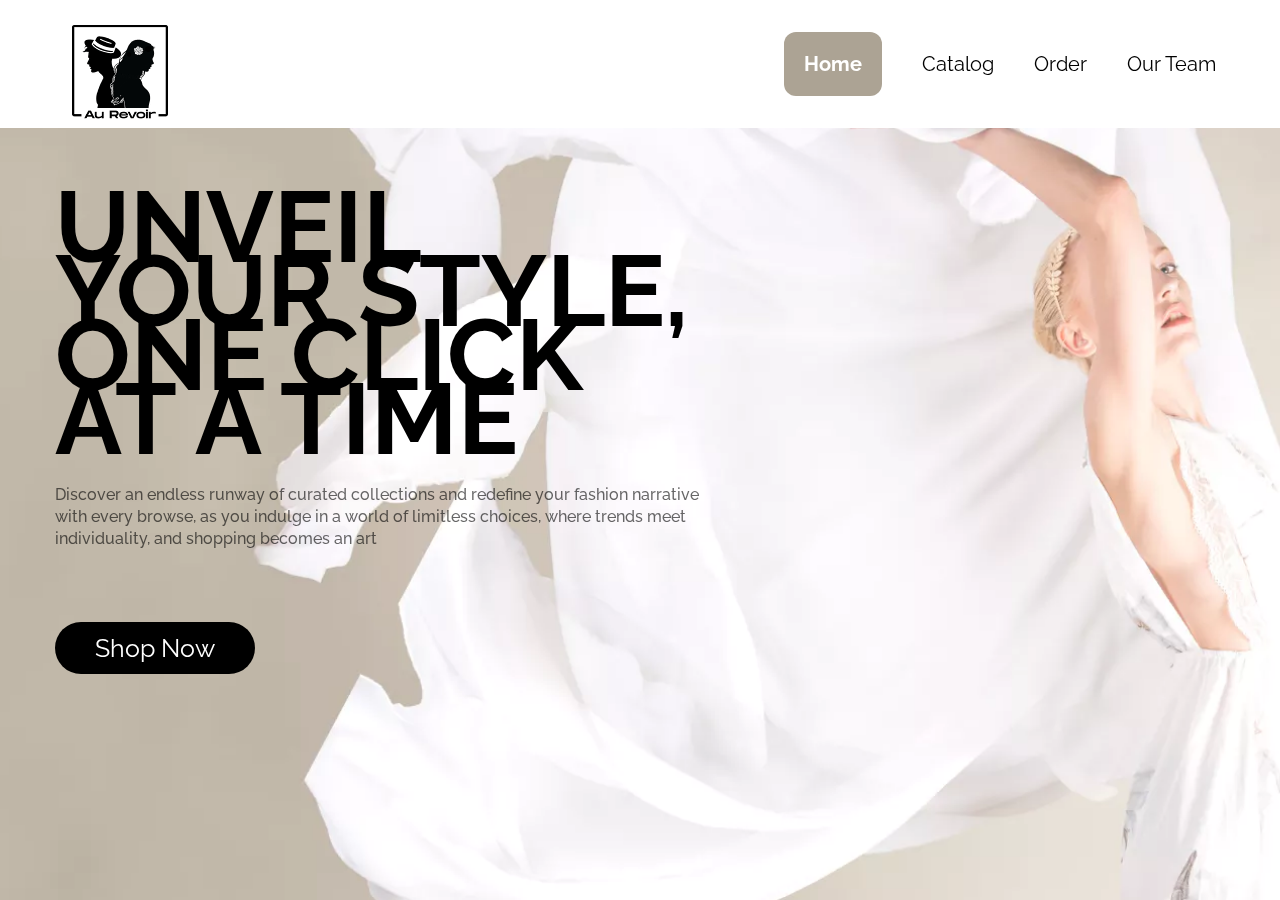
<file: FrontEnd/index.html>
<!DOCTYPE html>
<html lang="english">
  <head>
    <title>home</title>
    <meta name="viewport" content="width=device-width, initial-scale=1.0" />
    <meta charset="utf-8" />
    <link rel="stylesheet" href="https://fonts.googleapis.com/css2?family=Raleway:ital,wght@0,100;0,200;0,300;0,400;0,500;0,600;0,700;0,800;0,900;1,100;1,200;1,300;1,400;1,500;1,600;1,700;1,800;1,900&amp;display=swap" data-tag="font"/>
    <link href="css/index.css" rel="stylesheet"/>
  </head>
  <body>
    <div>
      <div class="home-container">
        <nav class="navbar-container">
          <div class="logo">
              <img src="img/logo-website-1.png" alt="">
          </div>
          <div class="menu">
              <a href="index.html" class="active">Home</a>
              <a href="html/catalog.html">Catalog</a>
              <a href="html/order.html">Order</a>
              <a href="html/ourteam.html">Our Team</a>
          </div>
        </nav>  
      <section class="home-content">
        <div class="introduction">
          <h1 class="intro">UNVEIL YOUR STYLE, ONE CLICK AT A TIME</h1>
        </section>
        <section class="keterangan">
          <div class="deskripsi">
              <h3 class="h3">Discover an endless runway of curated collections and redefine
                  your fashion narrative with every browse, as you indulge in a
                  world of limitless choices, where trends meet individuality, and
                  shopping becomes an art</h3>
          </div>
        </section>
        <section class="button-page">
          <div class="button">
            <a href="html/catalog.html">
              <p><button>Shop Now</button></p>
            </a>
            </div>
        </section>
      </section>
    </div>
  </body>
</html>
</file>
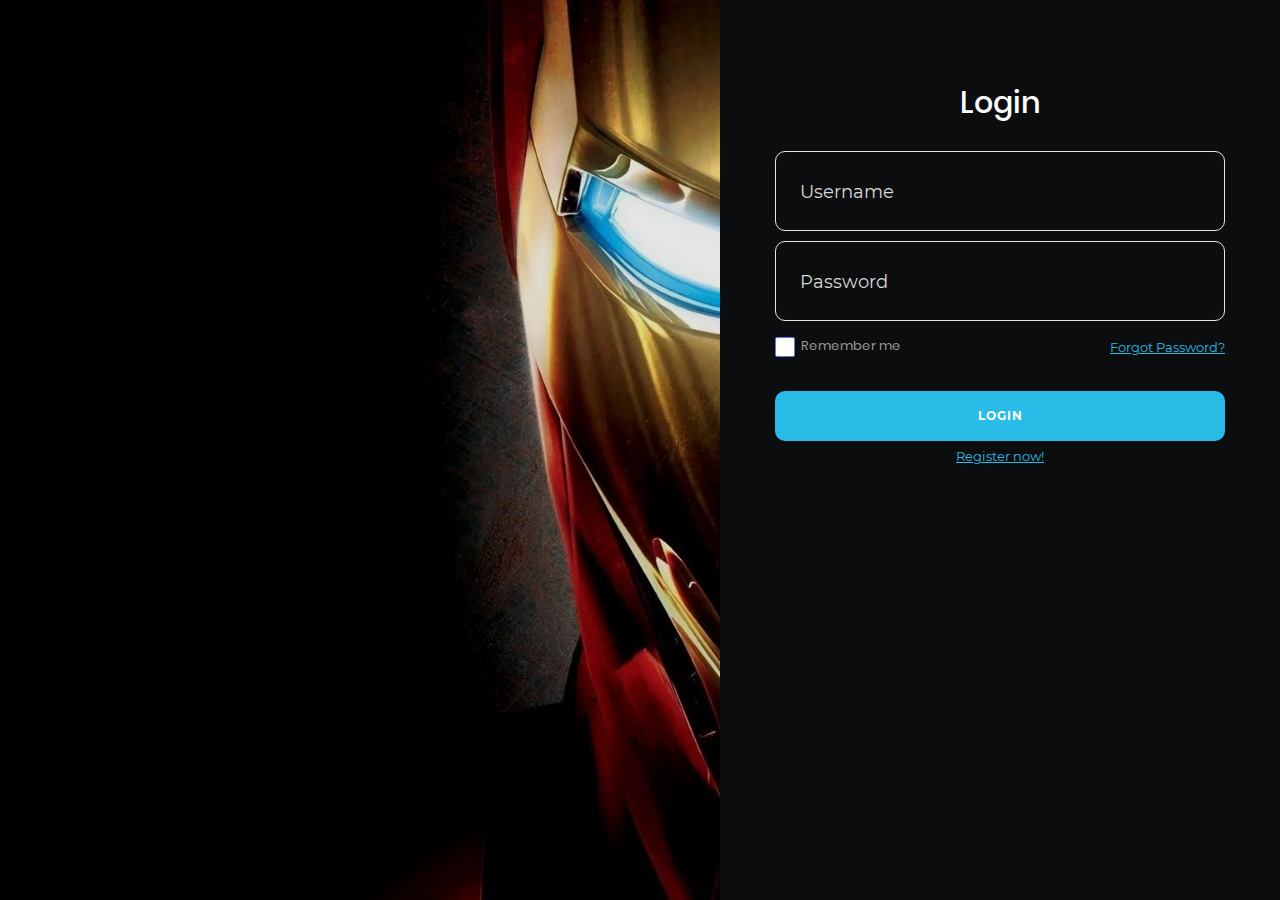
<file: FrontEnd/login.html>
<!DOCTYPE html>
<html lang="en">
<head>
	<title>Login</title>
	<meta charset="UTF-8">
	<meta name="viewport" content="width=device-width, initial-scale=1">
<!--===============================================================================================-->	
	<link rel="icon" type="image/png" href="images/icons/favicon.ico"/>
<!--===============================================================================================-->
	<link rel="stylesheet" type="text/css" href="fonts/font-awesome-4.7.0/css/font-awesome.min.css">
<!--===============================================================================================-->
	<link rel="stylesheet" type="text/css" href="css/util.css">
	<link rel="stylesheet" type="text/css" href="css/main.css">
<!--===============================================================================================-->
</head>
<body style="background-color: #666666;">
	
	<div class="limiter">
		<div class="container-login100">
			<div class="wrap-login100">
				<form class="login100-form validate-form">
					<span class="login100-form-title p-b-30">
						Login
					</span>
					
					
					<div class="wrap-input100">
						<input class="input100" type="text" id="username" name="username">
						<span class="focus-input100"></span>
						<span class="label-input100">Username</span>
					</div>
					
					
					<div class="wrap-input100">
						<input class="input100" type="password" id="password" name="password">
						<span class="focus-input100"></span>
						<span class="label-input100">Password</span>
					</div>

					<div class="flex-sb-m w-full p-t-3 p-b-32">
						<div class="contact100-form-checkbox">
							<input class="input-checkbox100" id="ckb1" type="checkbox" name="remember-me">
							<label class="label-checkbox100" for="ckb1">
								Remember me
							</label>
						</div>

						<div>
							<a href="#" class="txt1">
								Forgot Password?
							</a>
						</div>
					</div>
			

					<div class="container-login100-form-btn">
						<button class="login100-form-btn" onclick="validateLogin()">
							Login
						</button>
					</div>
					
					<div class="text-center p-t-2 p-b-10">
						<a href="register.html" class="txt1">
							Register now!
						</a>
					</div>					
				</form>

				<div class="login100-more" style="background-image: url('img/bg.webp');">
				</div>
			</div>
		</div>
	</div>
	
    <script src="js/login.js"></script>
</body>
</html>
</file>
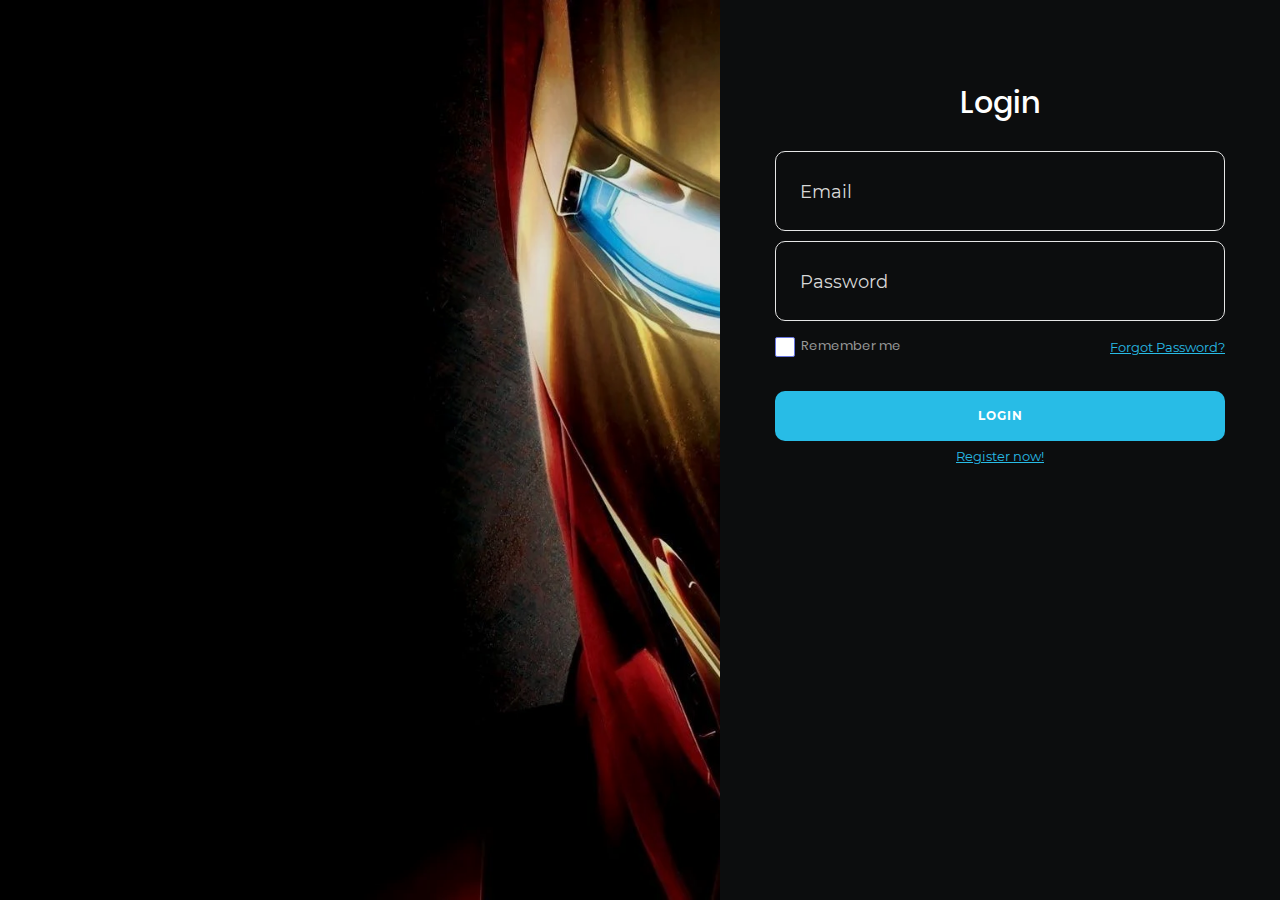
<file: testingWeb/login.html>
<!DOCTYPE html>
<html lang="en">
<head>
	<title>Login</title>
	<meta charset="UTF-8">
	<meta name="viewport" content="width=device-width, initial-scale=1">
<!--===============================================================================================-->	
	<link rel="icon" type="image/png" href="images/icons/favicon.ico"/>
<!--===============================================================================================-->
	<link rel="stylesheet" type="text/css" href="fonts/font-awesome-4.7.0/css/font-awesome.min.css">
<!--===============================================================================================-->
	<link rel="stylesheet" type="text/css" href="css/util.css">
	<link rel="stylesheet" type="text/css" href="css/main.css">
<!--===============================================================================================-->
</head>
<body style="background-color: #666666;">
	
	<div class="limiter">
		<div class="container-login100">
			<div class="wrap-login100">
				<form class="login100-form validate-form">
					<span class="login100-form-title p-b-30">
						Login
					</span>
					
					
					<div class="wrap-input100">
						<input class="input100" type="text" name="email">
						<span class="focus-input100"></span>
						<span class="label-input100">Email</span>
					</div>
					
					
					<div class="wrap-input100">
						<input class="input100" type="password" name="pass">
						<span class="focus-input100"></span>
						<span class="label-input100">Password</span>
					</div>

					<div class="flex-sb-m w-full p-t-3 p-b-32">
						<div class="contact100-form-checkbox">
							<input class="input-checkbox100" id="ckb1" type="checkbox" name="remember-me">
							<label class="label-checkbox100" for="ckb1">
								Remember me
							</label>
						</div>

						<div>
							<a href="#" class="txt1">
								Forgot Password?
							</a>
						</div>
					</div>
			

					<div class="container-login100-form-btn">
						<button class="login100-form-btn">
							Login
						</button>
					</div>
					
					<div class="text-center p-t-2 p-b-10">
						<a href="register.html" class="txt1">
							Register now!
						</a>
					</div>					
				</form>

				<div class="login100-more" style="background-image: url('images/bg.webp');">
				</div>
			</div>
		</div>
	</div>
</body>
</html>
</file>
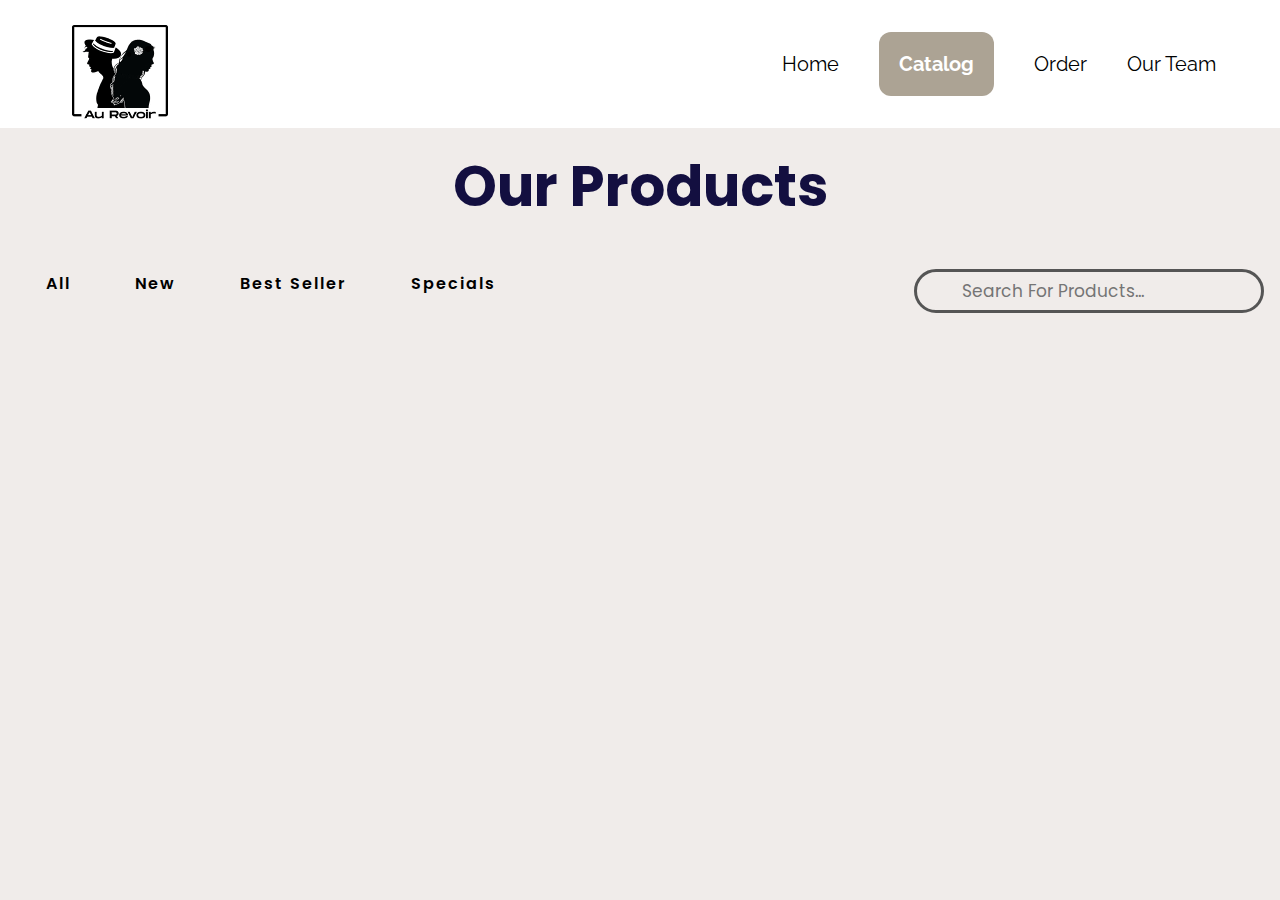
<file: FrontEnd/html/catalog.html>
<!DOCTYPE html>
<html lang="en">
<head>
    <meta charset="UTF-8">
    <meta name="viewport" content="width=device-width, initial-scale=1.0">
    <title>Catalog</title>
    <link rel="stylesheet" href="..\css\catalog.css">
    <link rel="stylesheet" href="https://cdnjs.cloudflare.com/ajax/libs/font-awesome/6.4.2/css/all.min.css" integrity="sha512-z3gLpd7yknf1YoNbCzqRKc4qyor8gaKU1qmn+CShxbuBusANI9QpRohGBreCFkKxLhei6S9CQXFEbbKuqLg0DA==" crossorigin="anonymous" referrerpolicy="no-referrer"/>
    <link rel="stylesheet" href="https://fonts.googleapis.com/css2?family=Raleway:ital,wght@0,100;0,200;0,300;0,400;0,500;0,600;0,700;0,800;0,900;1,100;1,200;1,300;1,400;1,500;1,600;1,700;1,800;1,900&amp;display=swap" data-tag="font"/>
    <link rel="stylesheet" href="https://fonts.googleapis.com/css2?family=Poppins:wght@100;300;400;500;600&display=swap">
    <link rel="stylesheet" href="https://cdnjs.cloudflare.com/ajax/libs/font-awesome/5.15.4/css/all.min.css">
</head>
<body>

    <!-- header section starts -->

    <nav class="navbar-container">
        <div class="logo">
            <img src="../img/logo-website-1.png" alt="">
        </div>
        <div class="menu">
            <a href="../index.html">Home</a>
            <a href="catalog.html" class="active">Catalog</a>
            <a href="order.html">Order</a>
            <a href="ourteam.html">Our Team</a>
        </div>
    </nav>

    <!-- header section ends -->

    <!-- products section starts -->

    <section class="products" id="products">

        <div class="heading">
            <h1>our products</h1>
        </div>

        <div class="filter-search">
            <div class = "filter-btns">
                <button type = "button" class = "filter-btn" id = "all">all</button>
                <button type = "button" class = "filter-btn" id = "new">new</button>
                <button type = "button" class = "filter-btn" id = "best-sellers">best seller</button>
                <button type = "button" class = "filter-btn" id = "specials">specials</button>
            </div>
            <form action="" class="search-form">
                <span class="icon-search"><i class="fa-solid fa-magnifying-glass"></i></span>
                <input type="search" name="" id="find" placeholder="Search for products..."/>
            </form>
        </div>

        <div class="filter-products">
            <!-- dynamic products -->
        </div>

    </section>

    <!-- products section ends -->

<script src="..\js\catalog.js"></script>

</body>
</html>
</file>
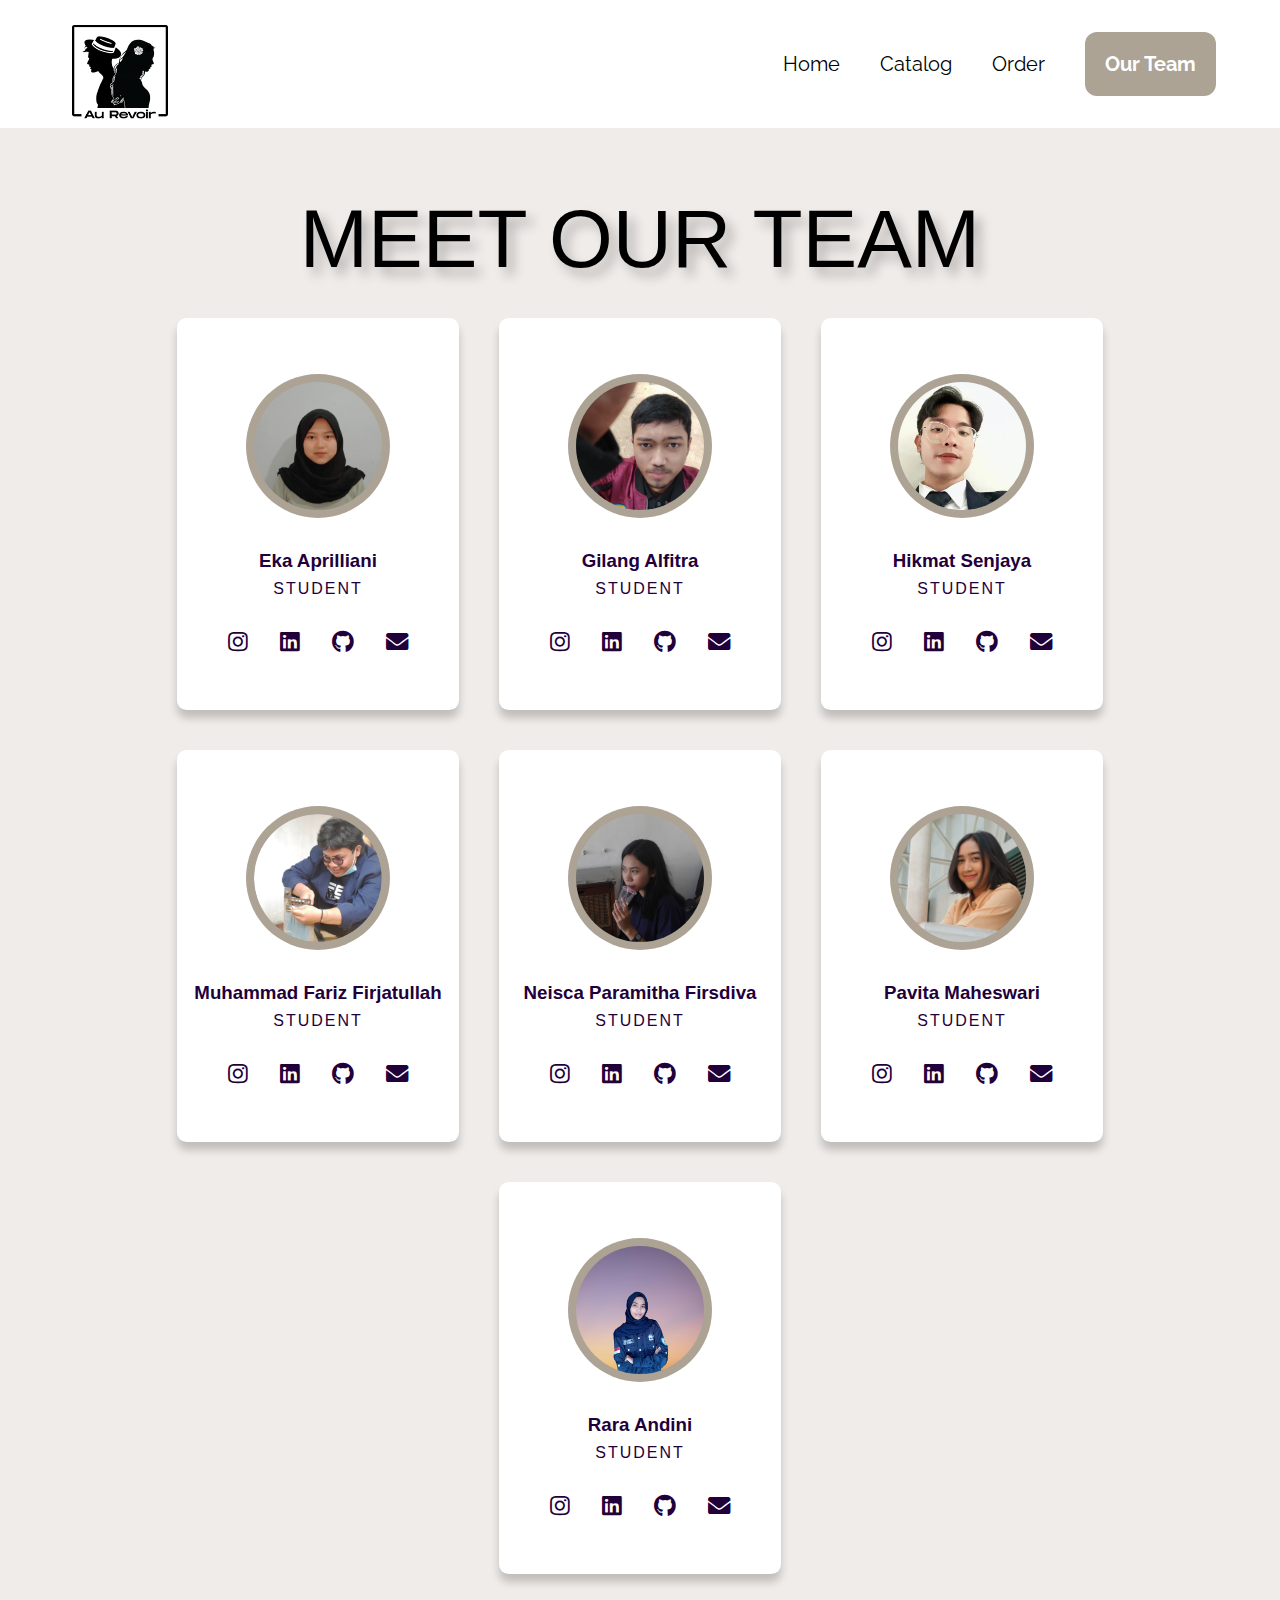
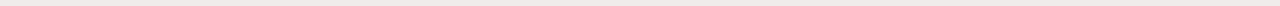
<file: FrontEnd/html/ourteam.html>
<!DOCTYPE html>
<html lang="en">
<head>
    <meta charset="UTF-8">
    <meta name="viewport" content="width=device-width, initial-scale=1.0">
    <title>OUR TEAM</title>
    <link rel="stylesheet" href="../css/ourteam.css">
    <link rel="stylesheet" href="https://cdnjs.cloudflare.com/ajax/libs/font-awesome/5.15.4/css/all.min.css"/>
    <link rel="stylesheet" href="https://fonts.googleapis.com/css2?family=Raleway:ital,wght@0,100;0,200;0,300;0,400;0,500;0,600;0,700;0,800;0,900;1,100;1,200;1,300;1,400;1,500;1,600;1,700;1,800;1,900&amp;display=swap" data-tag="font"/>
</head>
<body>
    <div class="home-container">
        <nav class="navbar-container">
            <div class="logo">
                <img src="../img/logo-website-1.png" alt="">
            </div>
            <div class="menu">
                <a href="../index.html">Home</a>
                <a href="catalog.html">Catalog</a>
                <a href="order.html">Order</a>
                <a href="ourteam.html" class="active">Our Team</a>
            </div>
        </nav>
        <section class="ourteam-content">
            <div class="title">
                <h1>MEET OUR TEAM</h1>
            </div>
            <div class="ourteam">
                <div class="card">
                    <div class="img-container">
                        <img src="..\img\eka.jpg" alt="">
                    </div>
                    <h3>Eka Aprilliani</h3>
                    <p>Student</p>
                    <div class="icons">
                        <a href="https://instagram.com/yewnzka?igshid=NzZlODBkYWE4Ng==">
                            <i class="fab fa-instagram"></i>
                        </a>
                        <a href="https://www.linkedin.com/in/eka-aprilliani-b51b96280/">
                            <i class="fab fa-linkedin"></i>
                        </a>
                        <a href="https://github.com/EkaAprll">
                            <i class="fab fa-github"></i>
                        </a>
                        <a href="mailto:aprillianieka24@gmail.com">
                            <i class="fas fa-envelope"></i>
                        </a>
                    </div>
                </div>
                <div class="card">
                    <div class="img-container">
                        <img src="../img/gilang.jpeg" alt="">
                    </div>
                    <h3>Gilang Alfitra</h3>
                    <p>Student</p>
                    <div class="icons">
                        <a href="https://www.instagram.com/gilangalfitra_/">
                            <i class="fab fa-instagram"></i>
                        </a>
                        <a href="https://www.linkedin.com/in/gilangalfitra/">
                            <i class="fab fa-linkedin"></i>
                        </a>
                        <a href="https://github.com/gilangalfitra">
                            <i class="fab fa-github"></i>
                        </a>
                        <a href="mailto:gilangalfitra5@gmail.com">
                            <i class="fas fa-envelope"></i>
                        </a>
                    </div>
                </div>
                <div class="card">
                    <div class="img-container">
                        <img src="../img/hikmat.png" alt="">
                    </div>
                    <h3>Hikmat Senjaya</h3>
                    <p>Student</p>
                    <div class="icons">
                        <a href="https://www.instagram.com/abcdefghi_kmatsenjaya/">
                            <i class="fab fa-instagram"></i>
                        </a>
                        <a href="https://www.linkedin.com/in/hikmat-senjaya-53a401195?trk=contact-info">
                            <i class="fab fa-linkedin"></i>
                        </a>
                        <a href="https://github.com/hikmat-max">
                            <i class="fab fa-github"></i>
                        </a>
                        <a href="mailto:hikmatsenjaya117@gmail.com">
                            <i class="fas fa-envelope"></i>
                        </a>
                    </div>
                </div>
                <div class="card">
                    <div class="img-container">
                        <img src="../img/ais.png" alt="">
                    </div>
                    <h3>Muhammad Fariz Firjatullah</h3>
                    <p>Student</p>
                    <div class="icons">
                        <a href="https://www.instagram.com/farizfirjatulla_h/">
                            <i class="fab fa-instagram"></i>
                        </a>
                        <a href="https://www.linkedin.com/in/muhammad-fariz-firjatullah-866887209/">
                            <i class="fab fa-linkedin"></i>
                        </a>
                        <a href="https://github.com/mfarizfirjatullah">
                            <i class="fab fa-github"></i>
                        </a>
                        <a href="mailto:farizfirjatullah@gmail.com">
                            <i class="fas fa-envelope"></i>
                        </a>
                    </div>
                </div>
                <div class="card">
                    <div class="img-container">
                        <img src="../img/Diva.jpg" alt="">
                    </div>
                    <h3>Neisca Paramitha Firsdiva</h3>
                    <p>Student</p>
                    <div class="icons">
                        <a href="https://www.instagram.com/npfdiva_/">
                            <i class="fab fa-instagram"></i>
                        </a>
                        <a href="https://www.linkedin.com/in/neisca-paramitha-firsdiva/">
                            <i class="fab fa-linkedin"></i>
                        </a>
                        <a href="https://github.com/neiscapf">
                            <i class="fab fa-github"></i>
                        </a>
                        <a href="npfirsdiva@gmail.com">
                            <i class="fas fa-envelope"></i>
                        </a>
                    </div>
                </div>
                <div class="card">
                    <div class="img-container">
                        <img src="../img/pavita.jpg" alt="">
                    </div>
                    <h3>Pavita Maheswari</h3>
                    <p>Student</p>
                    <div class="icons">
                        <a href="https://www.instagram.com/pavitamip">
                            <i class="fab fa-instagram"></i>
                        </a>
                        <a href="https://www.linkedin.com/in/pavita-maheswari-iswandaru-putri/">
                            <i class="fab fa-linkedin"></i>
                        </a>
                        <a href="https://github.com/pevmip">
                            <i class="fab fa-github"></i>
                        </a>
                        <a href="mailto:pavita.iswandaru@gmail.com">
                            <i class="fas fa-envelope"></i>
                        </a>
                    </div>
                </div>
                <div class="card">
                    <div class="img-container">
                        <img src="../img/rara.jpg" alt="">
                    </div>
                    <h3>Rara Andini</h3>
                    <p>Student</p>
                    <div class="icons">
                        <a href="https://www.instagram.com/raraaaaand/">
                            <i class="fab fa-instagram"></i>
                        </a>
                        <a href="https://www.linkedin.com/in/raraaaaand/">
                            <i class="fab fa-linkedin"></i>
                        </a>
                        <a href="https://github.com/randddin">
                            <i class="fab fa-github"></i>
                        </a>
                        <a href="mailto:arariandin@gmail.com">
                            <i class="fas fa-envelope"></i>
                        </a>
                    </div>
                </div>
            </div>
        </section>
    </div>
</body>
</html>
</file>
<file: FrontEnd/css/index.css>
.home-container {
  min-height: 100vh;
  background-image: url('../img/unsplash-vctdb93yiqy.png');
  background-repeat: no-repeat; 
  background-position: center center;
  background-size: cover;
  position: fixed;
  top: 0;
  left: 0;
  right:0;
  width: 100%;
  height: 100%;
  z-index: 1;
  overflow-y: scroll;
  overflow-x: hidden;
}


.navbar-container {
  display: flex;
  flex-wrap: wrap;
  background-color: #ffffff;
}

.logo img {
  margin-top: 20px;
  padding-left: 50px;
  top: 20px;
  left: 82px;
}

.navbar-container>.menu {
  margin-left: auto;
  padding-left: 65px;
  padding-right: 5%;
  width: 38%;
  display: flex;
  gap: 40px;
  font-size: 20px;
  font-style: Regular;
  text-align: left;
  font-family: Raleway;
  font-weight: 400;
  justify-content: flex-end;
  align-items: center;
}

.navbar-container>.menu>a {
  text-decoration: none;
  color: rgba(0, 0, 0, 1);
  text-shadow: #555;
}

.menu a.active {
  background-color: rgba(172, 163, 148, 1);
  color: white;
  font-weight: bold;
  padding: 20px;
  border-radius: 12px;
}

.home-content {
  color: #aca394;
}

.introduction {
  display: flex;
  flex-wrap: wrap;
  color: black;
  font-weight: 0;
  width: 100%;
  margin: 0px;
  font-family: Raleway;
  font-size: 50px;
  line-height: 64px;
  font-stretch: normal;
  text-decoration: none;
  font-weight: 900;
}

.intro {
  padding-left: 55px;
  width: 648px;
}


.deskripsi {
  display: flex;
  flex-wrap: wrap;
  margin-top: -190px;
  justify-content: space-between;
  width: 100%;
  align-items: center;
}

.h3 {
  padding-left: 55px;
  padding-top: 140px;
  text-align: justify;
  width: 650px;
  font-size: 16px;
  font-style: Medium;
  text-align: left;
  font-family: Raleway;
  font-weight: 500;
  line-height: 22px;
  color: rgba(0, 0, 0, 0.6000000238418579);
}

.button {
  display: flex;
  flex-wrap: wrap;
  justify-content: space-between;
  width: 100%;
  margin-top: -150px;
}

button {
  margin-left: 55px;
  font-size: 25px;
  font-weight: semibold;
  color: #ffffff;
  background-color: black;
  margin-top: 190px;
  line-height: 2;
  border: none;
  border-radius: 100px;
  cursor: pointer;
  display: inline-block;
  width: 200px;
  font-family: Raleway;
}

/* For smartphone*/
@media screen and (max-width: 770px) {
  .navbar-container {
    flex-direction: column;
    justify-content: center;
    align-items: center;
    height: 244px;
    z-index: 2;
  }
  
  .home-content {
    z-index: 3;
  }

  .logo img {
    margin-top: 20px;
    justify-content: center;
    align-items: center;

  }
  
  .navbar-container> .menu {
    display: flex;
    gap: 40px;
    font-size: 20px;
    font-style: Regular;
    text-align: left;
    font-family: Raleway;
    font-weight: 400;
    justify-content: flex-end;
    align-items: center;
    margin: auto;
    padding-right: auto;
    width: auto;
  }

  .menu a.active {
    padding: 10px;
  }
}
</file>
<file: FrontEnd/css/util.css>
/*[ FONT SIZE ]
///////////////////////////////////////////////////////////
*/
.fs-1 {font-size: 1px;}
.fs-2 {font-size: 2px;}
.fs-3 {font-size: 3px;}
.fs-4 {font-size: 4px;}
.fs-5 {font-size: 5px;}
.fs-6 {font-size: 6px;}
.fs-7 {font-size: 7px;}
.fs-8 {font-size: 8px;}
.fs-9 {font-size: 9px;}
.fs-10 {font-size: 10px;}
.fs-11 {font-size: 11px;}
.fs-12 {font-size: 12px;}
.fs-13 {font-size: 13px;}
.fs-14 {font-size: 14px;}
.fs-15 {font-size: 15px;}
.fs-16 {font-size: 16px;}
.fs-17 {font-size: 17px;}
.fs-18 {font-size: 18px;}
.fs-19 {font-size: 19px;}
.fs-20 {font-size: 20px;}
.fs-21 {font-size: 21px;}
.fs-22 {font-size: 22px;}
.fs-23 {font-size: 23px;}
.fs-24 {font-size: 24px;}
.fs-25 {font-size: 25px;}
.fs-26 {font-size: 26px;}
.fs-27 {font-size: 27px;}
.fs-28 {font-size: 28px;}
.fs-29 {font-size: 29px;}
.fs-30 {font-size: 30px;}
.fs-31 {font-size: 31px;}
.fs-32 {font-size: 32px;}
.fs-33 {font-size: 33px;}
.fs-34 {font-size: 34px;}
.fs-35 {font-size: 35px;}
.fs-36 {font-size: 36px;}
.fs-37 {font-size: 37px;}
.fs-38 {font-size: 38px;}
.fs-39 {font-size: 39px;}
.fs-40 {font-size: 40px;}
.fs-41 {font-size: 41px;}
.fs-42 {font-size: 42px;}
.fs-43 {font-size: 43px;}
.fs-44 {font-size: 44px;}
.fs-45 {font-size: 45px;}
.fs-46 {font-size: 46px;}
.fs-47 {font-size: 47px;}
.fs-48 {font-size: 48px;}
.fs-49 {font-size: 49px;}
.fs-50 {font-size: 50px;}
.fs-51 {font-size: 51px;}
.fs-52 {font-size: 52px;}
.fs-53 {font-size: 53px;}
.fs-54 {font-size: 54px;}
.fs-55 {font-size: 55px;}
.fs-56 {font-size: 56px;}
.fs-57 {font-size: 57px;}
.fs-58 {font-size: 58px;}
.fs-59 {font-size: 59px;}
.fs-60 {font-size: 60px;}
.fs-61 {font-size: 61px;}
.fs-62 {font-size: 62px;}
.fs-63 {font-size: 63px;}
.fs-64 {font-size: 64px;}
.fs-65 {font-size: 65px;}
.fs-66 {font-size: 66px;}
.fs-67 {font-size: 67px;}
.fs-68 {font-size: 68px;}
.fs-69 {font-size: 69px;}
.fs-70 {font-size: 70px;}
.fs-71 {font-size: 71px;}
.fs-72 {font-size: 72px;}
.fs-73 {font-size: 73px;}
.fs-74 {font-size: 74px;}
.fs-75 {font-size: 75px;}
.fs-76 {font-size: 76px;}
.fs-77 {font-size: 77px;}
.fs-78 {font-size: 78px;}
.fs-79 {font-size: 79px;}
.fs-80 {font-size: 80px;}
.fs-81 {font-size: 81px;}
.fs-82 {font-size: 82px;}
.fs-83 {font-size: 83px;}
.fs-84 {font-size: 84px;}
.fs-85 {font-size: 85px;}
.fs-86 {font-size: 86px;}
.fs-87 {font-size: 87px;}
.fs-88 {font-size: 88px;}
.fs-89 {font-size: 89px;}
.fs-90 {font-size: 90px;}
.fs-91 {font-size: 91px;}
.fs-92 {font-size: 92px;}
.fs-93 {font-size: 93px;}
.fs-94 {font-size: 94px;}
.fs-95 {font-size: 95px;}
.fs-96 {font-size: 96px;}
.fs-97 {font-size: 97px;}
.fs-98 {font-size: 98px;}
.fs-99 {font-size: 99px;}
.fs-100 {font-size: 100px;}
.fs-101 {font-size: 101px;}
.fs-102 {font-size: 102px;}
.fs-103 {font-size: 103px;}
.fs-104 {font-size: 104px;}
.fs-105 {font-size: 105px;}
.fs-106 {font-size: 106px;}
.fs-107 {font-size: 107px;}
.fs-108 {font-size: 108px;}
.fs-109 {font-size: 109px;}
.fs-110 {font-size: 110px;}
.fs-111 {font-size: 111px;}
.fs-112 {font-size: 112px;}
.fs-113 {font-size: 113px;}
.fs-114 {font-size: 114px;}
.fs-115 {font-size: 115px;}
.fs-116 {font-size: 116px;}
.fs-117 {font-size: 117px;}
.fs-118 {font-size: 118px;}
.fs-119 {font-size: 119px;}
.fs-120 {font-size: 120px;}
.fs-121 {font-size: 121px;}
.fs-122 {font-size: 122px;}
.fs-123 {font-size: 123px;}
.fs-124 {font-size: 124px;}
.fs-125 {font-size: 125px;}
.fs-126 {font-size: 126px;}
.fs-127 {font-size: 127px;}
.fs-128 {font-size: 128px;}
.fs-129 {font-size: 129px;}
.fs-130 {font-size: 130px;}
.fs-131 {font-size: 131px;}
.fs-132 {font-size: 132px;}
.fs-133 {font-size: 133px;}
.fs-134 {font-size: 134px;}
.fs-135 {font-size: 135px;}
.fs-136 {font-size: 136px;}
.fs-137 {font-size: 137px;}
.fs-138 {font-size: 138px;}
.fs-139 {font-size: 139px;}
.fs-140 {font-size: 140px;}
.fs-141 {font-size: 141px;}
.fs-142 {font-size: 142px;}
.fs-143 {font-size: 143px;}
.fs-144 {font-size: 144px;}
.fs-145 {font-size: 145px;}
.fs-146 {font-size: 146px;}
.fs-147 {font-size: 147px;}
.fs-148 {font-size: 148px;}
.fs-149 {font-size: 149px;}
.fs-150 {font-size: 150px;}
.fs-151 {font-size: 151px;}
.fs-152 {font-size: 152px;}
.fs-153 {font-size: 153px;}
.fs-154 {font-size: 154px;}
.fs-155 {font-size: 155px;}
.fs-156 {font-size: 156px;}
.fs-157 {font-size: 157px;}
.fs-158 {font-size: 158px;}
.fs-159 {font-size: 159px;}
.fs-160 {font-size: 160px;}
.fs-161 {font-size: 161px;}
.fs-162 {font-size: 162px;}
.fs-163 {font-size: 163px;}
.fs-164 {font-size: 164px;}
.fs-165 {font-size: 165px;}
.fs-166 {font-size: 166px;}
.fs-167 {font-size: 167px;}
.fs-168 {font-size: 168px;}
.fs-169 {font-size: 169px;}
.fs-170 {font-size: 170px;}
.fs-171 {font-size: 171px;}
.fs-172 {font-size: 172px;}
.fs-173 {font-size: 173px;}
.fs-174 {font-size: 174px;}
.fs-175 {font-size: 175px;}
.fs-176 {font-size: 176px;}
.fs-177 {font-size: 177px;}
.fs-178 {font-size: 178px;}
.fs-179 {font-size: 179px;}
.fs-180 {font-size: 180px;}
.fs-181 {font-size: 181px;}
.fs-182 {font-size: 182px;}
.fs-183 {font-size: 183px;}
.fs-184 {font-size: 184px;}
.fs-185 {font-size: 185px;}
.fs-186 {font-size: 186px;}
.fs-187 {font-size: 187px;}
.fs-188 {font-size: 188px;}
.fs-189 {font-size: 189px;}
.fs-190 {font-size: 190px;}
.fs-191 {font-size: 191px;}
.fs-192 {font-size: 192px;}
.fs-193 {font-size: 193px;}
.fs-194 {font-size: 194px;}
.fs-195 {font-size: 195px;}
.fs-196 {font-size: 196px;}
.fs-197 {font-size: 197px;}
.fs-198 {font-size: 198px;}
.fs-199 {font-size: 199px;}
.fs-200 {font-size: 200px;}

/*[ PADDING ]
///////////////////////////////////////////////////////////
*/
.p-t-0 {padding-top: 0px;}
.p-t-1 {padding-top: 1px;}
.p-t-2 {padding-top: 2px;}
.p-t-3 {padding-top: 3px;}
.p-t-4 {padding-top: 4px;}
.p-t-5 {padding-top: 5px;}
.p-t-6 {padding-top: 6px;}
.p-t-7 {padding-top: 7px;}
.p-t-8 {padding-top: 8px;}
.p-t-9 {padding-top: 9px;}
.p-t-10 {padding-top: 10px;}
.p-t-11 {padding-top: 11px;}
.p-t-12 {padding-top: 12px;}
.p-t-13 {padding-top: 13px;}
.p-t-14 {padding-top: 14px;}
.p-t-15 {padding-top: 15px;}
.p-t-16 {padding-top: 16px;}
.p-t-17 {padding-top: 17px;}
.p-t-18 {padding-top: 18px;}
.p-t-19 {padding-top: 19px;}
.p-t-20 {padding-top: 20px;}
.p-t-21 {padding-top: 21px;}
.p-t-22 {padding-top: 22px;}
.p-t-23 {padding-top: 23px;}
.p-t-24 {padding-top: 24px;}
.p-t-25 {padding-top: 25px;}
.p-t-26 {padding-top: 26px;}
.p-t-27 {padding-top: 27px;}
.p-t-28 {padding-top: 28px;}
.p-t-29 {padding-top: 29px;}
.p-t-30 {padding-top: 30px;}
.p-t-31 {padding-top: 31px;}
.p-t-32 {padding-top: 32px;}
.p-t-33 {padding-top: 33px;}
.p-t-34 {padding-top: 34px;}
.p-t-35 {padding-top: 35px;}
.p-t-36 {padding-top: 36px;}
.p-t-37 {padding-top: 37px;}
.p-t-38 {padding-top: 38px;}
.p-t-39 {padding-top: 39px;}
.p-t-40 {padding-top: 40px;}
.p-t-41 {padding-top: 41px;}
.p-t-42 {padding-top: 42px;}
.p-t-43 {padding-top: 43px;}
.p-t-44 {padding-top: 44px;}
.p-t-45 {padding-top: 45px;}
.p-t-46 {padding-top: 46px;}
.p-t-47 {padding-top: 47px;}
.p-t-48 {padding-top: 48px;}
.p-t-49 {padding-top: 49px;}
.p-t-50 {padding-top: 50px;}
.p-t-51 {padding-top: 51px;}
.p-t-52 {padding-top: 52px;}
.p-t-53 {padding-top: 53px;}
.p-t-54 {padding-top: 54px;}
.p-t-55 {padding-top: 55px;}
.p-t-56 {padding-top: 56px;}
.p-t-57 {padding-top: 57px;}
.p-t-58 {padding-top: 58px;}
.p-t-59 {padding-top: 59px;}
.p-t-60 {padding-top: 60px;}
.p-t-61 {padding-top: 61px;}
.p-t-62 {padding-top: 62px;}
.p-t-63 {padding-top: 63px;}
.p-t-64 {padding-top: 64px;}
.p-t-65 {padding-top: 65px;}
.p-t-66 {padding-top: 66px;}
.p-t-67 {padding-top: 67px;}
.p-t-68 {padding-top: 68px;}
.p-t-69 {padding-top: 69px;}
.p-t-70 {padding-top: 70px;}
.p-t-71 {padding-top: 71px;}
.p-t-72 {padding-top: 72px;}
.p-t-73 {padding-top: 73px;}
.p-t-74 {padding-top: 74px;}
.p-t-75 {padding-top: 75px;}
.p-t-76 {padding-top: 76px;}
.p-t-77 {padding-top: 77px;}
.p-t-78 {padding-top: 78px;}
.p-t-79 {padding-top: 79px;}
.p-t-80 {padding-top: 80px;}
.p-t-81 {padding-top: 81px;}
.p-t-82 {padding-top: 82px;}
.p-t-83 {padding-top: 83px;}
.p-t-84 {padding-top: 84px;}
.p-t-85 {padding-top: 85px;}
.p-t-86 {padding-top: 86px;}
.p-t-87 {padding-top: 87px;}
.p-t-88 {padding-top: 88px;}
.p-t-89 {padding-top: 89px;}
.p-t-90 {padding-top: 90px;}
.p-t-91 {padding-top: 91px;}
.p-t-92 {padding-top: 92px;}
.p-t-93 {padding-top: 93px;}
.p-t-94 {padding-top: 94px;}
.p-t-95 {padding-top: 95px;}
.p-t-96 {padding-top: 96px;}
.p-t-97 {padding-top: 97px;}
.p-t-98 {padding-top: 98px;}
.p-t-99 {padding-top: 99px;}
.p-t-100 {padding-top: 100px;}
.p-t-101 {padding-top: 101px;}
.p-t-102 {padding-top: 102px;}
.p-t-103 {padding-top: 103px;}
.p-t-104 {padding-top: 104px;}
.p-t-105 {padding-top: 105px;}
.p-t-106 {padding-top: 106px;}
.p-t-107 {padding-top: 107px;}
.p-t-108 {padding-top: 108px;}
.p-t-109 {padding-top: 109px;}
.p-t-110 {padding-top: 110px;}
.p-t-111 {padding-top: 111px;}
.p-t-112 {padding-top: 112px;}
.p-t-113 {padding-top: 113px;}
.p-t-114 {padding-top: 114px;}
.p-t-115 {padding-top: 115px;}
.p-t-116 {padding-top: 116px;}
.p-t-117 {padding-top: 117px;}
.p-t-118 {padding-top: 118px;}
.p-t-119 {padding-top: 119px;}
.p-t-120 {padding-top: 120px;}
.p-t-121 {padding-top: 121px;}
.p-t-122 {padding-top: 122px;}
.p-t-123 {padding-top: 123px;}
.p-t-124 {padding-top: 124px;}
.p-t-125 {padding-top: 125px;}
.p-t-126 {padding-top: 126px;}
.p-t-127 {padding-top: 127px;}
.p-t-128 {padding-top: 128px;}
.p-t-129 {padding-top: 129px;}
.p-t-130 {padding-top: 130px;}
.p-t-131 {padding-top: 131px;}
.p-t-132 {padding-top: 132px;}
.p-t-133 {padding-top: 133px;}
.p-t-134 {padding-top: 134px;}
.p-t-135 {padding-top: 135px;}
.p-t-136 {padding-top: 136px;}
.p-t-137 {padding-top: 137px;}
.p-t-138 {padding-top: 138px;}
.p-t-139 {padding-top: 139px;}
.p-t-140 {padding-top: 140px;}
.p-t-141 {padding-top: 141px;}
.p-t-142 {padding-top: 142px;}
.p-t-143 {padding-top: 143px;}
.p-t-144 {padding-top: 144px;}
.p-t-145 {padding-top: 145px;}
.p-t-146 {padding-top: 146px;}
.p-t-147 {padding-top: 147px;}
.p-t-148 {padding-top: 148px;}
.p-t-149 {padding-top: 149px;}
.p-t-150 {padding-top: 150px;}
.p-t-151 {padding-top: 151px;}
.p-t-152 {padding-top: 152px;}
.p-t-153 {padding-top: 153px;}
.p-t-154 {padding-top: 154px;}
.p-t-155 {padding-top: 155px;}
.p-t-156 {padding-top: 156px;}
.p-t-157 {padding-top: 157px;}
.p-t-158 {padding-top: 158px;}
.p-t-159 {padding-top: 159px;}
.p-t-160 {padding-top: 160px;}
.p-t-161 {padding-top: 161px;}
.p-t-162 {padding-top: 162px;}
.p-t-163 {padding-top: 163px;}
.p-t-164 {padding-top: 164px;}
.p-t-165 {padding-top: 165px;}
.p-t-166 {padding-top: 166px;}
.p-t-167 {padding-top: 167px;}
.p-t-168 {padding-top: 168px;}
.p-t-169 {padding-top: 169px;}
.p-t-170 {padding-top: 170px;}
.p-t-171 {padding-top: 171px;}
.p-t-172 {padding-top: 172px;}
.p-t-173 {padding-top: 173px;}
.p-t-174 {padding-top: 174px;}
.p-t-175 {padding-top: 175px;}
.p-t-176 {padding-top: 176px;}
.p-t-177 {padding-top: 177px;}
.p-t-178 {padding-top: 178px;}
.p-t-179 {padding-top: 179px;}
.p-t-180 {padding-top: 180px;}
.p-t-181 {padding-top: 181px;}
.p-t-182 {padding-top: 182px;}
.p-t-183 {padding-top: 183px;}
.p-t-184 {padding-top: 184px;}
.p-t-185 {padding-top: 185px;}
.p-t-186 {padding-top: 186px;}
.p-t-187 {padding-top: 187px;}
.p-t-188 {padding-top: 188px;}
.p-t-189 {padding-top: 189px;}
.p-t-190 {padding-top: 190px;}
.p-t-191 {padding-top: 191px;}
.p-t-192 {padding-top: 192px;}
.p-t-193 {padding-top: 193px;}
.p-t-194 {padding-top: 194px;}
.p-t-195 {padding-top: 195px;}
.p-t-196 {padding-top: 196px;}
.p-t-197 {padding-top: 197px;}
.p-t-198 {padding-top: 198px;}
.p-t-199 {padding-top: 199px;}
.p-t-200 {padding-top: 200px;}
.p-t-201 {padding-top: 201px;}
.p-t-202 {padding-top: 202px;}
.p-t-203 {padding-top: 203px;}
.p-t-204 {padding-top: 204px;}
.p-t-205 {padding-top: 205px;}
.p-t-206 {padding-top: 206px;}
.p-t-207 {padding-top: 207px;}
.p-t-208 {padding-top: 208px;}
.p-t-209 {padding-top: 209px;}
.p-t-210 {padding-top: 210px;}
.p-t-211 {padding-top: 211px;}
.p-t-212 {padding-top: 212px;}
.p-t-213 {padding-top: 213px;}
.p-t-214 {padding-top: 214px;}
.p-t-215 {padding-top: 215px;}
.p-t-216 {padding-top: 216px;}
.p-t-217 {padding-top: 217px;}
.p-t-218 {padding-top: 218px;}
.p-t-219 {padding-top: 219px;}
.p-t-220 {padding-top: 220px;}
.p-t-221 {padding-top: 221px;}
.p-t-222 {padding-top: 222px;}
.p-t-223 {padding-top: 223px;}
.p-t-224 {padding-top: 224px;}
.p-t-225 {padding-top: 225px;}
.p-t-226 {padding-top: 226px;}
.p-t-227 {padding-top: 227px;}
.p-t-228 {padding-top: 228px;}
.p-t-229 {padding-top: 229px;}
.p-t-230 {padding-top: 230px;}
.p-t-231 {padding-top: 231px;}
.p-t-232 {padding-top: 232px;}
.p-t-233 {padding-top: 233px;}
.p-t-234 {padding-top: 234px;}
.p-t-235 {padding-top: 235px;}
.p-t-236 {padding-top: 236px;}
.p-t-237 {padding-top: 237px;}
.p-t-238 {padding-top: 238px;}
.p-t-239 {padding-top: 239px;}
.p-t-240 {padding-top: 240px;}
.p-t-241 {padding-top: 241px;}
.p-t-242 {padding-top: 242px;}
.p-t-243 {padding-top: 243px;}
.p-t-244 {padding-top: 244px;}
.p-t-245 {padding-top: 245px;}
.p-t-246 {padding-top: 246px;}
.p-t-247 {padding-top: 247px;}
.p-t-248 {padding-top: 248px;}
.p-t-249 {padding-top: 249px;}
.p-t-250 {padding-top: 250px;}
.p-b-0 {padding-bottom: 0px;}
.p-b-1 {padding-bottom: 1px;}
.p-b-2 {padding-bottom: 2px;}
.p-b-3 {padding-bottom: 3px;}
.p-b-4 {padding-bottom: 4px;}
.p-b-5 {padding-bottom: 5px;}
.p-b-6 {padding-bottom: 6px;}
.p-b-7 {padding-bottom: 7px;}
.p-b-8 {padding-bottom: 8px;}
.p-b-9 {padding-bottom: 9px;}
.p-b-10 {padding-bottom: 10px;}
.p-b-11 {padding-bottom: 11px;}
.p-b-12 {padding-bottom: 12px;}
.p-b-13 {padding-bottom: 13px;}
.p-b-14 {padding-bottom: 14px;}
.p-b-15 {padding-bottom: 15px;}
.p-b-16 {padding-bottom: 16px;}
.p-b-17 {padding-bottom: 17px;}
.p-b-18 {padding-bottom: 18px;}
.p-b-19 {padding-bottom: 19px;}
.p-b-20 {padding-bottom: 20px;}
.p-b-21 {padding-bottom: 21px;}
.p-b-22 {padding-bottom: 22px;}
.p-b-23 {padding-bottom: 23px;}
.p-b-24 {padding-bottom: 24px;}
.p-b-25 {padding-bottom: 25px;}
.p-b-26 {padding-bottom: 26px;}
.p-b-27 {padding-bottom: 27px;}
.p-b-28 {padding-bottom: 28px;}
.p-b-29 {padding-bottom: 29px;}
.p-b-30 {padding-bottom: 30px;}
.p-b-31 {padding-bottom: 31px;}
.p-b-32 {padding-bottom: 32px;}
.p-b-33 {padding-bottom: 33px;}
.p-b-34 {padding-bottom: 34px;}
.p-b-35 {padding-bottom: 35px;}
.p-b-36 {padding-bottom: 36px;}
.p-b-37 {padding-bottom: 37px;}
.p-b-38 {padding-bottom: 38px;}
.p-b-39 {padding-bottom: 39px;}
.p-b-40 {padding-bottom: 40px;}
.p-b-41 {padding-bottom: 41px;}
.p-b-42 {padding-bottom: 42px;}
.p-b-43 {padding-bottom: 43px;}
.p-b-44 {padding-bottom: 44px;}
.p-b-45 {padding-bottom: 45px;}
.p-b-46 {padding-bottom: 46px;}
.p-b-47 {padding-bottom: 47px;}
.p-b-48 {padding-bottom: 48px;}
.p-b-49 {padding-bottom: 49px;}
.p-b-50 {padding-bottom: 50px;}
.p-b-51 {padding-bottom: 51px;}
.p-b-52 {padding-bottom: 52px;}
.p-b-53 {padding-bottom: 53px;}
.p-b-54 {padding-bottom: 54px;}
.p-b-55 {padding-bottom: 55px;}
.p-b-56 {padding-bottom: 56px;}
.p-b-57 {padding-bottom: 57px;}
.p-b-58 {padding-bottom: 58px;}
.p-b-59 {padding-bottom: 59px;}
.p-b-60 {padding-bottom: 60px;}
.p-b-61 {padding-bottom: 61px;}
.p-b-62 {padding-bottom: 62px;}
.p-b-63 {padding-bottom: 63px;}
.p-b-64 {padding-bottom: 64px;}
.p-b-65 {padding-bottom: 65px;}
.p-b-66 {padding-bottom: 66px;}
.p-b-67 {padding-bottom: 67px;}
.p-b-68 {padding-bottom: 68px;}
.p-b-69 {padding-bottom: 69px;}
.p-b-70 {padding-bottom: 70px;}
.p-b-71 {padding-bottom: 71px;}
.p-b-72 {padding-bottom: 72px;}
.p-b-73 {padding-bottom: 73px;}
.p-b-74 {padding-bottom: 74px;}
.p-b-75 {padding-bottom: 75px;}
.p-b-76 {padding-bottom: 76px;}
.p-b-77 {padding-bottom: 77px;}
.p-b-78 {padding-bottom: 78px;}
.p-b-79 {padding-bottom: 79px;}
.p-b-80 {padding-bottom: 80px;}
.p-b-81 {padding-bottom: 81px;}
.p-b-82 {padding-bottom: 82px;}
.p-b-83 {padding-bottom: 83px;}
.p-b-84 {padding-bottom: 84px;}
.p-b-85 {padding-bottom: 85px;}
.p-b-86 {padding-bottom: 86px;}
.p-b-87 {padding-bottom: 87px;}
.p-b-88 {padding-bottom: 88px;}
.p-b-89 {padding-bottom: 89px;}
.p-b-90 {padding-bottom: 90px;}
.p-b-91 {padding-bottom: 91px;}
.p-b-92 {padding-bottom: 92px;}
.p-b-93 {padding-bottom: 93px;}
.p-b-94 {padding-bottom: 94px;}
.p-b-95 {padding-bottom: 95px;}
.p-b-96 {padding-bottom: 96px;}
.p-b-97 {padding-bottom: 97px;}
.p-b-98 {padding-bottom: 98px;}
.p-b-99 {padding-bottom: 99px;}
.p-b-100 {padding-bottom: 100px;}
.p-b-101 {padding-bottom: 101px;}
.p-b-102 {padding-bottom: 102px;}
.p-b-103 {padding-bottom: 103px;}
.p-b-104 {padding-bottom: 104px;}
.p-b-105 {padding-bottom: 105px;}
.p-b-106 {padding-bottom: 106px;}
.p-b-107 {padding-bottom: 107px;}
.p-b-108 {padding-bottom: 108px;}
.p-b-109 {padding-bottom: 109px;}
.p-b-110 {padding-bottom: 110px;}
.p-b-111 {padding-bottom: 111px;}
.p-b-112 {padding-bottom: 112px;}
.p-b-113 {padding-bottom: 113px;}
.p-b-114 {padding-bottom: 114px;}
.p-b-115 {padding-bottom: 115px;}
.p-b-116 {padding-bottom: 116px;}
.p-b-117 {padding-bottom: 117px;}
.p-b-118 {padding-bottom: 118px;}
.p-b-119 {padding-bottom: 119px;}
.p-b-120 {padding-bottom: 120px;}
.p-b-121 {padding-bottom: 121px;}
.p-b-122 {padding-bottom: 122px;}
.p-b-123 {padding-bottom: 123px;}
.p-b-124 {padding-bottom: 124px;}
.p-b-125 {padding-bottom: 125px;}
.p-b-126 {padding-bottom: 126px;}
.p-b-127 {padding-bottom: 127px;}
.p-b-128 {padding-bottom: 128px;}
.p-b-129 {padding-bottom: 129px;}
.p-b-130 {padding-bottom: 130px;}
.p-b-131 {padding-bottom: 131px;}
.p-b-132 {padding-bottom: 132px;}
.p-b-133 {padding-bottom: 133px;}
.p-b-134 {padding-bottom: 134px;}
.p-b-135 {padding-bottom: 135px;}
.p-b-136 {padding-bottom: 136px;}
.p-b-137 {padding-bottom: 137px;}
.p-b-138 {padding-bottom: 138px;}
.p-b-139 {padding-bottom: 139px;}
.p-b-140 {padding-bottom: 140px;}
.p-b-141 {padding-bottom: 141px;}
.p-b-142 {padding-bottom: 142px;}
.p-b-143 {padding-bottom: 143px;}
.p-b-144 {padding-bottom: 144px;}
.p-b-145 {padding-bottom: 145px;}
.p-b-146 {padding-bottom: 146px;}
.p-b-147 {padding-bottom: 147px;}
.p-b-148 {padding-bottom: 148px;}
.p-b-149 {padding-bottom: 149px;}
.p-b-150 {padding-bottom: 150px;}
.p-b-151 {padding-bottom: 151px;}
.p-b-152 {padding-bottom: 152px;}
.p-b-153 {padding-bottom: 153px;}
.p-b-154 {padding-bottom: 154px;}
.p-b-155 {padding-bottom: 155px;}
.p-b-156 {padding-bottom: 156px;}
.p-b-157 {padding-bottom: 157px;}
.p-b-158 {padding-bottom: 158px;}
.p-b-159 {padding-bottom: 159px;}
.p-b-160 {padding-bottom: 160px;}
.p-b-161 {padding-bottom: 161px;}
.p-b-162 {padding-bottom: 162px;}
.p-b-163 {padding-bottom: 163px;}
.p-b-164 {padding-bottom: 164px;}
.p-b-165 {padding-bottom: 165px;}
.p-b-166 {padding-bottom: 166px;}
.p-b-167 {padding-bottom: 167px;}
.p-b-168 {padding-bottom: 168px;}
.p-b-169 {padding-bottom: 169px;}
.p-b-170 {padding-bottom: 170px;}
.p-b-171 {padding-bottom: 171px;}
.p-b-172 {padding-bottom: 172px;}
.p-b-173 {padding-bottom: 173px;}
.p-b-174 {padding-bottom: 174px;}
.p-b-175 {padding-bottom: 175px;}
.p-b-176 {padding-bottom: 176px;}
.p-b-177 {padding-bottom: 177px;}
.p-b-178 {padding-bottom: 178px;}
.p-b-179 {padding-bottom: 179px;}
.p-b-180 {padding-bottom: 180px;}
.p-b-181 {padding-bottom: 181px;}
.p-b-182 {padding-bottom: 182px;}
.p-b-183 {padding-bottom: 183px;}
.p-b-184 {padding-bottom: 184px;}
.p-b-185 {padding-bottom: 185px;}
.p-b-186 {padding-bottom: 186px;}
.p-b-187 {padding-bottom: 187px;}
.p-b-188 {padding-bottom: 188px;}
.p-b-189 {padding-bottom: 189px;}
.p-b-190 {padding-bottom: 190px;}
.p-b-191 {padding-bottom: 191px;}
.p-b-192 {padding-bottom: 192px;}
.p-b-193 {padding-bottom: 193px;}
.p-b-194 {padding-bottom: 194px;}
.p-b-195 {padding-bottom: 195px;}
.p-b-196 {padding-bottom: 196px;}
.p-b-197 {padding-bottom: 197px;}
.p-b-198 {padding-bottom: 198px;}
.p-b-199 {padding-bottom: 199px;}
.p-b-200 {padding-bottom: 200px;}
.p-b-201 {padding-bottom: 201px;}
.p-b-202 {padding-bottom: 202px;}
.p-b-203 {padding-bottom: 203px;}
.p-b-204 {padding-bottom: 204px;}
.p-b-205 {padding-bottom: 205px;}
.p-b-206 {padding-bottom: 206px;}
.p-b-207 {padding-bottom: 207px;}
.p-b-208 {padding-bottom: 208px;}
.p-b-209 {padding-bottom: 209px;}
.p-b-210 {padding-bottom: 210px;}
.p-b-211 {padding-bottom: 211px;}
.p-b-212 {padding-bottom: 212px;}
.p-b-213 {padding-bottom: 213px;}
.p-b-214 {padding-bottom: 214px;}
.p-b-215 {padding-bottom: 215px;}
.p-b-216 {padding-bottom: 216px;}
.p-b-217 {padding-bottom: 217px;}
.p-b-218 {padding-bottom: 218px;}
.p-b-219 {padding-bottom: 219px;}
.p-b-220 {padding-bottom: 220px;}
.p-b-221 {padding-bottom: 221px;}
.p-b-222 {padding-bottom: 222px;}
.p-b-223 {padding-bottom: 223px;}
.p-b-224 {padding-bottom: 224px;}
.p-b-225 {padding-bottom: 225px;}
.p-b-226 {padding-bottom: 226px;}
.p-b-227 {padding-bottom: 227px;}
.p-b-228 {padding-bottom: 228px;}
.p-b-229 {padding-bottom: 229px;}
.p-b-230 {padding-bottom: 230px;}
.p-b-231 {padding-bottom: 231px;}
.p-b-232 {padding-bottom: 232px;}
.p-b-233 {padding-bottom: 233px;}
.p-b-234 {padding-bottom: 234px;}
.p-b-235 {padding-bottom: 235px;}
.p-b-236 {padding-bottom: 236px;}
.p-b-237 {padding-bottom: 237px;}
.p-b-238 {padding-bottom: 238px;}
.p-b-239 {padding-bottom: 239px;}
.p-b-240 {padding-bottom: 240px;}
.p-b-241 {padding-bottom: 241px;}
.p-b-242 {padding-bottom: 242px;}
.p-b-243 {padding-bottom: 243px;}
.p-b-244 {padding-bottom: 244px;}
.p-b-245 {padding-bottom: 245px;}
.p-b-246 {padding-bottom: 246px;}
.p-b-247 {padding-bottom: 247px;}
.p-b-248 {padding-bottom: 248px;}
.p-b-249 {padding-bottom: 249px;}
.p-b-250 {padding-bottom: 250px;}
.p-l-0 {padding-left: 0px;}
.p-l-1 {padding-left: 1px;}
.p-l-2 {padding-left: 2px;}
.p-l-3 {padding-left: 3px;}
.p-l-4 {padding-left: 4px;}
.p-l-5 {padding-left: 5px;}
.p-l-6 {padding-left: 6px;}
.p-l-7 {padding-left: 7px;}
.p-l-8 {padding-left: 8px;}
.p-l-9 {padding-left: 9px;}
.p-l-10 {padding-left: 10px;}
.p-l-11 {padding-left: 11px;}
.p-l-12 {padding-left: 12px;}
.p-l-13 {padding-left: 13px;}
.p-l-14 {padding-left: 14px;}
.p-l-15 {padding-left: 15px;}
.p-l-16 {padding-left: 16px;}
.p-l-17 {padding-left: 17px;}
.p-l-18 {padding-left: 18px;}
.p-l-19 {padding-left: 19px;}
.p-l-20 {padding-left: 20px;}
.p-l-21 {padding-left: 21px;}
.p-l-22 {padding-left: 22px;}
.p-l-23 {padding-left: 23px;}
.p-l-24 {padding-left: 24px;}
.p-l-25 {padding-left: 25px;}
.p-l-26 {padding-left: 26px;}
.p-l-27 {padding-left: 27px;}
.p-l-28 {padding-left: 28px;}
.p-l-29 {padding-left: 29px;}
.p-l-30 {padding-left: 30px;}
.p-l-31 {padding-left: 31px;}
.p-l-32 {padding-left: 32px;}
.p-l-33 {padding-left: 33px;}
.p-l-34 {padding-left: 34px;}
.p-l-35 {padding-left: 35px;}
.p-l-36 {padding-left: 36px;}
.p-l-37 {padding-left: 37px;}
.p-l-38 {padding-left: 38px;}
.p-l-39 {padding-left: 39px;}
.p-l-40 {padding-left: 40px;}
.p-l-41 {padding-left: 41px;}
.p-l-42 {padding-left: 42px;}
.p-l-43 {padding-left: 43px;}
.p-l-44 {padding-left: 44px;}
.p-l-45 {padding-left: 45px;}
.p-l-46 {padding-left: 46px;}
.p-l-47 {padding-left: 47px;}
.p-l-48 {padding-left: 48px;}
.p-l-49 {padding-left: 49px;}
.p-l-50 {padding-left: 50px;}
.p-l-51 {padding-left: 51px;}
.p-l-52 {padding-left: 52px;}
.p-l-53 {padding-left: 53px;}
.p-l-54 {padding-left: 54px;}
.p-l-55 {padding-left: 55px;}
.p-l-56 {padding-left: 56px;}
.p-l-57 {padding-left: 57px;}
.p-l-58 {padding-left: 58px;}
.p-l-59 {padding-left: 59px;}
.p-l-60 {padding-left: 60px;}
.p-l-61 {padding-left: 61px;}
.p-l-62 {padding-left: 62px;}
.p-l-63 {padding-left: 63px;}
.p-l-64 {padding-left: 64px;}
.p-l-65 {padding-left: 65px;}
.p-l-66 {padding-left: 66px;}
.p-l-67 {padding-left: 67px;}
.p-l-68 {padding-left: 68px;}
.p-l-69 {padding-left: 69px;}
.p-l-70 {padding-left: 70px;}
.p-l-71 {padding-left: 71px;}
.p-l-72 {padding-left: 72px;}
.p-l-73 {padding-left: 73px;}
.p-l-74 {padding-left: 74px;}
.p-l-75 {padding-left: 75px;}
.p-l-76 {padding-left: 76px;}
.p-l-77 {padding-left: 77px;}
.p-l-78 {padding-left: 78px;}
.p-l-79 {padding-left: 79px;}
.p-l-80 {padding-left: 80px;}
.p-l-81 {padding-left: 81px;}
.p-l-82 {padding-left: 82px;}
.p-l-83 {padding-left: 83px;}
.p-l-84 {padding-left: 84px;}
.p-l-85 {padding-left: 85px;}
.p-l-86 {padding-left: 86px;}
.p-l-87 {padding-left: 87px;}
.p-l-88 {padding-left: 88px;}
.p-l-89 {padding-left: 89px;}
.p-l-90 {padding-left: 90px;}
.p-l-91 {padding-left: 91px;}
.p-l-92 {padding-left: 92px;}
.p-l-93 {padding-left: 93px;}
.p-l-94 {padding-left: 94px;}
.p-l-95 {padding-left: 95px;}
.p-l-96 {padding-left: 96px;}
.p-l-97 {padding-left: 97px;}
.p-l-98 {padding-left: 98px;}
.p-l-99 {padding-left: 99px;}
.p-l-100 {padding-left: 100px;}
.p-l-101 {padding-left: 101px;}
.p-l-102 {padding-left: 102px;}
.p-l-103 {padding-left: 103px;}
.p-l-104 {padding-left: 104px;}
.p-l-105 {padding-left: 105px;}
.p-l-106 {padding-left: 106px;}
.p-l-107 {padding-left: 107px;}
.p-l-108 {padding-left: 108px;}
.p-l-109 {padding-left: 109px;}
.p-l-110 {padding-left: 110px;}
.p-l-111 {padding-left: 111px;}
.p-l-112 {padding-left: 112px;}
.p-l-113 {padding-left: 113px;}
.p-l-114 {padding-left: 114px;}
.p-l-115 {padding-left: 115px;}
.p-l-116 {padding-left: 116px;}
.p-l-117 {padding-left: 117px;}
.p-l-118 {padding-left: 118px;}
.p-l-119 {padding-left: 119px;}
.p-l-120 {padding-left: 120px;}
.p-l-121 {padding-left: 121px;}
.p-l-122 {padding-left: 122px;}
.p-l-123 {padding-left: 123px;}
.p-l-124 {padding-left: 124px;}
.p-l-125 {padding-left: 125px;}
.p-l-126 {padding-left: 126px;}
.p-l-127 {padding-left: 127px;}
.p-l-128 {padding-left: 128px;}
.p-l-129 {padding-left: 129px;}
.p-l-130 {padding-left: 130px;}
.p-l-131 {padding-left: 131px;}
.p-l-132 {padding-left: 132px;}
.p-l-133 {padding-left: 133px;}
.p-l-134 {padding-left: 134px;}
.p-l-135 {padding-left: 135px;}
.p-l-136 {padding-left: 136px;}
.p-l-137 {padding-left: 137px;}
.p-l-138 {padding-left: 138px;}
.p-l-139 {padding-left: 139px;}
.p-l-140 {padding-left: 140px;}
.p-l-141 {padding-left: 141px;}
.p-l-142 {padding-left: 142px;}
.p-l-143 {padding-left: 143px;}
.p-l-144 {padding-left: 144px;}
.p-l-145 {padding-left: 145px;}
.p-l-146 {padding-left: 146px;}
.p-l-147 {padding-left: 147px;}
.p-l-148 {padding-left: 148px;}
.p-l-149 {padding-left: 149px;}
.p-l-150 {padding-left: 150px;}
.p-l-151 {padding-left: 151px;}
.p-l-152 {padding-left: 152px;}
.p-l-153 {padding-left: 153px;}
.p-l-154 {padding-left: 154px;}
.p-l-155 {padding-left: 155px;}
.p-l-156 {padding-left: 156px;}
.p-l-157 {padding-left: 157px;}
.p-l-158 {padding-left: 158px;}
.p-l-159 {padding-left: 159px;}
.p-l-160 {padding-left: 160px;}
.p-l-161 {padding-left: 161px;}
.p-l-162 {padding-left: 162px;}
.p-l-163 {padding-left: 163px;}
.p-l-164 {padding-left: 164px;}
.p-l-165 {padding-left: 165px;}
.p-l-166 {padding-left: 166px;}
.p-l-167 {padding-left: 167px;}
.p-l-168 {padding-left: 168px;}
.p-l-169 {padding-left: 169px;}
.p-l-170 {padding-left: 170px;}
.p-l-171 {padding-left: 171px;}
.p-l-172 {padding-left: 172px;}
.p-l-173 {padding-left: 173px;}
.p-l-174 {padding-left: 174px;}
.p-l-175 {padding-left: 175px;}
.p-l-176 {padding-left: 176px;}
.p-l-177 {padding-left: 177px;}
.p-l-178 {padding-left: 178px;}
.p-l-179 {padding-left: 179px;}
.p-l-180 {padding-left: 180px;}
.p-l-181 {padding-left: 181px;}
.p-l-182 {padding-left: 182px;}
.p-l-183 {padding-left: 183px;}
.p-l-184 {padding-left: 184px;}
.p-l-185 {padding-left: 185px;}
.p-l-186 {padding-left: 186px;}
.p-l-187 {padding-left: 187px;}
.p-l-188 {padding-left: 188px;}
.p-l-189 {padding-left: 189px;}
.p-l-190 {padding-left: 190px;}
.p-l-191 {padding-left: 191px;}
.p-l-192 {padding-left: 192px;}
.p-l-193 {padding-left: 193px;}
.p-l-194 {padding-left: 194px;}
.p-l-195 {padding-left: 195px;}
.p-l-196 {padding-left: 196px;}
.p-l-197 {padding-left: 197px;}
.p-l-198 {padding-left: 198px;}
.p-l-199 {padding-left: 199px;}
.p-l-200 {padding-left: 200px;}
.p-l-201 {padding-left: 201px;}
.p-l-202 {padding-left: 202px;}
.p-l-203 {padding-left: 203px;}
.p-l-204 {padding-left: 204px;}
.p-l-205 {padding-left: 205px;}
.p-l-206 {padding-left: 206px;}
.p-l-207 {padding-left: 207px;}
.p-l-208 {padding-left: 208px;}
.p-l-209 {padding-left: 209px;}
.p-l-210 {padding-left: 210px;}
.p-l-211 {padding-left: 211px;}
.p-l-212 {padding-left: 212px;}
.p-l-213 {padding-left: 213px;}
.p-l-214 {padding-left: 214px;}
.p-l-215 {padding-left: 215px;}
.p-l-216 {padding-left: 216px;}
.p-l-217 {padding-left: 217px;}
.p-l-218 {padding-left: 218px;}
.p-l-219 {padding-left: 219px;}
.p-l-220 {padding-left: 220px;}
.p-l-221 {padding-left: 221px;}
.p-l-222 {padding-left: 222px;}
.p-l-223 {padding-left: 223px;}
.p-l-224 {padding-left: 224px;}
.p-l-225 {padding-left: 225px;}
.p-l-226 {padding-left: 226px;}
.p-l-227 {padding-left: 227px;}
.p-l-228 {padding-left: 228px;}
.p-l-229 {padding-left: 229px;}
.p-l-230 {padding-left: 230px;}
.p-l-231 {padding-left: 231px;}
.p-l-232 {padding-left: 232px;}
.p-l-233 {padding-left: 233px;}
.p-l-234 {padding-left: 234px;}
.p-l-235 {padding-left: 235px;}
.p-l-236 {padding-left: 236px;}
.p-l-237 {padding-left: 237px;}
.p-l-238 {padding-left: 238px;}
.p-l-239 {padding-left: 239px;}
.p-l-240 {padding-left: 240px;}
.p-l-241 {padding-left: 241px;}
.p-l-242 {padding-left: 242px;}
.p-l-243 {padding-left: 243px;}
.p-l-244 {padding-left: 244px;}
.p-l-245 {padding-left: 245px;}
.p-l-246 {padding-left: 246px;}
.p-l-247 {padding-left: 247px;}
.p-l-248 {padding-left: 248px;}
.p-l-249 {padding-left: 249px;}
.p-l-250 {padding-left: 250px;}
.p-r-0 {padding-right: 0px;}
.p-r-1 {padding-right: 1px;}
.p-r-2 {padding-right: 2px;}
.p-r-3 {padding-right: 3px;}
.p-r-4 {padding-right: 4px;}
.p-r-5 {padding-right: 5px;}
.p-r-6 {padding-right: 6px;}
.p-r-7 {padding-right: 7px;}
.p-r-8 {padding-right: 8px;}
.p-r-9 {padding-right: 9px;}
.p-r-10 {padding-right: 10px;}
.p-r-11 {padding-right: 11px;}
.p-r-12 {padding-right: 12px;}
.p-r-13 {padding-right: 13px;}
.p-r-14 {padding-right: 14px;}
.p-r-15 {padding-right: 15px;}
.p-r-16 {padding-right: 16px;}
.p-r-17 {padding-right: 17px;}
.p-r-18 {padding-right: 18px;}
.p-r-19 {padding-right: 19px;}
.p-r-20 {padding-right: 20px;}
.p-r-21 {padding-right: 21px;}
.p-r-22 {padding-right: 22px;}
.p-r-23 {padding-right: 23px;}
.p-r-24 {padding-right: 24px;}
.p-r-25 {padding-right: 25px;}
.p-r-26 {padding-right: 26px;}
.p-r-27 {padding-right: 27px;}
.p-r-28 {padding-right: 28px;}
.p-r-29 {padding-right: 29px;}
.p-r-30 {padding-right: 30px;}
.p-r-31 {padding-right: 31px;}
.p-r-32 {padding-right: 32px;}
.p-r-33 {padding-right: 33px;}
.p-r-34 {padding-right: 34px;}
.p-r-35 {padding-right: 35px;}
.p-r-36 {padding-right: 36px;}
.p-r-37 {padding-right: 37px;}
.p-r-38 {padding-right: 38px;}
.p-r-39 {padding-right: 39px;}
.p-r-40 {padding-right: 40px;}
.p-r-41 {padding-right: 41px;}
.p-r-42 {padding-right: 42px;}
.p-r-43 {padding-right: 43px;}
.p-r-44 {padding-right: 44px;}
.p-r-45 {padding-right: 45px;}
.p-r-46 {padding-right: 46px;}
.p-r-47 {padding-right: 47px;}
.p-r-48 {padding-right: 48px;}
.p-r-49 {padding-right: 49px;}
.p-r-50 {padding-right: 50px;}
.p-r-51 {padding-right: 51px;}
.p-r-52 {padding-right: 52px;}
.p-r-53 {padding-right: 53px;}
.p-r-54 {padding-right: 54px;}
.p-r-55 {padding-right: 55px;}
.p-r-56 {padding-right: 56px;}
.p-r-57 {padding-right: 57px;}
.p-r-58 {padding-right: 58px;}
.p-r-59 {padding-right: 59px;}
.p-r-60 {padding-right: 60px;}
.p-r-61 {padding-right: 61px;}
.p-r-62 {padding-right: 62px;}
.p-r-63 {padding-right: 63px;}
.p-r-64 {padding-right: 64px;}
.p-r-65 {padding-right: 65px;}
.p-r-66 {padding-right: 66px;}
.p-r-67 {padding-right: 67px;}
.p-r-68 {padding-right: 68px;}
.p-r-69 {padding-right: 69px;}
.p-r-70 {padding-right: 70px;}
.p-r-71 {padding-right: 71px;}
.p-r-72 {padding-right: 72px;}
.p-r-73 {padding-right: 73px;}
.p-r-74 {padding-right: 74px;}
.p-r-75 {padding-right: 75px;}
.p-r-76 {padding-right: 76px;}
.p-r-77 {padding-right: 77px;}
.p-r-78 {padding-right: 78px;}
.p-r-79 {padding-right: 79px;}
.p-r-80 {padding-right: 80px;}
.p-r-81 {padding-right: 81px;}
.p-r-82 {padding-right: 82px;}
.p-r-83 {padding-right: 83px;}
.p-r-84 {padding-right: 84px;}
.p-r-85 {padding-right: 85px;}
.p-r-86 {padding-right: 86px;}
.p-r-87 {padding-right: 87px;}
.p-r-88 {padding-right: 88px;}
.p-r-89 {padding-right: 89px;}
.p-r-90 {padding-right: 90px;}
.p-r-91 {padding-right: 91px;}
.p-r-92 {padding-right: 92px;}
.p-r-93 {padding-right: 93px;}
.p-r-94 {padding-right: 94px;}
.p-r-95 {padding-right: 95px;}
.p-r-96 {padding-right: 96px;}
.p-r-97 {padding-right: 97px;}
.p-r-98 {padding-right: 98px;}
.p-r-99 {padding-right: 99px;}
.p-r-100 {padding-right: 100px;}
.p-r-101 {padding-right: 101px;}
.p-r-102 {padding-right: 102px;}
.p-r-103 {padding-right: 103px;}
.p-r-104 {padding-right: 104px;}
.p-r-105 {padding-right: 105px;}
.p-r-106 {padding-right: 106px;}
.p-r-107 {padding-right: 107px;}
.p-r-108 {padding-right: 108px;}
.p-r-109 {padding-right: 109px;}
.p-r-110 {padding-right: 110px;}
.p-r-111 {padding-right: 111px;}
.p-r-112 {padding-right: 112px;}
.p-r-113 {padding-right: 113px;}
.p-r-114 {padding-right: 114px;}
.p-r-115 {padding-right: 115px;}
.p-r-116 {padding-right: 116px;}
.p-r-117 {padding-right: 117px;}
.p-r-118 {padding-right: 118px;}
.p-r-119 {padding-right: 119px;}
.p-r-120 {padding-right: 120px;}
.p-r-121 {padding-right: 121px;}
.p-r-122 {padding-right: 122px;}
.p-r-123 {padding-right: 123px;}
.p-r-124 {padding-right: 124px;}
.p-r-125 {padding-right: 125px;}
.p-r-126 {padding-right: 126px;}
.p-r-127 {padding-right: 127px;}
.p-r-128 {padding-right: 128px;}
.p-r-129 {padding-right: 129px;}
.p-r-130 {padding-right: 130px;}
.p-r-131 {padding-right: 131px;}
.p-r-132 {padding-right: 132px;}
.p-r-133 {padding-right: 133px;}
.p-r-134 {padding-right: 134px;}
.p-r-135 {padding-right: 135px;}
.p-r-136 {padding-right: 136px;}
.p-r-137 {padding-right: 137px;}
.p-r-138 {padding-right: 138px;}
.p-r-139 {padding-right: 139px;}
.p-r-140 {padding-right: 140px;}
.p-r-141 {padding-right: 141px;}
.p-r-142 {padding-right: 142px;}
.p-r-143 {padding-right: 143px;}
.p-r-144 {padding-right: 144px;}
.p-r-145 {padding-right: 145px;}
.p-r-146 {padding-right: 146px;}
.p-r-147 {padding-right: 147px;}
.p-r-148 {padding-right: 148px;}
.p-r-149 {padding-right: 149px;}
.p-r-150 {padding-right: 150px;}
.p-r-151 {padding-right: 151px;}
.p-r-152 {padding-right: 152px;}
.p-r-153 {padding-right: 153px;}
.p-r-154 {padding-right: 154px;}
.p-r-155 {padding-right: 155px;}
.p-r-156 {padding-right: 156px;}
.p-r-157 {padding-right: 157px;}
.p-r-158 {padding-right: 158px;}
.p-r-159 {padding-right: 159px;}
.p-r-160 {padding-right: 160px;}
.p-r-161 {padding-right: 161px;}
.p-r-162 {padding-right: 162px;}
.p-r-163 {padding-right: 163px;}
.p-r-164 {padding-right: 164px;}
.p-r-165 {padding-right: 165px;}
.p-r-166 {padding-right: 166px;}
.p-r-167 {padding-right: 167px;}
.p-r-168 {padding-right: 168px;}
.p-r-169 {padding-right: 169px;}
.p-r-170 {padding-right: 170px;}
.p-r-171 {padding-right: 171px;}
.p-r-172 {padding-right: 172px;}
.p-r-173 {padding-right: 173px;}
.p-r-174 {padding-right: 174px;}
.p-r-175 {padding-right: 175px;}
.p-r-176 {padding-right: 176px;}
.p-r-177 {padding-right: 177px;}
.p-r-178 {padding-right: 178px;}
.p-r-179 {padding-right: 179px;}
.p-r-180 {padding-right: 180px;}
.p-r-181 {padding-right: 181px;}
.p-r-182 {padding-right: 182px;}
.p-r-183 {padding-right: 183px;}
.p-r-184 {padding-right: 184px;}
.p-r-185 {padding-right: 185px;}
.p-r-186 {padding-right: 186px;}
.p-r-187 {padding-right: 187px;}
.p-r-188 {padding-right: 188px;}
.p-r-189 {padding-right: 189px;}
.p-r-190 {padding-right: 190px;}
.p-r-191 {padding-right: 191px;}
.p-r-192 {padding-right: 192px;}
.p-r-193 {padding-right: 193px;}
.p-r-194 {padding-right: 194px;}
.p-r-195 {padding-right: 195px;}
.p-r-196 {padding-right: 196px;}
.p-r-197 {padding-right: 197px;}
.p-r-198 {padding-right: 198px;}
.p-r-199 {padding-right: 199px;}
.p-r-200 {padding-right: 200px;}
.p-r-201 {padding-right: 201px;}
.p-r-202 {padding-right: 202px;}
.p-r-203 {padding-right: 203px;}
.p-r-204 {padding-right: 204px;}
.p-r-205 {padding-right: 205px;}
.p-r-206 {padding-right: 206px;}
.p-r-207 {padding-right: 207px;}
.p-r-208 {padding-right: 208px;}
.p-r-209 {padding-right: 209px;}
.p-r-210 {padding-right: 210px;}
.p-r-211 {padding-right: 211px;}
.p-r-212 {padding-right: 212px;}
.p-r-213 {padding-right: 213px;}
.p-r-214 {padding-right: 214px;}
.p-r-215 {padding-right: 215px;}
.p-r-216 {padding-right: 216px;}
.p-r-217 {padding-right: 217px;}
.p-r-218 {padding-right: 218px;}
.p-r-219 {padding-right: 219px;}
.p-r-220 {padding-right: 220px;}
.p-r-221 {padding-right: 221px;}
.p-r-222 {padding-right: 222px;}
.p-r-223 {padding-right: 223px;}
.p-r-224 {padding-right: 224px;}
.p-r-225 {padding-right: 225px;}
.p-r-226 {padding-right: 226px;}
.p-r-227 {padding-right: 227px;}
.p-r-228 {padding-right: 228px;}
.p-r-229 {padding-right: 229px;}
.p-r-230 {padding-right: 230px;}
.p-r-231 {padding-right: 231px;}
.p-r-232 {padding-right: 232px;}
.p-r-233 {padding-right: 233px;}
.p-r-234 {padding-right: 234px;}
.p-r-235 {padding-right: 235px;}
.p-r-236 {padding-right: 236px;}
.p-r-237 {padding-right: 237px;}
.p-r-238 {padding-right: 238px;}
.p-r-239 {padding-right: 239px;}
.p-r-240 {padding-right: 240px;}
.p-r-241 {padding-right: 241px;}
.p-r-242 {padding-right: 242px;}
.p-r-243 {padding-right: 243px;}
.p-r-244 {padding-right: 244px;}
.p-r-245 {padding-right: 245px;}
.p-r-246 {padding-right: 246px;}
.p-r-247 {padding-right: 247px;}
.p-r-248 {padding-right: 248px;}
.p-r-249 {padding-right: 249px;}
.p-r-250 {padding-right: 250px;}

/*[ MARGIN ]
///////////////////////////////////////////////////////////
*/
.m-t-0 {margin-top: 0px;}
.m-t-1 {margin-top: 1px;}
.m-t-2 {margin-top: 2px;}
.m-t-3 {margin-top: 3px;}
.m-t-4 {margin-top: 4px;}
.m-t-5 {margin-top: 5px;}
.m-t-6 {margin-top: 6px;}
.m-t-7 {margin-top: 7px;}
.m-t-8 {margin-top: 8px;}
.m-t-9 {margin-top: 9px;}
.m-t-10 {margin-top: 10px;}
.m-t-11 {margin-top: 11px;}
.m-t-12 {margin-top: 12px;}
.m-t-13 {margin-top: 13px;}
.m-t-14 {margin-top: 14px;}
.m-t-15 {margin-top: 15px;}
.m-t-16 {margin-top: 16px;}
.m-t-17 {margin-top: 17px;}
.m-t-18 {margin-top: 18px;}
.m-t-19 {margin-top: 19px;}
.m-t-20 {margin-top: 20px;}
.m-t-21 {margin-top: 21px;}
.m-t-22 {margin-top: 22px;}
.m-t-23 {margin-top: 23px;}
.m-t-24 {margin-top: 24px;}
.m-t-25 {margin-top: 25px;}
.m-t-26 {margin-top: 26px;}
.m-t-27 {margin-top: 27px;}
.m-t-28 {margin-top: 28px;}
.m-t-29 {margin-top: 29px;}
.m-t-30 {margin-top: 30px;}
.m-t-31 {margin-top: 31px;}
.m-t-32 {margin-top: 32px;}
.m-t-33 {margin-top: 33px;}
.m-t-34 {margin-top: 34px;}
.m-t-35 {margin-top: 35px;}
.m-t-36 {margin-top: 36px;}
.m-t-37 {margin-top: 37px;}
.m-t-38 {margin-top: 38px;}
.m-t-39 {margin-top: 39px;}
.m-t-40 {margin-top: 40px;}
.m-t-41 {margin-top: 41px;}
.m-t-42 {margin-top: 42px;}
.m-t-43 {margin-top: 43px;}
.m-t-44 {margin-top: 44px;}
.m-t-45 {margin-top: 45px;}
.m-t-46 {margin-top: 46px;}
.m-t-47 {margin-top: 47px;}
.m-t-48 {margin-top: 48px;}
.m-t-49 {margin-top: 49px;}
.m-t-50 {margin-top: 50px;}
.m-t-51 {margin-top: 51px;}
.m-t-52 {margin-top: 52px;}
.m-t-53 {margin-top: 53px;}
.m-t-54 {margin-top: 54px;}
.m-t-55 {margin-top: 55px;}
.m-t-56 {margin-top: 56px;}
.m-t-57 {margin-top: 57px;}
.m-t-58 {margin-top: 58px;}
.m-t-59 {margin-top: 59px;}
.m-t-60 {margin-top: 60px;}
.m-t-61 {margin-top: 61px;}
.m-t-62 {margin-top: 62px;}
.m-t-63 {margin-top: 63px;}
.m-t-64 {margin-top: 64px;}
.m-t-65 {margin-top: 65px;}
.m-t-66 {margin-top: 66px;}
.m-t-67 {margin-top: 67px;}
.m-t-68 {margin-top: 68px;}
.m-t-69 {margin-top: 69px;}
.m-t-70 {margin-top: 70px;}
.m-t-71 {margin-top: 71px;}
.m-t-72 {margin-top: 72px;}
.m-t-73 {margin-top: 73px;}
.m-t-74 {margin-top: 74px;}
.m-t-75 {margin-top: 75px;}
.m-t-76 {margin-top: 76px;}
.m-t-77 {margin-top: 77px;}
.m-t-78 {margin-top: 78px;}
.m-t-79 {margin-top: 79px;}
.m-t-80 {margin-top: 80px;}
.m-t-81 {margin-top: 81px;}
.m-t-82 {margin-top: 82px;}
.m-t-83 {margin-top: 83px;}
.m-t-84 {margin-top: 84px;}
.m-t-85 {margin-top: 85px;}
.m-t-86 {margin-top: 86px;}
.m-t-87 {margin-top: 87px;}
.m-t-88 {margin-top: 88px;}
.m-t-89 {margin-top: 89px;}
.m-t-90 {margin-top: 90px;}
.m-t-91 {margin-top: 91px;}
.m-t-92 {margin-top: 92px;}
.m-t-93 {margin-top: 93px;}
.m-t-94 {margin-top: 94px;}
.m-t-95 {margin-top: 95px;}
.m-t-96 {margin-top: 96px;}
.m-t-97 {margin-top: 97px;}
.m-t-98 {margin-top: 98px;}
.m-t-99 {margin-top: 99px;}
.m-t-100 {margin-top: 100px;}
.m-t-101 {margin-top: 101px;}
.m-t-102 {margin-top: 102px;}
.m-t-103 {margin-top: 103px;}
.m-t-104 {margin-top: 104px;}
.m-t-105 {margin-top: 105px;}
.m-t-106 {margin-top: 106px;}
.m-t-107 {margin-top: 107px;}
.m-t-108 {margin-top: 108px;}
.m-t-109 {margin-top: 109px;}
.m-t-110 {margin-top: 110px;}
.m-t-111 {margin-top: 111px;}
.m-t-112 {margin-top: 112px;}
.m-t-113 {margin-top: 113px;}
.m-t-114 {margin-top: 114px;}
.m-t-115 {margin-top: 115px;}
.m-t-116 {margin-top: 116px;}
.m-t-117 {margin-top: 117px;}
.m-t-118 {margin-top: 118px;}
.m-t-119 {margin-top: 119px;}
.m-t-120 {margin-top: 120px;}
.m-t-121 {margin-top: 121px;}
.m-t-122 {margin-top: 122px;}
.m-t-123 {margin-top: 123px;}
.m-t-124 {margin-top: 124px;}
.m-t-125 {margin-top: 125px;}
.m-t-126 {margin-top: 126px;}
.m-t-127 {margin-top: 127px;}
.m-t-128 {margin-top: 128px;}
.m-t-129 {margin-top: 129px;}
.m-t-130 {margin-top: 130px;}
.m-t-131 {margin-top: 131px;}
.m-t-132 {margin-top: 132px;}
.m-t-133 {margin-top: 133px;}
.m-t-134 {margin-top: 134px;}
.m-t-135 {margin-top: 135px;}
.m-t-136 {margin-top: 136px;}
.m-t-137 {margin-top: 137px;}
.m-t-138 {margin-top: 138px;}
.m-t-139 {margin-top: 139px;}
.m-t-140 {margin-top: 140px;}
.m-t-141 {margin-top: 141px;}
.m-t-142 {margin-top: 142px;}
.m-t-143 {margin-top: 143px;}
.m-t-144 {margin-top: 144px;}
.m-t-145 {margin-top: 145px;}
.m-t-146 {margin-top: 146px;}
.m-t-147 {margin-top: 147px;}
.m-t-148 {margin-top: 148px;}
.m-t-149 {margin-top: 149px;}
.m-t-150 {margin-top: 150px;}
.m-t-151 {margin-top: 151px;}
.m-t-152 {margin-top: 152px;}
.m-t-153 {margin-top: 153px;}
.m-t-154 {margin-top: 154px;}
.m-t-155 {margin-top: 155px;}
.m-t-156 {margin-top: 156px;}
.m-t-157 {margin-top: 157px;}
.m-t-158 {margin-top: 158px;}
.m-t-159 {margin-top: 159px;}
.m-t-160 {margin-top: 160px;}
.m-t-161 {margin-top: 161px;}
.m-t-162 {margin-top: 162px;}
.m-t-163 {margin-top: 163px;}
.m-t-164 {margin-top: 164px;}
.m-t-165 {margin-top: 165px;}
.m-t-166 {margin-top: 166px;}
.m-t-167 {margin-top: 167px;}
.m-t-168 {margin-top: 168px;}
.m-t-169 {margin-top: 169px;}
.m-t-170 {margin-top: 170px;}
.m-t-171 {margin-top: 171px;}
.m-t-172 {margin-top: 172px;}
.m-t-173 {margin-top: 173px;}
.m-t-174 {margin-top: 174px;}
.m-t-175 {margin-top: 175px;}
.m-t-176 {margin-top: 176px;}
.m-t-177 {margin-top: 177px;}
.m-t-178 {margin-top: 178px;}
.m-t-179 {margin-top: 179px;}
.m-t-180 {margin-top: 180px;}
.m-t-181 {margin-top: 181px;}
.m-t-182 {margin-top: 182px;}
.m-t-183 {margin-top: 183px;}
.m-t-184 {margin-top: 184px;}
.m-t-185 {margin-top: 185px;}
.m-t-186 {margin-top: 186px;}
.m-t-187 {margin-top: 187px;}
.m-t-188 {margin-top: 188px;}
.m-t-189 {margin-top: 189px;}
.m-t-190 {margin-top: 190px;}
.m-t-191 {margin-top: 191px;}
.m-t-192 {margin-top: 192px;}
.m-t-193 {margin-top: 193px;}
.m-t-194 {margin-top: 194px;}
.m-t-195 {margin-top: 195px;}
.m-t-196 {margin-top: 196px;}
.m-t-197 {margin-top: 197px;}
.m-t-198 {margin-top: 198px;}
.m-t-199 {margin-top: 199px;}
.m-t-200 {margin-top: 200px;}
.m-t-201 {margin-top: 201px;}
.m-t-202 {margin-top: 202px;}
.m-t-203 {margin-top: 203px;}
.m-t-204 {margin-top: 204px;}
.m-t-205 {margin-top: 205px;}
.m-t-206 {margin-top: 206px;}
.m-t-207 {margin-top: 207px;}
.m-t-208 {margin-top: 208px;}
.m-t-209 {margin-top: 209px;}
.m-t-210 {margin-top: 210px;}
.m-t-211 {margin-top: 211px;}
.m-t-212 {margin-top: 212px;}
.m-t-213 {margin-top: 213px;}
.m-t-214 {margin-top: 214px;}
.m-t-215 {margin-top: 215px;}
.m-t-216 {margin-top: 216px;}
.m-t-217 {margin-top: 217px;}
.m-t-218 {margin-top: 218px;}
.m-t-219 {margin-top: 219px;}
.m-t-220 {margin-top: 220px;}
.m-t-221 {margin-top: 221px;}
.m-t-222 {margin-top: 222px;}
.m-t-223 {margin-top: 223px;}
.m-t-224 {margin-top: 224px;}
.m-t-225 {margin-top: 225px;}
.m-t-226 {margin-top: 226px;}
.m-t-227 {margin-top: 227px;}
.m-t-228 {margin-top: 228px;}
.m-t-229 {margin-top: 229px;}
.m-t-230 {margin-top: 230px;}
.m-t-231 {margin-top: 231px;}
.m-t-232 {margin-top: 232px;}
.m-t-233 {margin-top: 233px;}
.m-t-234 {margin-top: 234px;}
.m-t-235 {margin-top: 235px;}
.m-t-236 {margin-top: 236px;}
.m-t-237 {margin-top: 237px;}
.m-t-238 {margin-top: 238px;}
.m-t-239 {margin-top: 239px;}
.m-t-240 {margin-top: 240px;}
.m-t-241 {margin-top: 241px;}
.m-t-242 {margin-top: 242px;}
.m-t-243 {margin-top: 243px;}
.m-t-244 {margin-top: 244px;}
.m-t-245 {margin-top: 245px;}
.m-t-246 {margin-top: 246px;}
.m-t-247 {margin-top: 247px;}
.m-t-248 {margin-top: 248px;}
.m-t-249 {margin-top: 249px;}
.m-t-250 {margin-top: 250px;}
.m-b-0 {margin-bottom: 0px;}
.m-b-1 {margin-bottom: 1px;}
.m-b-2 {margin-bottom: 2px;}
.m-b-3 {margin-bottom: 3px;}
.m-b-4 {margin-bottom: 4px;}
.m-b-5 {margin-bottom: 5px;}
.m-b-6 {margin-bottom: 6px;}
.m-b-7 {margin-bottom: 7px;}
.m-b-8 {margin-bottom: 8px;}
.m-b-9 {margin-bottom: 9px;}
.m-b-10 {margin-bottom: 10px;}
.m-b-11 {margin-bottom: 11px;}
.m-b-12 {margin-bottom: 12px;}
.m-b-13 {margin-bottom: 13px;}
.m-b-14 {margin-bottom: 14px;}
.m-b-15 {margin-bottom: 15px;}
.m-b-16 {margin-bottom: 16px;}
.m-b-17 {margin-bottom: 17px;}
.m-b-18 {margin-bottom: 18px;}
.m-b-19 {margin-bottom: 19px;}
.m-b-20 {margin-bottom: 20px;}
.m-b-21 {margin-bottom: 21px;}
.m-b-22 {margin-bottom: 22px;}
.m-b-23 {margin-bottom: 23px;}
.m-b-24 {margin-bottom: 24px;}
.m-b-25 {margin-bottom: 25px;}
.m-b-26 {margin-bottom: 26px;}
.m-b-27 {margin-bottom: 27px;}
.m-b-28 {margin-bottom: 28px;}
.m-b-29 {margin-bottom: 29px;}
.m-b-30 {margin-bottom: 30px;}
.m-b-31 {margin-bottom: 31px;}
.m-b-32 {margin-bottom: 32px;}
.m-b-33 {margin-bottom: 33px;}
.m-b-34 {margin-bottom: 34px;}
.m-b-35 {margin-bottom: 35px;}
.m-b-36 {margin-bottom: 36px;}
.m-b-37 {margin-bottom: 37px;}
.m-b-38 {margin-bottom: 38px;}
.m-b-39 {margin-bottom: 39px;}
.m-b-40 {margin-bottom: 40px;}
.m-b-41 {margin-bottom: 41px;}
.m-b-42 {margin-bottom: 42px;}
.m-b-43 {margin-bottom: 43px;}
.m-b-44 {margin-bottom: 44px;}
.m-b-45 {margin-bottom: 45px;}
.m-b-46 {margin-bottom: 46px;}
.m-b-47 {margin-bottom: 47px;}
.m-b-48 {margin-bottom: 48px;}
.m-b-49 {margin-bottom: 49px;}
.m-b-50 {margin-bottom: 50px;}
.m-b-51 {margin-bottom: 51px;}
.m-b-52 {margin-bottom: 52px;}
.m-b-53 {margin-bottom: 53px;}
.m-b-54 {margin-bottom: 54px;}
.m-b-55 {margin-bottom: 55px;}
.m-b-56 {margin-bottom: 56px;}
.m-b-57 {margin-bottom: 57px;}
.m-b-58 {margin-bottom: 58px;}
.m-b-59 {margin-bottom: 59px;}
.m-b-60 {margin-bottom: 60px;}
.m-b-61 {margin-bottom: 61px;}
.m-b-62 {margin-bottom: 62px;}
.m-b-63 {margin-bottom: 63px;}
.m-b-64 {margin-bottom: 64px;}
.m-b-65 {margin-bottom: 65px;}
.m-b-66 {margin-bottom: 66px;}
.m-b-67 {margin-bottom: 67px;}
.m-b-68 {margin-bottom: 68px;}
.m-b-69 {margin-bottom: 69px;}
.m-b-70 {margin-bottom: 70px;}
.m-b-71 {margin-bottom: 71px;}
.m-b-72 {margin-bottom: 72px;}
.m-b-73 {margin-bottom: 73px;}
.m-b-74 {margin-bottom: 74px;}
.m-b-75 {margin-bottom: 75px;}
.m-b-76 {margin-bottom: 76px;}
.m-b-77 {margin-bottom: 77px;}
.m-b-78 {margin-bottom: 78px;}
.m-b-79 {margin-bottom: 79px;}
.m-b-80 {margin-bottom: 80px;}
.m-b-81 {margin-bottom: 81px;}
.m-b-82 {margin-bottom: 82px;}
.m-b-83 {margin-bottom: 83px;}
.m-b-84 {margin-bottom: 84px;}
.m-b-85 {margin-bottom: 85px;}
.m-b-86 {margin-bottom: 86px;}
.m-b-87 {margin-bottom: 87px;}
.m-b-88 {margin-bottom: 88px;}
.m-b-89 {margin-bottom: 89px;}
.m-b-90 {margin-bottom: 90px;}
.m-b-91 {margin-bottom: 91px;}
.m-b-92 {margin-bottom: 92px;}
.m-b-93 {margin-bottom: 93px;}
.m-b-94 {margin-bottom: 94px;}
.m-b-95 {margin-bottom: 95px;}
.m-b-96 {margin-bottom: 96px;}
.m-b-97 {margin-bottom: 97px;}
.m-b-98 {margin-bottom: 98px;}
.m-b-99 {margin-bottom: 99px;}
.m-b-100 {margin-bottom: 100px;}
.m-b-101 {margin-bottom: 101px;}
.m-b-102 {margin-bottom: 102px;}
.m-b-103 {margin-bottom: 103px;}
.m-b-104 {margin-bottom: 104px;}
.m-b-105 {margin-bottom: 105px;}
.m-b-106 {margin-bottom: 106px;}
.m-b-107 {margin-bottom: 107px;}
.m-b-108 {margin-bottom: 108px;}
.m-b-109 {margin-bottom: 109px;}
.m-b-110 {margin-bottom: 110px;}
.m-b-111 {margin-bottom: 111px;}
.m-b-112 {margin-bottom: 112px;}
.m-b-113 {margin-bottom: 113px;}
.m-b-114 {margin-bottom: 114px;}
.m-b-115 {margin-bottom: 115px;}
.m-b-116 {margin-bottom: 116px;}
.m-b-117 {margin-bottom: 117px;}
.m-b-118 {margin-bottom: 118px;}
.m-b-119 {margin-bottom: 119px;}
.m-b-120 {margin-bottom: 120px;}
.m-b-121 {margin-bottom: 121px;}
.m-b-122 {margin-bottom: 122px;}
.m-b-123 {margin-bottom: 123px;}
.m-b-124 {margin-bottom: 124px;}
.m-b-125 {margin-bottom: 125px;}
.m-b-126 {margin-bottom: 126px;}
.m-b-127 {margin-bottom: 127px;}
.m-b-128 {margin-bottom: 128px;}
.m-b-129 {margin-bottom: 129px;}
.m-b-130 {margin-bottom: 130px;}
.m-b-131 {margin-bottom: 131px;}
.m-b-132 {margin-bottom: 132px;}
.m-b-133 {margin-bottom: 133px;}
.m-b-134 {margin-bottom: 134px;}
.m-b-135 {margin-bottom: 135px;}
.m-b-136 {margin-bottom: 136px;}
.m-b-137 {margin-bottom: 137px;}
.m-b-138 {margin-bottom: 138px;}
.m-b-139 {margin-bottom: 139px;}
.m-b-140 {margin-bottom: 140px;}
.m-b-141 {margin-bottom: 141px;}
.m-b-142 {margin-bottom: 142px;}
.m-b-143 {margin-bottom: 143px;}
.m-b-144 {margin-bottom: 144px;}
.m-b-145 {margin-bottom: 145px;}
.m-b-146 {margin-bottom: 146px;}
.m-b-147 {margin-bottom: 147px;}
.m-b-148 {margin-bottom: 148px;}
.m-b-149 {margin-bottom: 149px;}
.m-b-150 {margin-bottom: 150px;}
.m-b-151 {margin-bottom: 151px;}
.m-b-152 {margin-bottom: 152px;}
.m-b-153 {margin-bottom: 153px;}
.m-b-154 {margin-bottom: 154px;}
.m-b-155 {margin-bottom: 155px;}
.m-b-156 {margin-bottom: 156px;}
.m-b-157 {margin-bottom: 157px;}
.m-b-158 {margin-bottom: 158px;}
.m-b-159 {margin-bottom: 159px;}
.m-b-160 {margin-bottom: 160px;}
.m-b-161 {margin-bottom: 161px;}
.m-b-162 {margin-bottom: 162px;}
.m-b-163 {margin-bottom: 163px;}
.m-b-164 {margin-bottom: 164px;}
.m-b-165 {margin-bottom: 165px;}
.m-b-166 {margin-bottom: 166px;}
.m-b-167 {margin-bottom: 167px;}
.m-b-168 {margin-bottom: 168px;}
.m-b-169 {margin-bottom: 169px;}
.m-b-170 {margin-bottom: 170px;}
.m-b-171 {margin-bottom: 171px;}
.m-b-172 {margin-bottom: 172px;}
.m-b-173 {margin-bottom: 173px;}
.m-b-174 {margin-bottom: 174px;}
.m-b-175 {margin-bottom: 175px;}
.m-b-176 {margin-bottom: 176px;}
.m-b-177 {margin-bottom: 177px;}
.m-b-178 {margin-bottom: 178px;}
.m-b-179 {margin-bottom: 179px;}
.m-b-180 {margin-bottom: 180px;}
.m-b-181 {margin-bottom: 181px;}
.m-b-182 {margin-bottom: 182px;}
.m-b-183 {margin-bottom: 183px;}
.m-b-184 {margin-bottom: 184px;}
.m-b-185 {margin-bottom: 185px;}
.m-b-186 {margin-bottom: 186px;}
.m-b-187 {margin-bottom: 187px;}
.m-b-188 {margin-bottom: 188px;}
.m-b-189 {margin-bottom: 189px;}
.m-b-190 {margin-bottom: 190px;}
.m-b-191 {margin-bottom: 191px;}
.m-b-192 {margin-bottom: 192px;}
.m-b-193 {margin-bottom: 193px;}
.m-b-194 {margin-bottom: 194px;}
.m-b-195 {margin-bottom: 195px;}
.m-b-196 {margin-bottom: 196px;}
.m-b-197 {margin-bottom: 197px;}
.m-b-198 {margin-bottom: 198px;}
.m-b-199 {margin-bottom: 199px;}
.m-b-200 {margin-bottom: 200px;}
.m-b-201 {margin-bottom: 201px;}
.m-b-202 {margin-bottom: 202px;}
.m-b-203 {margin-bottom: 203px;}
.m-b-204 {margin-bottom: 204px;}
.m-b-205 {margin-bottom: 205px;}
.m-b-206 {margin-bottom: 206px;}
.m-b-207 {margin-bottom: 207px;}
.m-b-208 {margin-bottom: 208px;}
.m-b-209 {margin-bottom: 209px;}
.m-b-210 {margin-bottom: 210px;}
.m-b-211 {margin-bottom: 211px;}
.m-b-212 {margin-bottom: 212px;}
.m-b-213 {margin-bottom: 213px;}
.m-b-214 {margin-bottom: 214px;}
.m-b-215 {margin-bottom: 215px;}
.m-b-216 {margin-bottom: 216px;}
.m-b-217 {margin-bottom: 217px;}
.m-b-218 {margin-bottom: 218px;}
.m-b-219 {margin-bottom: 219px;}
.m-b-220 {margin-bottom: 220px;}
.m-b-221 {margin-bottom: 221px;}
.m-b-222 {margin-bottom: 222px;}
.m-b-223 {margin-bottom: 223px;}
.m-b-224 {margin-bottom: 224px;}
.m-b-225 {margin-bottom: 225px;}
.m-b-226 {margin-bottom: 226px;}
.m-b-227 {margin-bottom: 227px;}
.m-b-228 {margin-bottom: 228px;}
.m-b-229 {margin-bottom: 229px;}
.m-b-230 {margin-bottom: 230px;}
.m-b-231 {margin-bottom: 231px;}
.m-b-232 {margin-bottom: 232px;}
.m-b-233 {margin-bottom: 233px;}
.m-b-234 {margin-bottom: 234px;}
.m-b-235 {margin-bottom: 235px;}
.m-b-236 {margin-bottom: 236px;}
.m-b-237 {margin-bottom: 237px;}
.m-b-238 {margin-bottom: 238px;}
.m-b-239 {margin-bottom: 239px;}
.m-b-240 {margin-bottom: 240px;}
.m-b-241 {margin-bottom: 241px;}
.m-b-242 {margin-bottom: 242px;}
.m-b-243 {margin-bottom: 243px;}
.m-b-244 {margin-bottom: 244px;}
.m-b-245 {margin-bottom: 245px;}
.m-b-246 {margin-bottom: 246px;}
.m-b-247 {margin-bottom: 247px;}
.m-b-248 {margin-bottom: 248px;}
.m-b-249 {margin-bottom: 249px;}
.m-b-250 {margin-bottom: 250px;}
.m-l-0 {margin-left: 0px;}
.m-l-1 {margin-left: 1px;}
.m-l-2 {margin-left: 2px;}
.m-l-3 {margin-left: 3px;}
.m-l-4 {margin-left: 4px;}
.m-l-5 {margin-left: 5px;}
.m-l-6 {margin-left: 6px;}
.m-l-7 {margin-left: 7px;}
.m-l-8 {margin-left: 8px;}
.m-l-9 {margin-left: 9px;}
.m-l-10 {margin-left: 10px;}
.m-l-11 {margin-left: 11px;}
.m-l-12 {margin-left: 12px;}
.m-l-13 {margin-left: 13px;}
.m-l-14 {margin-left: 14px;}
.m-l-15 {margin-left: 15px;}
.m-l-16 {margin-left: 16px;}
.m-l-17 {margin-left: 17px;}
.m-l-18 {margin-left: 18px;}
.m-l-19 {margin-left: 19px;}
.m-l-20 {margin-left: 20px;}
.m-l-21 {margin-left: 21px;}
.m-l-22 {margin-left: 22px;}
.m-l-23 {margin-left: 23px;}
.m-l-24 {margin-left: 24px;}
.m-l-25 {margin-left: 25px;}
.m-l-26 {margin-left: 26px;}
.m-l-27 {margin-left: 27px;}
.m-l-28 {margin-left: 28px;}
.m-l-29 {margin-left: 29px;}
.m-l-30 {margin-left: 30px;}
.m-l-31 {margin-left: 31px;}
.m-l-32 {margin-left: 32px;}
.m-l-33 {margin-left: 33px;}
.m-l-34 {margin-left: 34px;}
.m-l-35 {margin-left: 35px;}
.m-l-36 {margin-left: 36px;}
.m-l-37 {margin-left: 37px;}
.m-l-38 {margin-left: 38px;}
.m-l-39 {margin-left: 39px;}
.m-l-40 {margin-left: 40px;}
.m-l-41 {margin-left: 41px;}
.m-l-42 {margin-left: 42px;}
.m-l-43 {margin-left: 43px;}
.m-l-44 {margin-left: 44px;}
.m-l-45 {margin-left: 45px;}
.m-l-46 {margin-left: 46px;}
.m-l-47 {margin-left: 47px;}
.m-l-48 {margin-left: 48px;}
.m-l-49 {margin-left: 49px;}
.m-l-50 {margin-left: 50px;}
.m-l-51 {margin-left: 51px;}
.m-l-52 {margin-left: 52px;}
.m-l-53 {margin-left: 53px;}
.m-l-54 {margin-left: 54px;}
.m-l-55 {margin-left: 55px;}
.m-l-56 {margin-left: 56px;}
.m-l-57 {margin-left: 57px;}
.m-l-58 {margin-left: 58px;}
.m-l-59 {margin-left: 59px;}
.m-l-60 {margin-left: 60px;}
.m-l-61 {margin-left: 61px;}
.m-l-62 {margin-left: 62px;}
.m-l-63 {margin-left: 63px;}
.m-l-64 {margin-left: 64px;}
.m-l-65 {margin-left: 65px;}
.m-l-66 {margin-left: 66px;}
.m-l-67 {margin-left: 67px;}
.m-l-68 {margin-left: 68px;}
.m-l-69 {margin-left: 69px;}
.m-l-70 {margin-left: 70px;}
.m-l-71 {margin-left: 71px;}
.m-l-72 {margin-left: 72px;}
.m-l-73 {margin-left: 73px;}
.m-l-74 {margin-left: 74px;}
.m-l-75 {margin-left: 75px;}
.m-l-76 {margin-left: 76px;}
.m-l-77 {margin-left: 77px;}
.m-l-78 {margin-left: 78px;}
.m-l-79 {margin-left: 79px;}
.m-l-80 {margin-left: 80px;}
.m-l-81 {margin-left: 81px;}
.m-l-82 {margin-left: 82px;}
.m-l-83 {margin-left: 83px;}
.m-l-84 {margin-left: 84px;}
.m-l-85 {margin-left: 85px;}
.m-l-86 {margin-left: 86px;}
.m-l-87 {margin-left: 87px;}
.m-l-88 {margin-left: 88px;}
.m-l-89 {margin-left: 89px;}
.m-l-90 {margin-left: 90px;}
.m-l-91 {margin-left: 91px;}
.m-l-92 {margin-left: 92px;}
.m-l-93 {margin-left: 93px;}
.m-l-94 {margin-left: 94px;}
.m-l-95 {margin-left: 95px;}
.m-l-96 {margin-left: 96px;}
.m-l-97 {margin-left: 97px;}
.m-l-98 {margin-left: 98px;}
.m-l-99 {margin-left: 99px;}
.m-l-100 {margin-left: 100px;}
.m-l-101 {margin-left: 101px;}
.m-l-102 {margin-left: 102px;}
.m-l-103 {margin-left: 103px;}
.m-l-104 {margin-left: 104px;}
.m-l-105 {margin-left: 105px;}
.m-l-106 {margin-left: 106px;}
.m-l-107 {margin-left: 107px;}
.m-l-108 {margin-left: 108px;}
.m-l-109 {margin-left: 109px;}
.m-l-110 {margin-left: 110px;}
.m-l-111 {margin-left: 111px;}
.m-l-112 {margin-left: 112px;}
.m-l-113 {margin-left: 113px;}
.m-l-114 {margin-left: 114px;}
.m-l-115 {margin-left: 115px;}
.m-l-116 {margin-left: 116px;}
.m-l-117 {margin-left: 117px;}
.m-l-118 {margin-left: 118px;}
.m-l-119 {margin-left: 119px;}
.m-l-120 {margin-left: 120px;}
.m-l-121 {margin-left: 121px;}
.m-l-122 {margin-left: 122px;}
.m-l-123 {margin-left: 123px;}
.m-l-124 {margin-left: 124px;}
.m-l-125 {margin-left: 125px;}
.m-l-126 {margin-left: 126px;}
.m-l-127 {margin-left: 127px;}
.m-l-128 {margin-left: 128px;}
.m-l-129 {margin-left: 129px;}
.m-l-130 {margin-left: 130px;}
.m-l-131 {margin-left: 131px;}
.m-l-132 {margin-left: 132px;}
.m-l-133 {margin-left: 133px;}
.m-l-134 {margin-left: 134px;}
.m-l-135 {margin-left: 135px;}
.m-l-136 {margin-left: 136px;}
.m-l-137 {margin-left: 137px;}
.m-l-138 {margin-left: 138px;}
.m-l-139 {margin-left: 139px;}
.m-l-140 {margin-left: 140px;}
.m-l-141 {margin-left: 141px;}
.m-l-142 {margin-left: 142px;}
.m-l-143 {margin-left: 143px;}
.m-l-144 {margin-left: 144px;}
.m-l-145 {margin-left: 145px;}
.m-l-146 {margin-left: 146px;}
.m-l-147 {margin-left: 147px;}
.m-l-148 {margin-left: 148px;}
.m-l-149 {margin-left: 149px;}
.m-l-150 {margin-left: 150px;}
.m-l-151 {margin-left: 151px;}
.m-l-152 {margin-left: 152px;}
.m-l-153 {margin-left: 153px;}
.m-l-154 {margin-left: 154px;}
.m-l-155 {margin-left: 155px;}
.m-l-156 {margin-left: 156px;}
.m-l-157 {margin-left: 157px;}
.m-l-158 {margin-left: 158px;}
.m-l-159 {margin-left: 159px;}
.m-l-160 {margin-left: 160px;}
.m-l-161 {margin-left: 161px;}
.m-l-162 {margin-left: 162px;}
.m-l-163 {margin-left: 163px;}
.m-l-164 {margin-left: 164px;}
.m-l-165 {margin-left: 165px;}
.m-l-166 {margin-left: 166px;}
.m-l-167 {margin-left: 167px;}
.m-l-168 {margin-left: 168px;}
.m-l-169 {margin-left: 169px;}
.m-l-170 {margin-left: 170px;}
.m-l-171 {margin-left: 171px;}
.m-l-172 {margin-left: 172px;}
.m-l-173 {margin-left: 173px;}
.m-l-174 {margin-left: 174px;}
.m-l-175 {margin-left: 175px;}
.m-l-176 {margin-left: 176px;}
.m-l-177 {margin-left: 177px;}
.m-l-178 {margin-left: 178px;}
.m-l-179 {margin-left: 179px;}
.m-l-180 {margin-left: 180px;}
.m-l-181 {margin-left: 181px;}
.m-l-182 {margin-left: 182px;}
.m-l-183 {margin-left: 183px;}
.m-l-184 {margin-left: 184px;}
.m-l-185 {margin-left: 185px;}
.m-l-186 {margin-left: 186px;}
.m-l-187 {margin-left: 187px;}
.m-l-188 {margin-left: 188px;}
.m-l-189 {margin-left: 189px;}
.m-l-190 {margin-left: 190px;}
.m-l-191 {margin-left: 191px;}
.m-l-192 {margin-left: 192px;}
.m-l-193 {margin-left: 193px;}
.m-l-194 {margin-left: 194px;}
.m-l-195 {margin-left: 195px;}
.m-l-196 {margin-left: 196px;}
.m-l-197 {margin-left: 197px;}
.m-l-198 {margin-left: 198px;}
.m-l-199 {margin-left: 199px;}
.m-l-200 {margin-left: 200px;}
.m-l-201 {margin-left: 201px;}
.m-l-202 {margin-left: 202px;}
.m-l-203 {margin-left: 203px;}
.m-l-204 {margin-left: 204px;}
.m-l-205 {margin-left: 205px;}
.m-l-206 {margin-left: 206px;}
.m-l-207 {margin-left: 207px;}
.m-l-208 {margin-left: 208px;}
.m-l-209 {margin-left: 209px;}
.m-l-210 {margin-left: 210px;}
.m-l-211 {margin-left: 211px;}
.m-l-212 {margin-left: 212px;}
.m-l-213 {margin-left: 213px;}
.m-l-214 {margin-left: 214px;}
.m-l-215 {margin-left: 215px;}
.m-l-216 {margin-left: 216px;}
.m-l-217 {margin-left: 217px;}
.m-l-218 {margin-left: 218px;}
.m-l-219 {margin-left: 219px;}
.m-l-220 {margin-left: 220px;}
.m-l-221 {margin-left: 221px;}
.m-l-222 {margin-left: 222px;}
.m-l-223 {margin-left: 223px;}
.m-l-224 {margin-left: 224px;}
.m-l-225 {margin-left: 225px;}
.m-l-226 {margin-left: 226px;}
.m-l-227 {margin-left: 227px;}
.m-l-228 {margin-left: 228px;}
.m-l-229 {margin-left: 229px;}
.m-l-230 {margin-left: 230px;}
.m-l-231 {margin-left: 231px;}
.m-l-232 {margin-left: 232px;}
.m-l-233 {margin-left: 233px;}
.m-l-234 {margin-left: 234px;}
.m-l-235 {margin-left: 235px;}
.m-l-236 {margin-left: 236px;}
.m-l-237 {margin-left: 237px;}
.m-l-238 {margin-left: 238px;}
.m-l-239 {margin-left: 239px;}
.m-l-240 {margin-left: 240px;}
.m-l-241 {margin-left: 241px;}
.m-l-242 {margin-left: 242px;}
.m-l-243 {margin-left: 243px;}
.m-l-244 {margin-left: 244px;}
.m-l-245 {margin-left: 245px;}
.m-l-246 {margin-left: 246px;}
.m-l-247 {margin-left: 247px;}
.m-l-248 {margin-left: 248px;}
.m-l-249 {margin-left: 249px;}
.m-l-250 {margin-left: 250px;}
.m-r-0 {margin-right: 0px;}
.m-r-1 {margin-right: 1px;}
.m-r-2 {margin-right: 2px;}
.m-r-3 {margin-right: 3px;}
.m-r-4 {margin-right: 4px;}
.m-r-5 {margin-right: 5px;}
.m-r-6 {margin-right: 6px;}
.m-r-7 {margin-right: 7px;}
.m-r-8 {margin-right: 8px;}
.m-r-9 {margin-right: 9px;}
.m-r-10 {margin-right: 10px;}
.m-r-11 {margin-right: 11px;}
.m-r-12 {margin-right: 12px;}
.m-r-13 {margin-right: 13px;}
.m-r-14 {margin-right: 14px;}
.m-r-15 {margin-right: 15px;}
.m-r-16 {margin-right: 16px;}
.m-r-17 {margin-right: 17px;}
.m-r-18 {margin-right: 18px;}
.m-r-19 {margin-right: 19px;}
.m-r-20 {margin-right: 20px;}
.m-r-21 {margin-right: 21px;}
.m-r-22 {margin-right: 22px;}
.m-r-23 {margin-right: 23px;}
.m-r-24 {margin-right: 24px;}
.m-r-25 {margin-right: 25px;}
.m-r-26 {margin-right: 26px;}
.m-r-27 {margin-right: 27px;}
.m-r-28 {margin-right: 28px;}
.m-r-29 {margin-right: 29px;}
.m-r-30 {margin-right: 30px;}
.m-r-31 {margin-right: 31px;}
.m-r-32 {margin-right: 32px;}
.m-r-33 {margin-right: 33px;}
.m-r-34 {margin-right: 34px;}
.m-r-35 {margin-right: 35px;}
.m-r-36 {margin-right: 36px;}
.m-r-37 {margin-right: 37px;}
.m-r-38 {margin-right: 38px;}
.m-r-39 {margin-right: 39px;}
.m-r-40 {margin-right: 40px;}
.m-r-41 {margin-right: 41px;}
.m-r-42 {margin-right: 42px;}
.m-r-43 {margin-right: 43px;}
.m-r-44 {margin-right: 44px;}
.m-r-45 {margin-right: 45px;}
.m-r-46 {margin-right: 46px;}
.m-r-47 {margin-right: 47px;}
.m-r-48 {margin-right: 48px;}
.m-r-49 {margin-right: 49px;}
.m-r-50 {margin-right: 50px;}
.m-r-51 {margin-right: 51px;}
.m-r-52 {margin-right: 52px;}
.m-r-53 {margin-right: 53px;}
.m-r-54 {margin-right: 54px;}
.m-r-55 {margin-right: 55px;}
.m-r-56 {margin-right: 56px;}
.m-r-57 {margin-right: 57px;}
.m-r-58 {margin-right: 58px;}
.m-r-59 {margin-right: 59px;}
.m-r-60 {margin-right: 60px;}
.m-r-61 {margin-right: 61px;}
.m-r-62 {margin-right: 62px;}
.m-r-63 {margin-right: 63px;}
.m-r-64 {margin-right: 64px;}
.m-r-65 {margin-right: 65px;}
.m-r-66 {margin-right: 66px;}
.m-r-67 {margin-right: 67px;}
.m-r-68 {margin-right: 68px;}
.m-r-69 {margin-right: 69px;}
.m-r-70 {margin-right: 70px;}
.m-r-71 {margin-right: 71px;}
.m-r-72 {margin-right: 72px;}
.m-r-73 {margin-right: 73px;}
.m-r-74 {margin-right: 74px;}
.m-r-75 {margin-right: 75px;}
.m-r-76 {margin-right: 76px;}
.m-r-77 {margin-right: 77px;}
.m-r-78 {margin-right: 78px;}
.m-r-79 {margin-right: 79px;}
.m-r-80 {margin-right: 80px;}
.m-r-81 {margin-right: 81px;}
.m-r-82 {margin-right: 82px;}
.m-r-83 {margin-right: 83px;}
.m-r-84 {margin-right: 84px;}
.m-r-85 {margin-right: 85px;}
.m-r-86 {margin-right: 86px;}
.m-r-87 {margin-right: 87px;}
.m-r-88 {margin-right: 88px;}
.m-r-89 {margin-right: 89px;}
.m-r-90 {margin-right: 90px;}
.m-r-91 {margin-right: 91px;}
.m-r-92 {margin-right: 92px;}
.m-r-93 {margin-right: 93px;}
.m-r-94 {margin-right: 94px;}
.m-r-95 {margin-right: 95px;}
.m-r-96 {margin-right: 96px;}
.m-r-97 {margin-right: 97px;}
.m-r-98 {margin-right: 98px;}
.m-r-99 {margin-right: 99px;}
.m-r-100 {margin-right: 100px;}
.m-r-101 {margin-right: 101px;}
.m-r-102 {margin-right: 102px;}
.m-r-103 {margin-right: 103px;}
.m-r-104 {margin-right: 104px;}
.m-r-105 {margin-right: 105px;}
.m-r-106 {margin-right: 106px;}
.m-r-107 {margin-right: 107px;}
.m-r-108 {margin-right: 108px;}
.m-r-109 {margin-right: 109px;}
.m-r-110 {margin-right: 110px;}
.m-r-111 {margin-right: 111px;}
.m-r-112 {margin-right: 112px;}
.m-r-113 {margin-right: 113px;}
.m-r-114 {margin-right: 114px;}
.m-r-115 {margin-right: 115px;}
.m-r-116 {margin-right: 116px;}
.m-r-117 {margin-right: 117px;}
.m-r-118 {margin-right: 118px;}
.m-r-119 {margin-right: 119px;}
.m-r-120 {margin-right: 120px;}
.m-r-121 {margin-right: 121px;}
.m-r-122 {margin-right: 122px;}
.m-r-123 {margin-right: 123px;}
.m-r-124 {margin-right: 124px;}
.m-r-125 {margin-right: 125px;}
.m-r-126 {margin-right: 126px;}
.m-r-127 {margin-right: 127px;}
.m-r-128 {margin-right: 128px;}
.m-r-129 {margin-right: 129px;}
.m-r-130 {margin-right: 130px;}
.m-r-131 {margin-right: 131px;}
.m-r-132 {margin-right: 132px;}
.m-r-133 {margin-right: 133px;}
.m-r-134 {margin-right: 134px;}
.m-r-135 {margin-right: 135px;}
.m-r-136 {margin-right: 136px;}
.m-r-137 {margin-right: 137px;}
.m-r-138 {margin-right: 138px;}
.m-r-139 {margin-right: 139px;}
.m-r-140 {margin-right: 140px;}
.m-r-141 {margin-right: 141px;}
.m-r-142 {margin-right: 142px;}
.m-r-143 {margin-right: 143px;}
.m-r-144 {margin-right: 144px;}
.m-r-145 {margin-right: 145px;}
.m-r-146 {margin-right: 146px;}
.m-r-147 {margin-right: 147px;}
.m-r-148 {margin-right: 148px;}
.m-r-149 {margin-right: 149px;}
.m-r-150 {margin-right: 150px;}
.m-r-151 {margin-right: 151px;}
.m-r-152 {margin-right: 152px;}
.m-r-153 {margin-right: 153px;}
.m-r-154 {margin-right: 154px;}
.m-r-155 {margin-right: 155px;}
.m-r-156 {margin-right: 156px;}
.m-r-157 {margin-right: 157px;}
.m-r-158 {margin-right: 158px;}
.m-r-159 {margin-right: 159px;}
.m-r-160 {margin-right: 160px;}
.m-r-161 {margin-right: 161px;}
.m-r-162 {margin-right: 162px;}
.m-r-163 {margin-right: 163px;}
.m-r-164 {margin-right: 164px;}
.m-r-165 {margin-right: 165px;}
.m-r-166 {margin-right: 166px;}
.m-r-167 {margin-right: 167px;}
.m-r-168 {margin-right: 168px;}
.m-r-169 {margin-right: 169px;}
.m-r-170 {margin-right: 170px;}
.m-r-171 {margin-right: 171px;}
.m-r-172 {margin-right: 172px;}
.m-r-173 {margin-right: 173px;}
.m-r-174 {margin-right: 174px;}
.m-r-175 {margin-right: 175px;}
.m-r-176 {margin-right: 176px;}
.m-r-177 {margin-right: 177px;}
.m-r-178 {margin-right: 178px;}
.m-r-179 {margin-right: 179px;}
.m-r-180 {margin-right: 180px;}
.m-r-181 {margin-right: 181px;}
.m-r-182 {margin-right: 182px;}
.m-r-183 {margin-right: 183px;}
.m-r-184 {margin-right: 184px;}
.m-r-185 {margin-right: 185px;}
.m-r-186 {margin-right: 186px;}
.m-r-187 {margin-right: 187px;}
.m-r-188 {margin-right: 188px;}
.m-r-189 {margin-right: 189px;}
.m-r-190 {margin-right: 190px;}
.m-r-191 {margin-right: 191px;}
.m-r-192 {margin-right: 192px;}
.m-r-193 {margin-right: 193px;}
.m-r-194 {margin-right: 194px;}
.m-r-195 {margin-right: 195px;}
.m-r-196 {margin-right: 196px;}
.m-r-197 {margin-right: 197px;}
.m-r-198 {margin-right: 198px;}
.m-r-199 {margin-right: 199px;}
.m-r-200 {margin-right: 200px;}
.m-r-201 {margin-right: 201px;}
.m-r-202 {margin-right: 202px;}
.m-r-203 {margin-right: 203px;}
.m-r-204 {margin-right: 204px;}
.m-r-205 {margin-right: 205px;}
.m-r-206 {margin-right: 206px;}
.m-r-207 {margin-right: 207px;}
.m-r-208 {margin-right: 208px;}
.m-r-209 {margin-right: 209px;}
.m-r-210 {margin-right: 210px;}
.m-r-211 {margin-right: 211px;}
.m-r-212 {margin-right: 212px;}
.m-r-213 {margin-right: 213px;}
.m-r-214 {margin-right: 214px;}
.m-r-215 {margin-right: 215px;}
.m-r-216 {margin-right: 216px;}
.m-r-217 {margin-right: 217px;}
.m-r-218 {margin-right: 218px;}
.m-r-219 {margin-right: 219px;}
.m-r-220 {margin-right: 220px;}
.m-r-221 {margin-right: 221px;}
.m-r-222 {margin-right: 222px;}
.m-r-223 {margin-right: 223px;}
.m-r-224 {margin-right: 224px;}
.m-r-225 {margin-right: 225px;}
.m-r-226 {margin-right: 226px;}
.m-r-227 {margin-right: 227px;}
.m-r-228 {margin-right: 228px;}
.m-r-229 {margin-right: 229px;}
.m-r-230 {margin-right: 230px;}
.m-r-231 {margin-right: 231px;}
.m-r-232 {margin-right: 232px;}
.m-r-233 {margin-right: 233px;}
.m-r-234 {margin-right: 234px;}
.m-r-235 {margin-right: 235px;}
.m-r-236 {margin-right: 236px;}
.m-r-237 {margin-right: 237px;}
.m-r-238 {margin-right: 238px;}
.m-r-239 {margin-right: 239px;}
.m-r-240 {margin-right: 240px;}
.m-r-241 {margin-right: 241px;}
.m-r-242 {margin-right: 242px;}
.m-r-243 {margin-right: 243px;}
.m-r-244 {margin-right: 244px;}
.m-r-245 {margin-right: 245px;}
.m-r-246 {margin-right: 246px;}
.m-r-247 {margin-right: 247px;}
.m-r-248 {margin-right: 248px;}
.m-r-249 {margin-right: 249px;}
.m-r-250 {margin-right: 250px;}
.m-l-r-auto {margin-left: auto;	margin-right: auto;}
.m-l-auto {margin-left: auto;}
.m-r-auto {margin-right: auto;}



/*[ TEXT ]
///////////////////////////////////////////////////////////
*/
/* ------------------------------------ */
.text-white {color: white;}
.text-black {color: black;}

.text-hov-white:hover {color: white;}

/* ------------------------------------ */
.text-up {text-transform: uppercase;}

/* ------------------------------------ */
.text-center {text-align: center;}
.text-left {text-align: left;}
.text-right {text-align: right;}
.text-middle {vertical-align: middle;}

/* ------------------------------------ */
.lh-1-0 {line-height: 1.0;}
.lh-1-1 {line-height: 1.1;}
.lh-1-2 {line-height: 1.2;}
.lh-1-3 {line-height: 1.3;}
.lh-1-4 {line-height: 1.4;}
.lh-1-5 {line-height: 1.5;}
.lh-1-6 {line-height: 1.6;}
.lh-1-7 {line-height: 1.7;}
.lh-1-8 {line-height: 1.8;}
.lh-1-9 {line-height: 1.9;}
.lh-2-0 {line-height: 2.0;}
.lh-2-1 {line-height: 2.1;}
.lh-2-2 {line-height: 2.2;}
.lh-2-3 {line-height: 2.3;}
.lh-2-4 {line-height: 2.4;}
.lh-2-5 {line-height: 2.5;}
.lh-2-6 {line-height: 2.6;}
.lh-2-7 {line-height: 2.7;}
.lh-2-8 {line-height: 2.8;}
.lh-2-9 {line-height: 2.9;}





/*[ SHAPE ]
///////////////////////////////////////////////////////////
*/

/*[ Display ]
-----------------------------------------------------------
*/
.dis-none {display: none;}
.dis-block {display: block;}
.dis-inline {display: inline;}
.dis-inline-block {display: inline-block;}
.dis-flex {
	display: -webkit-box;
	display: -webkit-flex;
	display: -moz-box;
	display: -ms-flexbox;
	display: flex;
}

/*[ Position ]
-----------------------------------------------------------
*/
.pos-relative {position: relative;}
.pos-absolute {position: absolute;}
.pos-fixed {position: fixed;}

/*[ float ]
-----------------------------------------------------------
*/
.float-l {float: left;}
.float-r {float: right;}


/*[ Width & Height ]
-----------------------------------------------------------
*/
.sizefull {
	width: 100%;
	height: 100%;
}
.w-full {width: 100%;}
.h-full {height: 100%;}
.max-w-full {max-width: 100%;}
.max-h-full {max-height: 100%;}
.min-w-full {min-width: 100%;}
.min-h-full {min-height: 100%;}

/*[ Top Bottom Left Right ]
-----------------------------------------------------------
*/
.top-0 {top: 0;}
.bottom-0 {bottom: 0;}
.left-0 {left: 0;}
.right-0 {right: 0;}

.top-auto {top: auto;}
.bottom-auto {bottom: auto;}
.left-auto {left: auto;}
.right-auto {right: auto;}


/*[ Opacity ]
-----------------------------------------------------------
*/
.op-0-0 {opacity: 0;}
.op-0-1 {opacity: 0.1;}
.op-0-2 {opacity: 0.2;}
.op-0-3 {opacity: 0.3;}
.op-0-4 {opacity: 0.4;}
.op-0-5 {opacity: 0.5;}
.op-0-6 {opacity: 0.6;}
.op-0-7 {opacity: 0.7;}
.op-0-8 {opacity: 0.8;}
.op-0-9 {opacity: 0.9;}
.op-1-0 {opacity: 1;}

/*[ Background ]
-----------------------------------------------------------
*/
.bgwhite {background-color: white;}
.bgblack {background-color: black;}



/*[ Wrap Picture ]
-----------------------------------------------------------
*/
.wrap-pic-w img {width: 100%;}
.wrap-pic-max-w img {max-width: 100%;}

/* ------------------------------------ */
.wrap-pic-h img {height: 100%;}
.wrap-pic-max-h img {max-height: 100%;}

/* ------------------------------------ */
.wrap-pic-cir {
	border-radius: 50%;
	overflow: hidden;
}
.wrap-pic-cir img {
	width: 100%;
}



/*[ Hover ]
-----------------------------------------------------------
*/
.hov-pointer:hover {cursor: pointer;}

/* ------------------------------------ */
.hov-img-zoom {
	display: block;
	overflow: hidden;
}
.hov-img-zoom img{
	width: 100%;
	-webkit-transition: all 0.6s;
    -o-transition: all 0.6s;
    -moz-transition: all 0.6s;
    transition: all 0.6s;
}
.hov-img-zoom:hover img {
	-webkit-transform: scale(1.1);
  	-moz-transform: scale(1.1);
  	-ms-transform: scale(1.1);
  	-o-transform: scale(1.1);
	transform: scale(1.1);
}



/*[  ]
-----------------------------------------------------------
*/
.bo-cir {border-radius: 50%;}

.of-hidden {overflow: hidden;}

.visible-false {visibility: hidden;}
.visible-true {visibility: visible;}




/*[ Transition ]
-----------------------------------------------------------
*/
.trans-0-1 {
	-webkit-transition: all 0.1s;
    -o-transition: all 0.1s;
    -moz-transition: all 0.1s;
    transition: all 0.1s;
}
.trans-0-2 {
	-webkit-transition: all 0.2s;
    -o-transition: all 0.2s;
    -moz-transition: all 0.2s;
    transition: all 0.2s;
}
.trans-0-3 {
	-webkit-transition: all 0.3s;
    -o-transition: all 0.3s;
    -moz-transition: all 0.3s;
    transition: all 0.3s;
}
.trans-0-4 {
	-webkit-transition: all 0.4s;
    -o-transition: all 0.4s;
    -moz-transition: all 0.4s;
    transition: all 0.4s;
}
.trans-0-5 {
	-webkit-transition: all 0.5s;
    -o-transition: all 0.5s;
    -moz-transition: all 0.5s;
    transition: all 0.5s;
}
.trans-0-6 {
	-webkit-transition: all 0.6s;
    -o-transition: all 0.6s;
    -moz-transition: all 0.6s;
    transition: all 0.6s;
}
.trans-0-9 {
	-webkit-transition: all 0.9s;
    -o-transition: all 0.9s;
    -moz-transition: all 0.9s;
    transition: all 0.9s;
}
.trans-1-0 {
	-webkit-transition: all 1s;
    -o-transition: all 1s;
    -moz-transition: all 1s;
    transition: all 1s;
}



/*[ Layout ]
///////////////////////////////////////////////////////////
*/

/*[ Flex ]
-----------------------------------------------------------
*/
/* ------------------------------------ */
.flex-w {
	display: -webkit-box;
	display: -webkit-flex;
	display: -moz-box;
	display: -ms-flexbox;
	display: flex;
	-webkit-flex-wrap: wrap;
	-moz-flex-wrap: wrap;
	-ms-flex-wrap: wrap;
	-o-flex-wrap: wrap;
	flex-wrap: wrap;
}

/* ------------------------------------ */
.flex-l {
	display: -webkit-box;
	display: -webkit-flex;
	display: -moz-box;
	display: -ms-flexbox;
	display: flex;
	justify-content: flex-start;
}

.flex-r {
	display: -webkit-box;
	display: -webkit-flex;
	display: -moz-box;
	display: -ms-flexbox;
	display: flex;
	justify-content: flex-end;
}

.flex-c {
	display: -webkit-box;
	display: -webkit-flex;
	display: -moz-box;
	display: -ms-flexbox;
	display: flex;
	justify-content: center;
}

.flex-sa {
	display: -webkit-box;
	display: -webkit-flex;
	display: -moz-box;
	display: -ms-flexbox;
	display: flex;
	justify-content: space-around;
}

.flex-sb {
	display: -webkit-box;
	display: -webkit-flex;
	display: -moz-box;
	display: -ms-flexbox;
	display: flex;
	justify-content: space-between;
}

/* ------------------------------------ */
.flex-t {
	display: -webkit-box;
	display: -webkit-flex;
	display: -moz-box;
	display: -ms-flexbox;
	display: flex;
	-ms-align-items: flex-start;
	align-items: flex-start;
}

.flex-b {
	display: -webkit-box;
	display: -webkit-flex;
	display: -moz-box;
	display: -ms-flexbox;
	display: flex;
	-ms-align-items: flex-end;
	align-items: flex-end;
}

.flex-m {
	display: -webkit-box;
	display: -webkit-flex;
	display: -moz-box;
	display: -ms-flexbox;
	display: flex;
	-ms-align-items: center;
	align-items: center;
}

.flex-str {
	display: -webkit-box;
	display: -webkit-flex;
	display: -moz-box;
	display: -ms-flexbox;
	display: flex;
	-ms-align-items: stretch;
	align-items: stretch;
}

/* ------------------------------------ */
.flex-row {
	display: -webkit-box;
	display: -webkit-flex;
	display: -moz-box;
	display: -ms-flexbox;
	display: flex;
	-webkit-flex-direction: row;
	-moz-flex-direction: row;
	-ms-flex-direction: row;
	-o-flex-direction: row;
	flex-direction: row;
}

.flex-row-rev {
	display: -webkit-box;
	display: -webkit-flex;
	display: -moz-box;
	display: -ms-flexbox;
	display: flex;
	-webkit-flex-direction: row-reverse;
	-moz-flex-direction: row-reverse;
	-ms-flex-direction: row-reverse;
	-o-flex-direction: row-reverse;
	flex-direction: row-reverse;
}

.flex-col {
	display: -webkit-box;
	display: -webkit-flex;
	display: -moz-box;
	display: -ms-flexbox;
	display: flex;
	-webkit-flex-direction: column;
	-moz-flex-direction: column;
	-ms-flex-direction: column;
	-o-flex-direction: column;
	flex-direction: column;
}

.flex-col-rev {
	display: -webkit-box;
	display: -webkit-flex;
	display: -moz-box;
	display: -ms-flexbox;
	display: flex;
	-webkit-flex-direction: column-reverse;
	-moz-flex-direction: column-reverse;
	-ms-flex-direction: column-reverse;
	-o-flex-direction: column-reverse;
	flex-direction: column-reverse;
}

/* ------------------------------------ */
.flex-c-m {
	display: -webkit-box;
	display: -webkit-flex;
	display: -moz-box;
	display: -ms-flexbox;
	display: flex;
	justify-content: center;
	-ms-align-items: center;
	align-items: center;
}

.flex-c-t {
	display: -webkit-box;
	display: -webkit-flex;
	display: -moz-box;
	display: -ms-flexbox;
	display: flex;
	justify-content: center;
	-ms-align-items: flex-start;
	align-items: flex-start;
}

.flex-c-b {
	display: -webkit-box;
	display: -webkit-flex;
	display: -moz-box;
	display: -ms-flexbox;
	display: flex;
	justify-content: center;
	-ms-align-items: flex-end;
	align-items: flex-end;
}

.flex-c-str {
	display: -webkit-box;
	display: -webkit-flex;
	display: -moz-box;
	display: -ms-flexbox;
	display: flex;
	justify-content: center;
	-ms-align-items: stretch;
	align-items: stretch;
}

.flex-l-m {
	display: -webkit-box;
	display: -webkit-flex;
	display: -moz-box;
	display: -ms-flexbox;
	display: flex;
	justify-content: flex-start;
	-ms-align-items: center;
	align-items: center;
}

.flex-r-m {
	display: -webkit-box;
	display: -webkit-flex;
	display: -moz-box;
	display: -ms-flexbox;
	display: flex;
	justify-content: flex-end;
	-ms-align-items: center;
	align-items: center;
}

.flex-sa-m {
	display: -webkit-box;
	display: -webkit-flex;
	display: -moz-box;
	display: -ms-flexbox;
	display: flex;
	justify-content: space-around;
	-ms-align-items: center;
	align-items: center;
}

.flex-sb-m {
	display: -webkit-box;
	display: -webkit-flex;
	display: -moz-box;
	display: -ms-flexbox;
	display: flex;
	justify-content: space-between;
	-ms-align-items: center;
	align-items: center;
}

/* ------------------------------------ */
.flex-col-l {
	display: -webkit-box;
	display: -webkit-flex;
	display: -moz-box;
	display: -ms-flexbox;
	display: flex;
	-webkit-flex-direction: column;
	-moz-flex-direction: column;
	-ms-flex-direction: column;
	-o-flex-direction: column;
	flex-direction: column;
	-ms-align-items: flex-start;
	align-items: flex-start;
}

.flex-col-r {
	display: -webkit-box;
	display: -webkit-flex;
	display: -moz-box;
	display: -ms-flexbox;
	display: flex;
	-webkit-flex-direction: column;
	-moz-flex-direction: column;
	-ms-flex-direction: column;
	-o-flex-direction: column;
	flex-direction: column;
	-ms-align-items: flex-end;
	align-items: flex-end;
}

.flex-col-c {
	display: -webkit-box;
	display: -webkit-flex;
	display: -moz-box;
	display: -ms-flexbox;
	display: flex;
	-webkit-flex-direction: column;
	-moz-flex-direction: column;
	-ms-flex-direction: column;
	-o-flex-direction: column;
	flex-direction: column;
	-ms-align-items: center;
	align-items: center;
}

.flex-col-l-m {
	display: -webkit-box;
	display: -webkit-flex;
	display: -moz-box;
	display: -ms-flexbox;
	display: flex;
	-webkit-flex-direction: column;
	-moz-flex-direction: column;
	-ms-flex-direction: column;
	-o-flex-direction: column;
	flex-direction: column;
	-ms-align-items: flex-start;
	align-items: flex-start;
	justify-content: center;
}

.flex-col-r-m {
	display: -webkit-box;
	display: -webkit-flex;
	display: -moz-box;
	display: -ms-flexbox;
	display: flex;
	-webkit-flex-direction: column;
	-moz-flex-direction: column;
	-ms-flex-direction: column;
	-o-flex-direction: column;
	flex-direction: column;
	-ms-align-items: flex-end;
	align-items: flex-end;
	justify-content: center;
}

.flex-col-c-m {
	display: -webkit-box;
	display: -webkit-flex;
	display: -moz-box;
	display: -ms-flexbox;
	display: flex;
	-webkit-flex-direction: column;
	-moz-flex-direction: column;
	-ms-flex-direction: column;
	-o-flex-direction: column;
	flex-direction: column;
	-ms-align-items: center;
	align-items: center;
	justify-content: center;
}

.flex-col-str {
	display: -webkit-box;
	display: -webkit-flex;
	display: -moz-box;
	display: -ms-flexbox;
	display: flex;
	-webkit-flex-direction: column;
	-moz-flex-direction: column;
	-ms-flex-direction: column;
	-o-flex-direction: column;
	flex-direction: column;
	-ms-align-items: stretch;
	align-items: stretch;
}

.flex-col-sb {
	display: -webkit-box;
	display: -webkit-flex;
	display: -moz-box;
	display: -ms-flexbox;
	display: flex;
	-webkit-flex-direction: column;
	-moz-flex-direction: column;
	-ms-flex-direction: column;
	-o-flex-direction: column;
	flex-direction: column;
	justify-content: space-between;
}

/* ------------------------------------ */
.flex-col-rev-l {
	display: -webkit-box;
	display: -webkit-flex;
	display: -moz-box;
	display: -ms-flexbox;
	display: flex;
	-webkit-flex-direction: column-reverse;
	-moz-flex-direction: column-reverse;
	-ms-flex-direction: column-reverse;
	-o-flex-direction: column-reverse;
	flex-direction: column-reverse;
	-ms-align-items: flex-start;
	align-items: flex-start;
}

.flex-col-rev-r {
	display: -webkit-box;
	display: -webkit-flex;
	display: -moz-box;
	display: -ms-flexbox;
	display: flex;
	-webkit-flex-direction: column-reverse;
	-moz-flex-direction: column-reverse;
	-ms-flex-direction: column-reverse;
	-o-flex-direction: column-reverse;
	flex-direction: column-reverse;
	-ms-align-items: flex-end;
	align-items: flex-end;
}

.flex-col-rev-c {
	display: -webkit-box;
	display: -webkit-flex;
	display: -moz-box;
	display: -ms-flexbox;
	display: flex;
	-webkit-flex-direction: column-reverse;
	-moz-flex-direction: column-reverse;
	-ms-flex-direction: column-reverse;
	-o-flex-direction: column-reverse;
	flex-direction: column-reverse;
	-ms-align-items: center;
	align-items: center;
}

.flex-col-rev-str {
	display: -webkit-box;
	display: -webkit-flex;
	display: -moz-box;
	display: -ms-flexbox;
	display: flex;
	-webkit-flex-direction: column-reverse;
	-moz-flex-direction: column-reverse;
	-ms-flex-direction: column-reverse;
	-o-flex-direction: column-reverse;
	flex-direction: column-reverse;
	-ms-align-items: stretch;
	align-items: stretch;
}


/*[ Absolute ]
-----------------------------------------------------------
*/
.ab-c-m {
	position: absolute;
	top: 50%;
	left: 50%;
	-webkit-transform: translate(-50%, -50%);
  	-moz-transform: translate(-50%, -50%);
  	-ms-transform: translate(-50%, -50%);
  	-o-transform: translate(-50%, -50%);
	transform: translate(-50%, -50%);
}

.ab-c-t {
	position: absolute;
	top: 0px;
	left: 50%;
	-webkit-transform: translateX(-50%);
  	-moz-transform: translateX(-50%);
  	-ms-transform: translateX(-50%);
  	-o-transform: translateX(-50%);
	transform: translateX(-50%);
}

.ab-c-b {
	position: absolute;
	bottom: 0px;
	left: 50%;
	-webkit-transform: translateX(-50%);
  	-moz-transform: translateX(-50%);
  	-ms-transform: translateX(-50%);
  	-o-transform: translateX(-50%);
	transform: translateX(-50%);
}

.ab-l-m {
	position: absolute;
	left: 0px;
	top: 50%;
	-webkit-transform: translateY(-50%);
  	-moz-transform: translateY(-50%);
  	-ms-transform: translateY(-50%);
  	-o-transform: translateY(-50%);
	transform: translateY(-50%);
}

.ab-r-m {
	position: absolute;
	right: 0px;
	top: 50%;
	-webkit-transform: translateY(-50%);
  	-moz-transform: translateY(-50%);
  	-ms-transform: translateY(-50%);
  	-o-transform: translateY(-50%);
	transform: translateY(-50%);
}

.ab-t-l {
	position: absolute;
	left: 0px;
	top: 0px;
}

.ab-t-r {
	position: absolute;
	right: 0px;
	top: 0px;
}

.ab-b-l {
	position: absolute;
	left: 0px;
	bottom: 0px;
}

.ab-b-r {
	position: absolute;
	right: 0px;
	bottom: 0px;
}
</file>
<file: FrontEnd/css/main.css>
/*//////////////////////////////////////////////////////////////////
[ FONT ]*/

@font-face {
  font-family: Poppins-Regular;
  src: url('../fonts/poppins/Poppins-Regular.ttf'); 
}

@font-face {
  font-family: Poppins-Medium;
  src: url('../fonts/poppins/Poppins-Medium.ttf'); 
}

@font-face {
  font-family: Poppins-Bold;
  src: url('../fonts/poppins/Poppins-Bold.ttf'); 
}

@font-face {
  font-family: Poppins-SemiBold;
  src: url('../fonts/poppins/Poppins-SemiBold.ttf'); 
}

@font-face {
  font-family: Montserrat-Bold;
  src: url('../fonts/montserrat/Montserrat-Bold.ttf'); 
}

@font-face {
  font-family: Montserrat-SemiBold;
  src: url('../fonts/montserrat/Montserrat-SemiBold.ttf'); 
}

@font-face {
  font-family: Montserrat-Regular;
  src: url('../fonts/montserrat/Montserrat-Regular.ttf'); 
}


/*//////////////////////////////////////////////////////////////////
[ RESTYLE TAG ]*/

* {
	margin: 0px; 
	padding: 0px; 
	box-sizing: border-box;
}

body, html {
	height: 100%;
	font-family: Poppins-Regular, sans-serif;
}

/*---------------------------------------------*/
a {
	font-family: Poppins-Regular;
	font-size: 14px;
	line-height: 1.7;
	color: #666666;
	margin: 0px;
	transition: all 0.4s;
	-webkit-transition: all 0.4s;
  -o-transition: all 0.4s;
  -moz-transition: all 0.4s;
}

a:focus {
	outline: none !important;
}

a:hover {
	text-decoration: none;
  color: #6675df;
}

/*---------------------------------------------*/
h1,h2,h3,h4,h5,h6 {
	margin: 0px;
}

p {
	font-family: Poppins-Regular;
	font-size: 14px;
	line-height: 1.7;
	color: #666666;
	margin: 0px;
}

ul, li {
	margin: 0px;
	list-style-type: none;
}


/*---------------------------------------------*/
input {
	outline: none;
	border: 1px;
}

textarea {
  outline: none;
  border: none;
}

textarea:focus, input:focus {
  border-color: transparent !important;
}

input:focus::-webkit-input-placeholder { color:transparent; }
input:focus:-moz-placeholder { color:transparent; }
input:focus::-moz-placeholder { color:transparent; }
input:focus:-ms-input-placeholder { color:transparent; }

textarea:focus::-webkit-input-placeholder { color:transparent; }
textarea:focus:-moz-placeholder { color:transparent; }
textarea:focus::-moz-placeholder { color:transparent; }
textarea:focus:-ms-input-placeholder { color:transparent; }

input::-webkit-input-placeholder { color: #999999;}
input:-moz-placeholder { color: #999999;}
input::-moz-placeholder { color: #999999;}
input:-ms-input-placeholder { color: #999999;}

textarea::-webkit-input-placeholder { color: #999999;}
textarea:-moz-placeholder { color: #999999;}
textarea::-moz-placeholder { color: #999999;}
textarea:-ms-input-placeholder { color: #999999;}


label {
  display: block;
  margin: 0;
}

/*---------------------------------------------*/
button {
	outline: none !important;
	border: none;
	background: transparent;
}

button:hover {
	cursor: pointer;
}

iframe {
	border: none !important;
}

/*//////////////////////////////////////////////////////////////////
[ utility ]*/

/*==================================================================
[ Text ]*/
.txt1 {
  font-family: Montserrat-Regular;
  font-size: 13px;
  line-height: 1.4;
  color: #28bce6;
}

.txtreg {
  font-family: Montserrat-Regular;
  font-size: 20px;
  line-height: 1.4;
  color: #999999;
}

.txt2 {
  font-family: Montserrat-Regular;
  font-size: 13px;
  line-height: 1.4;
  color: #999999;
}


/*==================================================================
[ Size ]*/
.size1 {
  width: 355px;
  max-width: 100%;
}

.size2 {
  width: calc(100% - 43px);
}

/*==================================================================
[ Background ]*/
.bg1 {background: #3b5998;}
.bg2 {background: #1da1f2;}
.bg3 {background: #cd201f;}


/*//////////////////////////////////////////////////////////////////
[ login ]*/
.limiter {
  width: 100%;
  margin: 0 auto;
}

.container-login100 {
  width: 100%;  
  min-height: 100vh;
  display: -webkit-box;
  display: -webkit-flex;
  display: -moz-box;
  display: -ms-flexbox;
  display: flex;
  flex-wrap: wrap;
  justify-content: center;
  align-items: center;
  background: #f2f2f2;
}


.wrap-login100 {
  width: 100%;
  background: #fff;
  overflow: hidden;
  display: -webkit-box;
  display: -webkit-flex;
  display: -moz-box;
  display: -ms-flexbox;
  display: flex;
  flex-wrap: wrap;
  align-items: stretch;
  flex-direction: row-reverse;

}

/*==================================================================
[ login more ]*/
.login100-more {
  width: calc(100% - 560px);
  background-repeat: no-repeat;
  background-size: cover;
  background-position: center;
  position: relative;
  z-index: 1;
}

.login100-more::before {
  content: "";
  display: block;
  position: absolute;
  z-index: -1;
  width: 100%;
  height: 100%;
  top: 0;
  left: 0;
  background: rgba(0,0,0,0.1);
}



/*==================================================================
[ Form ]*/

.login100-form {
  width: 560px;
  min-height: 100vh;
  display: block;
  background-color: #0C0D0E;
  padding: 85px 55px 55px 55px;
}

.login100-form-title {
  width: 100%;
  display: block;
  font-family: Poppins-Medium;
  font-size: 30px;
  color: #ffffff;
  line-height: 1.2;
  text-align: center;
}



/*------------------------------------------------------------------
[ Input ]*/

.wrap-input100 {
  display: -webkit-box;
  display: -webkit-flex;
  display: -moz-box;
  display: -ms-flexbox;
  display: flex;
  flex-wrap: wrap;
  align-items: flex-end;
  width: 100%;
  height: 80px;
  position: relative;
  border: 1px solid #e6e6e6;
  border-radius: 10px;
  margin-bottom: 10px;
}

.label-input100 {
  font-family: Montserrat-Regular;
  font-size: 18px;
  color: #d8d8d8;
  line-height: 1.2;

  display: block;
  position: absolute;
  pointer-events: none;
  width: 100%;
  padding-left: 24px;
  left: 0;
  top: 30px;

  -webkit-transition: all 0.4s;
  -o-transition: all 0.4s;
  -moz-transition: all 0.4s;
  transition: all 0.4s;
}

.input100 {
  display: block;
  width: 100%;
  background: transparent;
  font-family: Montserrat-Regular;
  font-size: 18px;
  color: #555555;
  line-height: 1.2;
  padding: 0 26px;
}

input.input100 {
  height: 100%;
  -webkit-transition: all 0.4s;
  -o-transition: all 0.4s;
  -moz-transition: all 0.4s;
  transition: all 0.4s;
}

/*---------------------------------------------*/

.focus-input100 {
  position: absolute;
  display: block;
  width: calc(100% + 2px);
  height: calc(100% + 2px);
  top: -1px;
  left: -1px;
  pointer-events: none;
  border: 1px solid #28bce6;
  border-radius: 10px;

  visibility: hidden;
  opacity: 0;

  -webkit-transition: all 0.4s;
  -o-transition: all 0.4s;
  -moz-transition: all 0.4s;
  transition: all 0.4s;

  -webkit-transform: scaleX(1.1) scaleY(1.3);
  -moz-transform: scaleX(1.1) scaleY(1.3);
  -ms-transform: scaleX(1.1) scaleY(1.3);
  -o-transform: scaleX(1.1) scaleY(1.3);
  transform: scaleX(1.1) scaleY(1.3);
}

.input100:focus + .focus-input100 {
  visibility: visible;
  opacity: 1;

  -webkit-transform: scale(1);
  -moz-transform: scale(1);
  -ms-transform: scale(1);
  -o-transform: scale(1);
  transform: scale(1);
}

.eff-focus-selection {
  visibility: visible;
  opacity: 1;

  -webkit-transform: scale(1);
  -moz-transform: scale(1);
  -ms-transform: scale(1);
  -o-transform: scale(1);
  transform: scale(1);
}

.input100:focus {
  height: 48px;
}

.input100:focus + .focus-input100 + .label-input100 {
  top: 14px;
  font-size: 13px;
}

.has-val {
  height: 48px !important;
}

.has-val + .focus-input100 + .label-input100 {
  top: 14px;
  font-size: 13px;
}

/*==================================================================
[ Restyle Checkbox ]*/

.input-checkbox100 {
  display: none;
}

.label-checkbox100 {
  font-family: Poppins-Regular;
  font-size: 13px;
  color: #999999;
  line-height: 1.4;

  display: block;
  position: relative;
  padding-left: 26px;
  cursor: pointer;
}

.label-checkbox100::before {
  content: "\f00c";
  font-family: FontAwesome;
  font-size: 13px;
  color: transparent;

  display: -webkit-box;
  display: -webkit-flex;
  display: -moz-box;
  display: -ms-flexbox;
  display: flex;
  justify-content: center;
  align-items: center;
  position: absolute;
  width: 18px;
  height: 18px;
  border-radius: 2px;
  background: #fff;
  border: 1px solid #6875df;
  left: 0;
  top: 50%;
  -webkit-transform: translateY(-50%);
  -moz-transform: translateY(-50%);
  -ms-transform: translateY(-50%);
  -o-transform: translateY(-50%);
  transform: translateY(-50%);
}

.input-checkbox100:checked + .label-checkbox100::before {
  color: #6675df;
}


/*------------------------------------------------------------------
[ Button ]*/
.container-login100-form-btn {
  width: 100%;
  display: -webkit-box;
  display: -webkit-flex;
  display: -moz-box;
  display: -ms-flexbox;
  display: flex;
  flex-wrap: wrap;
  justify-content: center;
}

.login100-form-btn {
  display: -webkit-box;
  display: -webkit-flex;
  display: -moz-box;
  display: -ms-flexbox;
  display: flex;
  justify-content: center;
  align-items: center;
  padding: 0 20px;
  width: 100%;
  height: 50px;
  border-radius: 10px;
  background: #28bce6;

  font-family: Montserrat-Bold;
  font-size: 12px;
  color: #fff;
  line-height: 1.2;
  text-transform: uppercase;
  letter-spacing: 1px;

  -webkit-transition: all 0.4s;
  -o-transition: all 0.4s;
  -moz-transition: all 0.4s;
  transition: all 0.4s;
}

.login100-form-btn:hover {
  background: #6875df;
}



/*------------------------------------------------------------------
[ Responsive ]*/

@media (max-width: 992px) {
  .login100-form {
    width: 50%;
    padding-left: 30px;
    padding-right: 30px;
  }

  .login100-more {
    width: 50%;
  }
}

@media (max-width: 768px) {
  .login100-form {
    width: 100%;
  }

  .login100-more {
    display: none;
  }
}

@media (max-width: 576px) {
  .login100-form {
    padding-left: 2px;
    padding-right: 10px;
    padding-top: 10px;
  }
}


/*------------------------------------------------------------------
[ Alert validate ]*/

.validate-input {
  position: relative;
}

.alert-validate::before {
  content: attr(data-validate);
  position: absolute;
  z-index: 100;
  max-width: 70%;
  background-color: #fff;
  border: 1px solid #c80000;
  border-radius: 2px;
  padding: 4px 25px 4px 10px;
  top: 50%;
  -webkit-transform: translateY(-50%);
  -moz-transform: translateY(-50%);
  -ms-transform: translateY(-50%);
  -o-transform: translateY(-50%);
  transform: translateY(-50%);
  right: 12px;
  pointer-events: none;

  font-family: Poppins-Regular;
  color: #c80000;
  font-size: 13px;
  line-height: 1.4;
  text-align: left;

  visibility: hidden;
  opacity: 0;

  -webkit-transition: opacity 0.4s;
  -o-transition: opacity 0.4s;
  -moz-transition: opacity 0.4s;
  transition: opacity 0.4s;
}

.alert-validate::after {
  content: "\f12a";
  font-family: FontAwesome;
  display: block;
  position: absolute;
  z-index: 110;
  color: #c80000;
  font-size: 16px;
  top: 50%;
  -webkit-transform: translateY(-50%);
  -moz-transform: translateY(-50%);
  -ms-transform: translateY(-50%);
  -o-transform: translateY(-50%);
  transform: translateY(-50%);
  right: 18px;
}

.alert-validate:hover:before {
  visibility: visible;
  opacity: 1;
}

@media (max-width: 992px) {
  .alert-validate::before {
    visibility: visible;
    opacity: 1;
  }
}



/*==================================================================
[ Social ]*/
.login100-form-social-item {
  width: 36px;
  height: 36px;
  font-size: 18px;
  color: rgb(255, 255, 255);
  border-radius: 50%;
}

.login100-form-social-item:hover {
  background: #2d1c30;
  color: #fff;
}
</file>
<file: testingWeb/css/util.css>
/*[ FONT SIZE ]
///////////////////////////////////////////////////////////
*/
.fs-1 {font-size: 1px;}
.fs-2 {font-size: 2px;}
.fs-3 {font-size: 3px;}
.fs-4 {font-size: 4px;}
.fs-5 {font-size: 5px;}
.fs-6 {font-size: 6px;}
.fs-7 {font-size: 7px;}
.fs-8 {font-size: 8px;}
.fs-9 {font-size: 9px;}
.fs-10 {font-size: 10px;}
.fs-11 {font-size: 11px;}
.fs-12 {font-size: 12px;}
.fs-13 {font-size: 13px;}
.fs-14 {font-size: 14px;}
.fs-15 {font-size: 15px;}
.fs-16 {font-size: 16px;}
.fs-17 {font-size: 17px;}
.fs-18 {font-size: 18px;}
.fs-19 {font-size: 19px;}
.fs-20 {font-size: 20px;}
.fs-21 {font-size: 21px;}
.fs-22 {font-size: 22px;}
.fs-23 {font-size: 23px;}
.fs-24 {font-size: 24px;}
.fs-25 {font-size: 25px;}
.fs-26 {font-size: 26px;}
.fs-27 {font-size: 27px;}
.fs-28 {font-size: 28px;}
.fs-29 {font-size: 29px;}
.fs-30 {font-size: 30px;}
.fs-31 {font-size: 31px;}
.fs-32 {font-size: 32px;}
.fs-33 {font-size: 33px;}
.fs-34 {font-size: 34px;}
.fs-35 {font-size: 35px;}
.fs-36 {font-size: 36px;}
.fs-37 {font-size: 37px;}
.fs-38 {font-size: 38px;}
.fs-39 {font-size: 39px;}
.fs-40 {font-size: 40px;}
.fs-41 {font-size: 41px;}
.fs-42 {font-size: 42px;}
.fs-43 {font-size: 43px;}
.fs-44 {font-size: 44px;}
.fs-45 {font-size: 45px;}
.fs-46 {font-size: 46px;}
.fs-47 {font-size: 47px;}
.fs-48 {font-size: 48px;}
.fs-49 {font-size: 49px;}
.fs-50 {font-size: 50px;}
.fs-51 {font-size: 51px;}
.fs-52 {font-size: 52px;}
.fs-53 {font-size: 53px;}
.fs-54 {font-size: 54px;}
.fs-55 {font-size: 55px;}
.fs-56 {font-size: 56px;}
.fs-57 {font-size: 57px;}
.fs-58 {font-size: 58px;}
.fs-59 {font-size: 59px;}
.fs-60 {font-size: 60px;}
.fs-61 {font-size: 61px;}
.fs-62 {font-size: 62px;}
.fs-63 {font-size: 63px;}
.fs-64 {font-size: 64px;}
.fs-65 {font-size: 65px;}
.fs-66 {font-size: 66px;}
.fs-67 {font-size: 67px;}
.fs-68 {font-size: 68px;}
.fs-69 {font-size: 69px;}
.fs-70 {font-size: 70px;}
.fs-71 {font-size: 71px;}
.fs-72 {font-size: 72px;}
.fs-73 {font-size: 73px;}
.fs-74 {font-size: 74px;}
.fs-75 {font-size: 75px;}
.fs-76 {font-size: 76px;}
.fs-77 {font-size: 77px;}
.fs-78 {font-size: 78px;}
.fs-79 {font-size: 79px;}
.fs-80 {font-size: 80px;}
.fs-81 {font-size: 81px;}
.fs-82 {font-size: 82px;}
.fs-83 {font-size: 83px;}
.fs-84 {font-size: 84px;}
.fs-85 {font-size: 85px;}
.fs-86 {font-size: 86px;}
.fs-87 {font-size: 87px;}
.fs-88 {font-size: 88px;}
.fs-89 {font-size: 89px;}
.fs-90 {font-size: 90px;}
.fs-91 {font-size: 91px;}
.fs-92 {font-size: 92px;}
.fs-93 {font-size: 93px;}
.fs-94 {font-size: 94px;}
.fs-95 {font-size: 95px;}
.fs-96 {font-size: 96px;}
.fs-97 {font-size: 97px;}
.fs-98 {font-size: 98px;}
.fs-99 {font-size: 99px;}
.fs-100 {font-size: 100px;}
.fs-101 {font-size: 101px;}
.fs-102 {font-size: 102px;}
.fs-103 {font-size: 103px;}
.fs-104 {font-size: 104px;}
.fs-105 {font-size: 105px;}
.fs-106 {font-size: 106px;}
.fs-107 {font-size: 107px;}
.fs-108 {font-size: 108px;}
.fs-109 {font-size: 109px;}
.fs-110 {font-size: 110px;}
.fs-111 {font-size: 111px;}
.fs-112 {font-size: 112px;}
.fs-113 {font-size: 113px;}
.fs-114 {font-size: 114px;}
.fs-115 {font-size: 115px;}
.fs-116 {font-size: 116px;}
.fs-117 {font-size: 117px;}
.fs-118 {font-size: 118px;}
.fs-119 {font-size: 119px;}
.fs-120 {font-size: 120px;}
.fs-121 {font-size: 121px;}
.fs-122 {font-size: 122px;}
.fs-123 {font-size: 123px;}
.fs-124 {font-size: 124px;}
.fs-125 {font-size: 125px;}
.fs-126 {font-size: 126px;}
.fs-127 {font-size: 127px;}
.fs-128 {font-size: 128px;}
.fs-129 {font-size: 129px;}
.fs-130 {font-size: 130px;}
.fs-131 {font-size: 131px;}
.fs-132 {font-size: 132px;}
.fs-133 {font-size: 133px;}
.fs-134 {font-size: 134px;}
.fs-135 {font-size: 135px;}
.fs-136 {font-size: 136px;}
.fs-137 {font-size: 137px;}
.fs-138 {font-size: 138px;}
.fs-139 {font-size: 139px;}
.fs-140 {font-size: 140px;}
.fs-141 {font-size: 141px;}
.fs-142 {font-size: 142px;}
.fs-143 {font-size: 143px;}
.fs-144 {font-size: 144px;}
.fs-145 {font-size: 145px;}
.fs-146 {font-size: 146px;}
.fs-147 {font-size: 147px;}
.fs-148 {font-size: 148px;}
.fs-149 {font-size: 149px;}
.fs-150 {font-size: 150px;}
.fs-151 {font-size: 151px;}
.fs-152 {font-size: 152px;}
.fs-153 {font-size: 153px;}
.fs-154 {font-size: 154px;}
.fs-155 {font-size: 155px;}
.fs-156 {font-size: 156px;}
.fs-157 {font-size: 157px;}
.fs-158 {font-size: 158px;}
.fs-159 {font-size: 159px;}
.fs-160 {font-size: 160px;}
.fs-161 {font-size: 161px;}
.fs-162 {font-size: 162px;}
.fs-163 {font-size: 163px;}
.fs-164 {font-size: 164px;}
.fs-165 {font-size: 165px;}
.fs-166 {font-size: 166px;}
.fs-167 {font-size: 167px;}
.fs-168 {font-size: 168px;}
.fs-169 {font-size: 169px;}
.fs-170 {font-size: 170px;}
.fs-171 {font-size: 171px;}
.fs-172 {font-size: 172px;}
.fs-173 {font-size: 173px;}
.fs-174 {font-size: 174px;}
.fs-175 {font-size: 175px;}
.fs-176 {font-size: 176px;}
.fs-177 {font-size: 177px;}
.fs-178 {font-size: 178px;}
.fs-179 {font-size: 179px;}
.fs-180 {font-size: 180px;}
.fs-181 {font-size: 181px;}
.fs-182 {font-size: 182px;}
.fs-183 {font-size: 183px;}
.fs-184 {font-size: 184px;}
.fs-185 {font-size: 185px;}
.fs-186 {font-size: 186px;}
.fs-187 {font-size: 187px;}
.fs-188 {font-size: 188px;}
.fs-189 {font-size: 189px;}
.fs-190 {font-size: 190px;}
.fs-191 {font-size: 191px;}
.fs-192 {font-size: 192px;}
.fs-193 {font-size: 193px;}
.fs-194 {font-size: 194px;}
.fs-195 {font-size: 195px;}
.fs-196 {font-size: 196px;}
.fs-197 {font-size: 197px;}
.fs-198 {font-size: 198px;}
.fs-199 {font-size: 199px;}
.fs-200 {font-size: 200px;}

/*[ PADDING ]
///////////////////////////////////////////////////////////
*/
.p-t-0 {padding-top: 0px;}
.p-t-1 {padding-top: 1px;}
.p-t-2 {padding-top: 2px;}
.p-t-3 {padding-top: 3px;}
.p-t-4 {padding-top: 4px;}
.p-t-5 {padding-top: 5px;}
.p-t-6 {padding-top: 6px;}
.p-t-7 {padding-top: 7px;}
.p-t-8 {padding-top: 8px;}
.p-t-9 {padding-top: 9px;}
.p-t-10 {padding-top: 10px;}
.p-t-11 {padding-top: 11px;}
.p-t-12 {padding-top: 12px;}
.p-t-13 {padding-top: 13px;}
.p-t-14 {padding-top: 14px;}
.p-t-15 {padding-top: 15px;}
.p-t-16 {padding-top: 16px;}
.p-t-17 {padding-top: 17px;}
.p-t-18 {padding-top: 18px;}
.p-t-19 {padding-top: 19px;}
.p-t-20 {padding-top: 20px;}
.p-t-21 {padding-top: 21px;}
.p-t-22 {padding-top: 22px;}
.p-t-23 {padding-top: 23px;}
.p-t-24 {padding-top: 24px;}
.p-t-25 {padding-top: 25px;}
.p-t-26 {padding-top: 26px;}
.p-t-27 {padding-top: 27px;}
.p-t-28 {padding-top: 28px;}
.p-t-29 {padding-top: 29px;}
.p-t-30 {padding-top: 30px;}
.p-t-31 {padding-top: 31px;}
.p-t-32 {padding-top: 32px;}
.p-t-33 {padding-top: 33px;}
.p-t-34 {padding-top: 34px;}
.p-t-35 {padding-top: 35px;}
.p-t-36 {padding-top: 36px;}
.p-t-37 {padding-top: 37px;}
.p-t-38 {padding-top: 38px;}
.p-t-39 {padding-top: 39px;}
.p-t-40 {padding-top: 40px;}
.p-t-41 {padding-top: 41px;}
.p-t-42 {padding-top: 42px;}
.p-t-43 {padding-top: 43px;}
.p-t-44 {padding-top: 44px;}
.p-t-45 {padding-top: 45px;}
.p-t-46 {padding-top: 46px;}
.p-t-47 {padding-top: 47px;}
.p-t-48 {padding-top: 48px;}
.p-t-49 {padding-top: 49px;}
.p-t-50 {padding-top: 50px;}
.p-t-51 {padding-top: 51px;}
.p-t-52 {padding-top: 52px;}
.p-t-53 {padding-top: 53px;}
.p-t-54 {padding-top: 54px;}
.p-t-55 {padding-top: 55px;}
.p-t-56 {padding-top: 56px;}
.p-t-57 {padding-top: 57px;}
.p-t-58 {padding-top: 58px;}
.p-t-59 {padding-top: 59px;}
.p-t-60 {padding-top: 60px;}
.p-t-61 {padding-top: 61px;}
.p-t-62 {padding-top: 62px;}
.p-t-63 {padding-top: 63px;}
.p-t-64 {padding-top: 64px;}
.p-t-65 {padding-top: 65px;}
.p-t-66 {padding-top: 66px;}
.p-t-67 {padding-top: 67px;}
.p-t-68 {padding-top: 68px;}
.p-t-69 {padding-top: 69px;}
.p-t-70 {padding-top: 70px;}
.p-t-71 {padding-top: 71px;}
.p-t-72 {padding-top: 72px;}
.p-t-73 {padding-top: 73px;}
.p-t-74 {padding-top: 74px;}
.p-t-75 {padding-top: 75px;}
.p-t-76 {padding-top: 76px;}
.p-t-77 {padding-top: 77px;}
.p-t-78 {padding-top: 78px;}
.p-t-79 {padding-top: 79px;}
.p-t-80 {padding-top: 80px;}
.p-t-81 {padding-top: 81px;}
.p-t-82 {padding-top: 82px;}
.p-t-83 {padding-top: 83px;}
.p-t-84 {padding-top: 84px;}
.p-t-85 {padding-top: 85px;}
.p-t-86 {padding-top: 86px;}
.p-t-87 {padding-top: 87px;}
.p-t-88 {padding-top: 88px;}
.p-t-89 {padding-top: 89px;}
.p-t-90 {padding-top: 90px;}
.p-t-91 {padding-top: 91px;}
.p-t-92 {padding-top: 92px;}
.p-t-93 {padding-top: 93px;}
.p-t-94 {padding-top: 94px;}
.p-t-95 {padding-top: 95px;}
.p-t-96 {padding-top: 96px;}
.p-t-97 {padding-top: 97px;}
.p-t-98 {padding-top: 98px;}
.p-t-99 {padding-top: 99px;}
.p-t-100 {padding-top: 100px;}
.p-t-101 {padding-top: 101px;}
.p-t-102 {padding-top: 102px;}
.p-t-103 {padding-top: 103px;}
.p-t-104 {padding-top: 104px;}
.p-t-105 {padding-top: 105px;}
.p-t-106 {padding-top: 106px;}
.p-t-107 {padding-top: 107px;}
.p-t-108 {padding-top: 108px;}
.p-t-109 {padding-top: 109px;}
.p-t-110 {padding-top: 110px;}
.p-t-111 {padding-top: 111px;}
.p-t-112 {padding-top: 112px;}
.p-t-113 {padding-top: 113px;}
.p-t-114 {padding-top: 114px;}
.p-t-115 {padding-top: 115px;}
.p-t-116 {padding-top: 116px;}
.p-t-117 {padding-top: 117px;}
.p-t-118 {padding-top: 118px;}
.p-t-119 {padding-top: 119px;}
.p-t-120 {padding-top: 120px;}
.p-t-121 {padding-top: 121px;}
.p-t-122 {padding-top: 122px;}
.p-t-123 {padding-top: 123px;}
.p-t-124 {padding-top: 124px;}
.p-t-125 {padding-top: 125px;}
.p-t-126 {padding-top: 126px;}
.p-t-127 {padding-top: 127px;}
.p-t-128 {padding-top: 128px;}
.p-t-129 {padding-top: 129px;}
.p-t-130 {padding-top: 130px;}
.p-t-131 {padding-top: 131px;}
.p-t-132 {padding-top: 132px;}
.p-t-133 {padding-top: 133px;}
.p-t-134 {padding-top: 134px;}
.p-t-135 {padding-top: 135px;}
.p-t-136 {padding-top: 136px;}
.p-t-137 {padding-top: 137px;}
.p-t-138 {padding-top: 138px;}
.p-t-139 {padding-top: 139px;}
.p-t-140 {padding-top: 140px;}
.p-t-141 {padding-top: 141px;}
.p-t-142 {padding-top: 142px;}
.p-t-143 {padding-top: 143px;}
.p-t-144 {padding-top: 144px;}
.p-t-145 {padding-top: 145px;}
.p-t-146 {padding-top: 146px;}
.p-t-147 {padding-top: 147px;}
.p-t-148 {padding-top: 148px;}
.p-t-149 {padding-top: 149px;}
.p-t-150 {padding-top: 150px;}
.p-t-151 {padding-top: 151px;}
.p-t-152 {padding-top: 152px;}
.p-t-153 {padding-top: 153px;}
.p-t-154 {padding-top: 154px;}
.p-t-155 {padding-top: 155px;}
.p-t-156 {padding-top: 156px;}
.p-t-157 {padding-top: 157px;}
.p-t-158 {padding-top: 158px;}
.p-t-159 {padding-top: 159px;}
.p-t-160 {padding-top: 160px;}
.p-t-161 {padding-top: 161px;}
.p-t-162 {padding-top: 162px;}
.p-t-163 {padding-top: 163px;}
.p-t-164 {padding-top: 164px;}
.p-t-165 {padding-top: 165px;}
.p-t-166 {padding-top: 166px;}
.p-t-167 {padding-top: 167px;}
.p-t-168 {padding-top: 168px;}
.p-t-169 {padding-top: 169px;}
.p-t-170 {padding-top: 170px;}
.p-t-171 {padding-top: 171px;}
.p-t-172 {padding-top: 172px;}
.p-t-173 {padding-top: 173px;}
.p-t-174 {padding-top: 174px;}
.p-t-175 {padding-top: 175px;}
.p-t-176 {padding-top: 176px;}
.p-t-177 {padding-top: 177px;}
.p-t-178 {padding-top: 178px;}
.p-t-179 {padding-top: 179px;}
.p-t-180 {padding-top: 180px;}
.p-t-181 {padding-top: 181px;}
.p-t-182 {padding-top: 182px;}
.p-t-183 {padding-top: 183px;}
.p-t-184 {padding-top: 184px;}
.p-t-185 {padding-top: 185px;}
.p-t-186 {padding-top: 186px;}
.p-t-187 {padding-top: 187px;}
.p-t-188 {padding-top: 188px;}
.p-t-189 {padding-top: 189px;}
.p-t-190 {padding-top: 190px;}
.p-t-191 {padding-top: 191px;}
.p-t-192 {padding-top: 192px;}
.p-t-193 {padding-top: 193px;}
.p-t-194 {padding-top: 194px;}
.p-t-195 {padding-top: 195px;}
.p-t-196 {padding-top: 196px;}
.p-t-197 {padding-top: 197px;}
.p-t-198 {padding-top: 198px;}
.p-t-199 {padding-top: 199px;}
.p-t-200 {padding-top: 200px;}
.p-t-201 {padding-top: 201px;}
.p-t-202 {padding-top: 202px;}
.p-t-203 {padding-top: 203px;}
.p-t-204 {padding-top: 204px;}
.p-t-205 {padding-top: 205px;}
.p-t-206 {padding-top: 206px;}
.p-t-207 {padding-top: 207px;}
.p-t-208 {padding-top: 208px;}
.p-t-209 {padding-top: 209px;}
.p-t-210 {padding-top: 210px;}
.p-t-211 {padding-top: 211px;}
.p-t-212 {padding-top: 212px;}
.p-t-213 {padding-top: 213px;}
.p-t-214 {padding-top: 214px;}
.p-t-215 {padding-top: 215px;}
.p-t-216 {padding-top: 216px;}
.p-t-217 {padding-top: 217px;}
.p-t-218 {padding-top: 218px;}
.p-t-219 {padding-top: 219px;}
.p-t-220 {padding-top: 220px;}
.p-t-221 {padding-top: 221px;}
.p-t-222 {padding-top: 222px;}
.p-t-223 {padding-top: 223px;}
.p-t-224 {padding-top: 224px;}
.p-t-225 {padding-top: 225px;}
.p-t-226 {padding-top: 226px;}
.p-t-227 {padding-top: 227px;}
.p-t-228 {padding-top: 228px;}
.p-t-229 {padding-top: 229px;}
.p-t-230 {padding-top: 230px;}
.p-t-231 {padding-top: 231px;}
.p-t-232 {padding-top: 232px;}
.p-t-233 {padding-top: 233px;}
.p-t-234 {padding-top: 234px;}
.p-t-235 {padding-top: 235px;}
.p-t-236 {padding-top: 236px;}
.p-t-237 {padding-top: 237px;}
.p-t-238 {padding-top: 238px;}
.p-t-239 {padding-top: 239px;}
.p-t-240 {padding-top: 240px;}
.p-t-241 {padding-top: 241px;}
.p-t-242 {padding-top: 242px;}
.p-t-243 {padding-top: 243px;}
.p-t-244 {padding-top: 244px;}
.p-t-245 {padding-top: 245px;}
.p-t-246 {padding-top: 246px;}
.p-t-247 {padding-top: 247px;}
.p-t-248 {padding-top: 248px;}
.p-t-249 {padding-top: 249px;}
.p-t-250 {padding-top: 250px;}
.p-b-0 {padding-bottom: 0px;}
.p-b-1 {padding-bottom: 1px;}
.p-b-2 {padding-bottom: 2px;}
.p-b-3 {padding-bottom: 3px;}
.p-b-4 {padding-bottom: 4px;}
.p-b-5 {padding-bottom: 5px;}
.p-b-6 {padding-bottom: 6px;}
.p-b-7 {padding-bottom: 7px;}
.p-b-8 {padding-bottom: 8px;}
.p-b-9 {padding-bottom: 9px;}
.p-b-10 {padding-bottom: 10px;}
.p-b-11 {padding-bottom: 11px;}
.p-b-12 {padding-bottom: 12px;}
.p-b-13 {padding-bottom: 13px;}
.p-b-14 {padding-bottom: 14px;}
.p-b-15 {padding-bottom: 15px;}
.p-b-16 {padding-bottom: 16px;}
.p-b-17 {padding-bottom: 17px;}
.p-b-18 {padding-bottom: 18px;}
.p-b-19 {padding-bottom: 19px;}
.p-b-20 {padding-bottom: 20px;}
.p-b-21 {padding-bottom: 21px;}
.p-b-22 {padding-bottom: 22px;}
.p-b-23 {padding-bottom: 23px;}
.p-b-24 {padding-bottom: 24px;}
.p-b-25 {padding-bottom: 25px;}
.p-b-26 {padding-bottom: 26px;}
.p-b-27 {padding-bottom: 27px;}
.p-b-28 {padding-bottom: 28px;}
.p-b-29 {padding-bottom: 29px;}
.p-b-30 {padding-bottom: 30px;}
.p-b-31 {padding-bottom: 31px;}
.p-b-32 {padding-bottom: 32px;}
.p-b-33 {padding-bottom: 33px;}
.p-b-34 {padding-bottom: 34px;}
.p-b-35 {padding-bottom: 35px;}
.p-b-36 {padding-bottom: 36px;}
.p-b-37 {padding-bottom: 37px;}
.p-b-38 {padding-bottom: 38px;}
.p-b-39 {padding-bottom: 39px;}
.p-b-40 {padding-bottom: 40px;}
.p-b-41 {padding-bottom: 41px;}
.p-b-42 {padding-bottom: 42px;}
.p-b-43 {padding-bottom: 43px;}
.p-b-44 {padding-bottom: 44px;}
.p-b-45 {padding-bottom: 45px;}
.p-b-46 {padding-bottom: 46px;}
.p-b-47 {padding-bottom: 47px;}
.p-b-48 {padding-bottom: 48px;}
.p-b-49 {padding-bottom: 49px;}
.p-b-50 {padding-bottom: 50px;}
.p-b-51 {padding-bottom: 51px;}
.p-b-52 {padding-bottom: 52px;}
.p-b-53 {padding-bottom: 53px;}
.p-b-54 {padding-bottom: 54px;}
.p-b-55 {padding-bottom: 55px;}
.p-b-56 {padding-bottom: 56px;}
.p-b-57 {padding-bottom: 57px;}
.p-b-58 {padding-bottom: 58px;}
.p-b-59 {padding-bottom: 59px;}
.p-b-60 {padding-bottom: 60px;}
.p-b-61 {padding-bottom: 61px;}
.p-b-62 {padding-bottom: 62px;}
.p-b-63 {padding-bottom: 63px;}
.p-b-64 {padding-bottom: 64px;}
.p-b-65 {padding-bottom: 65px;}
.p-b-66 {padding-bottom: 66px;}
.p-b-67 {padding-bottom: 67px;}
.p-b-68 {padding-bottom: 68px;}
.p-b-69 {padding-bottom: 69px;}
.p-b-70 {padding-bottom: 70px;}
.p-b-71 {padding-bottom: 71px;}
.p-b-72 {padding-bottom: 72px;}
.p-b-73 {padding-bottom: 73px;}
.p-b-74 {padding-bottom: 74px;}
.p-b-75 {padding-bottom: 75px;}
.p-b-76 {padding-bottom: 76px;}
.p-b-77 {padding-bottom: 77px;}
.p-b-78 {padding-bottom: 78px;}
.p-b-79 {padding-bottom: 79px;}
.p-b-80 {padding-bottom: 80px;}
.p-b-81 {padding-bottom: 81px;}
.p-b-82 {padding-bottom: 82px;}
.p-b-83 {padding-bottom: 83px;}
.p-b-84 {padding-bottom: 84px;}
.p-b-85 {padding-bottom: 85px;}
.p-b-86 {padding-bottom: 86px;}
.p-b-87 {padding-bottom: 87px;}
.p-b-88 {padding-bottom: 88px;}
.p-b-89 {padding-bottom: 89px;}
.p-b-90 {padding-bottom: 90px;}
.p-b-91 {padding-bottom: 91px;}
.p-b-92 {padding-bottom: 92px;}
.p-b-93 {padding-bottom: 93px;}
.p-b-94 {padding-bottom: 94px;}
.p-b-95 {padding-bottom: 95px;}
.p-b-96 {padding-bottom: 96px;}
.p-b-97 {padding-bottom: 97px;}
.p-b-98 {padding-bottom: 98px;}
.p-b-99 {padding-bottom: 99px;}
.p-b-100 {padding-bottom: 100px;}
.p-b-101 {padding-bottom: 101px;}
.p-b-102 {padding-bottom: 102px;}
.p-b-103 {padding-bottom: 103px;}
.p-b-104 {padding-bottom: 104px;}
.p-b-105 {padding-bottom: 105px;}
.p-b-106 {padding-bottom: 106px;}
.p-b-107 {padding-bottom: 107px;}
.p-b-108 {padding-bottom: 108px;}
.p-b-109 {padding-bottom: 109px;}
.p-b-110 {padding-bottom: 110px;}
.p-b-111 {padding-bottom: 111px;}
.p-b-112 {padding-bottom: 112px;}
.p-b-113 {padding-bottom: 113px;}
.p-b-114 {padding-bottom: 114px;}
.p-b-115 {padding-bottom: 115px;}
.p-b-116 {padding-bottom: 116px;}
.p-b-117 {padding-bottom: 117px;}
.p-b-118 {padding-bottom: 118px;}
.p-b-119 {padding-bottom: 119px;}
.p-b-120 {padding-bottom: 120px;}
.p-b-121 {padding-bottom: 121px;}
.p-b-122 {padding-bottom: 122px;}
.p-b-123 {padding-bottom: 123px;}
.p-b-124 {padding-bottom: 124px;}
.p-b-125 {padding-bottom: 125px;}
.p-b-126 {padding-bottom: 126px;}
.p-b-127 {padding-bottom: 127px;}
.p-b-128 {padding-bottom: 128px;}
.p-b-129 {padding-bottom: 129px;}
.p-b-130 {padding-bottom: 130px;}
.p-b-131 {padding-bottom: 131px;}
.p-b-132 {padding-bottom: 132px;}
.p-b-133 {padding-bottom: 133px;}
.p-b-134 {padding-bottom: 134px;}
.p-b-135 {padding-bottom: 135px;}
.p-b-136 {padding-bottom: 136px;}
.p-b-137 {padding-bottom: 137px;}
.p-b-138 {padding-bottom: 138px;}
.p-b-139 {padding-bottom: 139px;}
.p-b-140 {padding-bottom: 140px;}
.p-b-141 {padding-bottom: 141px;}
.p-b-142 {padding-bottom: 142px;}
.p-b-143 {padding-bottom: 143px;}
.p-b-144 {padding-bottom: 144px;}
.p-b-145 {padding-bottom: 145px;}
.p-b-146 {padding-bottom: 146px;}
.p-b-147 {padding-bottom: 147px;}
.p-b-148 {padding-bottom: 148px;}
.p-b-149 {padding-bottom: 149px;}
.p-b-150 {padding-bottom: 150px;}
.p-b-151 {padding-bottom: 151px;}
.p-b-152 {padding-bottom: 152px;}
.p-b-153 {padding-bottom: 153px;}
.p-b-154 {padding-bottom: 154px;}
.p-b-155 {padding-bottom: 155px;}
.p-b-156 {padding-bottom: 156px;}
.p-b-157 {padding-bottom: 157px;}
.p-b-158 {padding-bottom: 158px;}
.p-b-159 {padding-bottom: 159px;}
.p-b-160 {padding-bottom: 160px;}
.p-b-161 {padding-bottom: 161px;}
.p-b-162 {padding-bottom: 162px;}
.p-b-163 {padding-bottom: 163px;}
.p-b-164 {padding-bottom: 164px;}
.p-b-165 {padding-bottom: 165px;}
.p-b-166 {padding-bottom: 166px;}
.p-b-167 {padding-bottom: 167px;}
.p-b-168 {padding-bottom: 168px;}
.p-b-169 {padding-bottom: 169px;}
.p-b-170 {padding-bottom: 170px;}
.p-b-171 {padding-bottom: 171px;}
.p-b-172 {padding-bottom: 172px;}
.p-b-173 {padding-bottom: 173px;}
.p-b-174 {padding-bottom: 174px;}
.p-b-175 {padding-bottom: 175px;}
.p-b-176 {padding-bottom: 176px;}
.p-b-177 {padding-bottom: 177px;}
.p-b-178 {padding-bottom: 178px;}
.p-b-179 {padding-bottom: 179px;}
.p-b-180 {padding-bottom: 180px;}
.p-b-181 {padding-bottom: 181px;}
.p-b-182 {padding-bottom: 182px;}
.p-b-183 {padding-bottom: 183px;}
.p-b-184 {padding-bottom: 184px;}
.p-b-185 {padding-bottom: 185px;}
.p-b-186 {padding-bottom: 186px;}
.p-b-187 {padding-bottom: 187px;}
.p-b-188 {padding-bottom: 188px;}
.p-b-189 {padding-bottom: 189px;}
.p-b-190 {padding-bottom: 190px;}
.p-b-191 {padding-bottom: 191px;}
.p-b-192 {padding-bottom: 192px;}
.p-b-193 {padding-bottom: 193px;}
.p-b-194 {padding-bottom: 194px;}
.p-b-195 {padding-bottom: 195px;}
.p-b-196 {padding-bottom: 196px;}
.p-b-197 {padding-bottom: 197px;}
.p-b-198 {padding-bottom: 198px;}
.p-b-199 {padding-bottom: 199px;}
.p-b-200 {padding-bottom: 200px;}
.p-b-201 {padding-bottom: 201px;}
.p-b-202 {padding-bottom: 202px;}
.p-b-203 {padding-bottom: 203px;}
.p-b-204 {padding-bottom: 204px;}
.p-b-205 {padding-bottom: 205px;}
.p-b-206 {padding-bottom: 206px;}
.p-b-207 {padding-bottom: 207px;}
.p-b-208 {padding-bottom: 208px;}
.p-b-209 {padding-bottom: 209px;}
.p-b-210 {padding-bottom: 210px;}
.p-b-211 {padding-bottom: 211px;}
.p-b-212 {padding-bottom: 212px;}
.p-b-213 {padding-bottom: 213px;}
.p-b-214 {padding-bottom: 214px;}
.p-b-215 {padding-bottom: 215px;}
.p-b-216 {padding-bottom: 216px;}
.p-b-217 {padding-bottom: 217px;}
.p-b-218 {padding-bottom: 218px;}
.p-b-219 {padding-bottom: 219px;}
.p-b-220 {padding-bottom: 220px;}
.p-b-221 {padding-bottom: 221px;}
.p-b-222 {padding-bottom: 222px;}
.p-b-223 {padding-bottom: 223px;}
.p-b-224 {padding-bottom: 224px;}
.p-b-225 {padding-bottom: 225px;}
.p-b-226 {padding-bottom: 226px;}
.p-b-227 {padding-bottom: 227px;}
.p-b-228 {padding-bottom: 228px;}
.p-b-229 {padding-bottom: 229px;}
.p-b-230 {padding-bottom: 230px;}
.p-b-231 {padding-bottom: 231px;}
.p-b-232 {padding-bottom: 232px;}
.p-b-233 {padding-bottom: 233px;}
.p-b-234 {padding-bottom: 234px;}
.p-b-235 {padding-bottom: 235px;}
.p-b-236 {padding-bottom: 236px;}
.p-b-237 {padding-bottom: 237px;}
.p-b-238 {padding-bottom: 238px;}
.p-b-239 {padding-bottom: 239px;}
.p-b-240 {padding-bottom: 240px;}
.p-b-241 {padding-bottom: 241px;}
.p-b-242 {padding-bottom: 242px;}
.p-b-243 {padding-bottom: 243px;}
.p-b-244 {padding-bottom: 244px;}
.p-b-245 {padding-bottom: 245px;}
.p-b-246 {padding-bottom: 246px;}
.p-b-247 {padding-bottom: 247px;}
.p-b-248 {padding-bottom: 248px;}
.p-b-249 {padding-bottom: 249px;}
.p-b-250 {padding-bottom: 250px;}
.p-l-0 {padding-left: 0px;}
.p-l-1 {padding-left: 1px;}
.p-l-2 {padding-left: 2px;}
.p-l-3 {padding-left: 3px;}
.p-l-4 {padding-left: 4px;}
.p-l-5 {padding-left: 5px;}
.p-l-6 {padding-left: 6px;}
.p-l-7 {padding-left: 7px;}
.p-l-8 {padding-left: 8px;}
.p-l-9 {padding-left: 9px;}
.p-l-10 {padding-left: 10px;}
.p-l-11 {padding-left: 11px;}
.p-l-12 {padding-left: 12px;}
.p-l-13 {padding-left: 13px;}
.p-l-14 {padding-left: 14px;}
.p-l-15 {padding-left: 15px;}
.p-l-16 {padding-left: 16px;}
.p-l-17 {padding-left: 17px;}
.p-l-18 {padding-left: 18px;}
.p-l-19 {padding-left: 19px;}
.p-l-20 {padding-left: 20px;}
.p-l-21 {padding-left: 21px;}
.p-l-22 {padding-left: 22px;}
.p-l-23 {padding-left: 23px;}
.p-l-24 {padding-left: 24px;}
.p-l-25 {padding-left: 25px;}
.p-l-26 {padding-left: 26px;}
.p-l-27 {padding-left: 27px;}
.p-l-28 {padding-left: 28px;}
.p-l-29 {padding-left: 29px;}
.p-l-30 {padding-left: 30px;}
.p-l-31 {padding-left: 31px;}
.p-l-32 {padding-left: 32px;}
.p-l-33 {padding-left: 33px;}
.p-l-34 {padding-left: 34px;}
.p-l-35 {padding-left: 35px;}
.p-l-36 {padding-left: 36px;}
.p-l-37 {padding-left: 37px;}
.p-l-38 {padding-left: 38px;}
.p-l-39 {padding-left: 39px;}
.p-l-40 {padding-left: 40px;}
.p-l-41 {padding-left: 41px;}
.p-l-42 {padding-left: 42px;}
.p-l-43 {padding-left: 43px;}
.p-l-44 {padding-left: 44px;}
.p-l-45 {padding-left: 45px;}
.p-l-46 {padding-left: 46px;}
.p-l-47 {padding-left: 47px;}
.p-l-48 {padding-left: 48px;}
.p-l-49 {padding-left: 49px;}
.p-l-50 {padding-left: 50px;}
.p-l-51 {padding-left: 51px;}
.p-l-52 {padding-left: 52px;}
.p-l-53 {padding-left: 53px;}
.p-l-54 {padding-left: 54px;}
.p-l-55 {padding-left: 55px;}
.p-l-56 {padding-left: 56px;}
.p-l-57 {padding-left: 57px;}
.p-l-58 {padding-left: 58px;}
.p-l-59 {padding-left: 59px;}
.p-l-60 {padding-left: 60px;}
.p-l-61 {padding-left: 61px;}
.p-l-62 {padding-left: 62px;}
.p-l-63 {padding-left: 63px;}
.p-l-64 {padding-left: 64px;}
.p-l-65 {padding-left: 65px;}
.p-l-66 {padding-left: 66px;}
.p-l-67 {padding-left: 67px;}
.p-l-68 {padding-left: 68px;}
.p-l-69 {padding-left: 69px;}
.p-l-70 {padding-left: 70px;}
.p-l-71 {padding-left: 71px;}
.p-l-72 {padding-left: 72px;}
.p-l-73 {padding-left: 73px;}
.p-l-74 {padding-left: 74px;}
.p-l-75 {padding-left: 75px;}
.p-l-76 {padding-left: 76px;}
.p-l-77 {padding-left: 77px;}
.p-l-78 {padding-left: 78px;}
.p-l-79 {padding-left: 79px;}
.p-l-80 {padding-left: 80px;}
.p-l-81 {padding-left: 81px;}
.p-l-82 {padding-left: 82px;}
.p-l-83 {padding-left: 83px;}
.p-l-84 {padding-left: 84px;}
.p-l-85 {padding-left: 85px;}
.p-l-86 {padding-left: 86px;}
.p-l-87 {padding-left: 87px;}
.p-l-88 {padding-left: 88px;}
.p-l-89 {padding-left: 89px;}
.p-l-90 {padding-left: 90px;}
.p-l-91 {padding-left: 91px;}
.p-l-92 {padding-left: 92px;}
.p-l-93 {padding-left: 93px;}
.p-l-94 {padding-left: 94px;}
.p-l-95 {padding-left: 95px;}
.p-l-96 {padding-left: 96px;}
.p-l-97 {padding-left: 97px;}
.p-l-98 {padding-left: 98px;}
.p-l-99 {padding-left: 99px;}
.p-l-100 {padding-left: 100px;}
.p-l-101 {padding-left: 101px;}
.p-l-102 {padding-left: 102px;}
.p-l-103 {padding-left: 103px;}
.p-l-104 {padding-left: 104px;}
.p-l-105 {padding-left: 105px;}
.p-l-106 {padding-left: 106px;}
.p-l-107 {padding-left: 107px;}
.p-l-108 {padding-left: 108px;}
.p-l-109 {padding-left: 109px;}
.p-l-110 {padding-left: 110px;}
.p-l-111 {padding-left: 111px;}
.p-l-112 {padding-left: 112px;}
.p-l-113 {padding-left: 113px;}
.p-l-114 {padding-left: 114px;}
.p-l-115 {padding-left: 115px;}
.p-l-116 {padding-left: 116px;}
.p-l-117 {padding-left: 117px;}
.p-l-118 {padding-left: 118px;}
.p-l-119 {padding-left: 119px;}
.p-l-120 {padding-left: 120px;}
.p-l-121 {padding-left: 121px;}
.p-l-122 {padding-left: 122px;}
.p-l-123 {padding-left: 123px;}
.p-l-124 {padding-left: 124px;}
.p-l-125 {padding-left: 125px;}
.p-l-126 {padding-left: 126px;}
.p-l-127 {padding-left: 127px;}
.p-l-128 {padding-left: 128px;}
.p-l-129 {padding-left: 129px;}
.p-l-130 {padding-left: 130px;}
.p-l-131 {padding-left: 131px;}
.p-l-132 {padding-left: 132px;}
.p-l-133 {padding-left: 133px;}
.p-l-134 {padding-left: 134px;}
.p-l-135 {padding-left: 135px;}
.p-l-136 {padding-left: 136px;}
.p-l-137 {padding-left: 137px;}
.p-l-138 {padding-left: 138px;}
.p-l-139 {padding-left: 139px;}
.p-l-140 {padding-left: 140px;}
.p-l-141 {padding-left: 141px;}
.p-l-142 {padding-left: 142px;}
.p-l-143 {padding-left: 143px;}
.p-l-144 {padding-left: 144px;}
.p-l-145 {padding-left: 145px;}
.p-l-146 {padding-left: 146px;}
.p-l-147 {padding-left: 147px;}
.p-l-148 {padding-left: 148px;}
.p-l-149 {padding-left: 149px;}
.p-l-150 {padding-left: 150px;}
.p-l-151 {padding-left: 151px;}
.p-l-152 {padding-left: 152px;}
.p-l-153 {padding-left: 153px;}
.p-l-154 {padding-left: 154px;}
.p-l-155 {padding-left: 155px;}
.p-l-156 {padding-left: 156px;}
.p-l-157 {padding-left: 157px;}
.p-l-158 {padding-left: 158px;}
.p-l-159 {padding-left: 159px;}
.p-l-160 {padding-left: 160px;}
.p-l-161 {padding-left: 161px;}
.p-l-162 {padding-left: 162px;}
.p-l-163 {padding-left: 163px;}
.p-l-164 {padding-left: 164px;}
.p-l-165 {padding-left: 165px;}
.p-l-166 {padding-left: 166px;}
.p-l-167 {padding-left: 167px;}
.p-l-168 {padding-left: 168px;}
.p-l-169 {padding-left: 169px;}
.p-l-170 {padding-left: 170px;}
.p-l-171 {padding-left: 171px;}
.p-l-172 {padding-left: 172px;}
.p-l-173 {padding-left: 173px;}
.p-l-174 {padding-left: 174px;}
.p-l-175 {padding-left: 175px;}
.p-l-176 {padding-left: 176px;}
.p-l-177 {padding-left: 177px;}
.p-l-178 {padding-left: 178px;}
.p-l-179 {padding-left: 179px;}
.p-l-180 {padding-left: 180px;}
.p-l-181 {padding-left: 181px;}
.p-l-182 {padding-left: 182px;}
.p-l-183 {padding-left: 183px;}
.p-l-184 {padding-left: 184px;}
.p-l-185 {padding-left: 185px;}
.p-l-186 {padding-left: 186px;}
.p-l-187 {padding-left: 187px;}
.p-l-188 {padding-left: 188px;}
.p-l-189 {padding-left: 189px;}
.p-l-190 {padding-left: 190px;}
.p-l-191 {padding-left: 191px;}
.p-l-192 {padding-left: 192px;}
.p-l-193 {padding-left: 193px;}
.p-l-194 {padding-left: 194px;}
.p-l-195 {padding-left: 195px;}
.p-l-196 {padding-left: 196px;}
.p-l-197 {padding-left: 197px;}
.p-l-198 {padding-left: 198px;}
.p-l-199 {padding-left: 199px;}
.p-l-200 {padding-left: 200px;}
.p-l-201 {padding-left: 201px;}
.p-l-202 {padding-left: 202px;}
.p-l-203 {padding-left: 203px;}
.p-l-204 {padding-left: 204px;}
.p-l-205 {padding-left: 205px;}
.p-l-206 {padding-left: 206px;}
.p-l-207 {padding-left: 207px;}
.p-l-208 {padding-left: 208px;}
.p-l-209 {padding-left: 209px;}
.p-l-210 {padding-left: 210px;}
.p-l-211 {padding-left: 211px;}
.p-l-212 {padding-left: 212px;}
.p-l-213 {padding-left: 213px;}
.p-l-214 {padding-left: 214px;}
.p-l-215 {padding-left: 215px;}
.p-l-216 {padding-left: 216px;}
.p-l-217 {padding-left: 217px;}
.p-l-218 {padding-left: 218px;}
.p-l-219 {padding-left: 219px;}
.p-l-220 {padding-left: 220px;}
.p-l-221 {padding-left: 221px;}
.p-l-222 {padding-left: 222px;}
.p-l-223 {padding-left: 223px;}
.p-l-224 {padding-left: 224px;}
.p-l-225 {padding-left: 225px;}
.p-l-226 {padding-left: 226px;}
.p-l-227 {padding-left: 227px;}
.p-l-228 {padding-left: 228px;}
.p-l-229 {padding-left: 229px;}
.p-l-230 {padding-left: 230px;}
.p-l-231 {padding-left: 231px;}
.p-l-232 {padding-left: 232px;}
.p-l-233 {padding-left: 233px;}
.p-l-234 {padding-left: 234px;}
.p-l-235 {padding-left: 235px;}
.p-l-236 {padding-left: 236px;}
.p-l-237 {padding-left: 237px;}
.p-l-238 {padding-left: 238px;}
.p-l-239 {padding-left: 239px;}
.p-l-240 {padding-left: 240px;}
.p-l-241 {padding-left: 241px;}
.p-l-242 {padding-left: 242px;}
.p-l-243 {padding-left: 243px;}
.p-l-244 {padding-left: 244px;}
.p-l-245 {padding-left: 245px;}
.p-l-246 {padding-left: 246px;}
.p-l-247 {padding-left: 247px;}
.p-l-248 {padding-left: 248px;}
.p-l-249 {padding-left: 249px;}
.p-l-250 {padding-left: 250px;}
.p-r-0 {padding-right: 0px;}
.p-r-1 {padding-right: 1px;}
.p-r-2 {padding-right: 2px;}
.p-r-3 {padding-right: 3px;}
.p-r-4 {padding-right: 4px;}
.p-r-5 {padding-right: 5px;}
.p-r-6 {padding-right: 6px;}
.p-r-7 {padding-right: 7px;}
.p-r-8 {padding-right: 8px;}
.p-r-9 {padding-right: 9px;}
.p-r-10 {padding-right: 10px;}
.p-r-11 {padding-right: 11px;}
.p-r-12 {padding-right: 12px;}
.p-r-13 {padding-right: 13px;}
.p-r-14 {padding-right: 14px;}
.p-r-15 {padding-right: 15px;}
.p-r-16 {padding-right: 16px;}
.p-r-17 {padding-right: 17px;}
.p-r-18 {padding-right: 18px;}
.p-r-19 {padding-right: 19px;}
.p-r-20 {padding-right: 20px;}
.p-r-21 {padding-right: 21px;}
.p-r-22 {padding-right: 22px;}
.p-r-23 {padding-right: 23px;}
.p-r-24 {padding-right: 24px;}
.p-r-25 {padding-right: 25px;}
.p-r-26 {padding-right: 26px;}
.p-r-27 {padding-right: 27px;}
.p-r-28 {padding-right: 28px;}
.p-r-29 {padding-right: 29px;}
.p-r-30 {padding-right: 30px;}
.p-r-31 {padding-right: 31px;}
.p-r-32 {padding-right: 32px;}
.p-r-33 {padding-right: 33px;}
.p-r-34 {padding-right: 34px;}
.p-r-35 {padding-right: 35px;}
.p-r-36 {padding-right: 36px;}
.p-r-37 {padding-right: 37px;}
.p-r-38 {padding-right: 38px;}
.p-r-39 {padding-right: 39px;}
.p-r-40 {padding-right: 40px;}
.p-r-41 {padding-right: 41px;}
.p-r-42 {padding-right: 42px;}
.p-r-43 {padding-right: 43px;}
.p-r-44 {padding-right: 44px;}
.p-r-45 {padding-right: 45px;}
.p-r-46 {padding-right: 46px;}
.p-r-47 {padding-right: 47px;}
.p-r-48 {padding-right: 48px;}
.p-r-49 {padding-right: 49px;}
.p-r-50 {padding-right: 50px;}
.p-r-51 {padding-right: 51px;}
.p-r-52 {padding-right: 52px;}
.p-r-53 {padding-right: 53px;}
.p-r-54 {padding-right: 54px;}
.p-r-55 {padding-right: 55px;}
.p-r-56 {padding-right: 56px;}
.p-r-57 {padding-right: 57px;}
.p-r-58 {padding-right: 58px;}
.p-r-59 {padding-right: 59px;}
.p-r-60 {padding-right: 60px;}
.p-r-61 {padding-right: 61px;}
.p-r-62 {padding-right: 62px;}
.p-r-63 {padding-right: 63px;}
.p-r-64 {padding-right: 64px;}
.p-r-65 {padding-right: 65px;}
.p-r-66 {padding-right: 66px;}
.p-r-67 {padding-right: 67px;}
.p-r-68 {padding-right: 68px;}
.p-r-69 {padding-right: 69px;}
.p-r-70 {padding-right: 70px;}
.p-r-71 {padding-right: 71px;}
.p-r-72 {padding-right: 72px;}
.p-r-73 {padding-right: 73px;}
.p-r-74 {padding-right: 74px;}
.p-r-75 {padding-right: 75px;}
.p-r-76 {padding-right: 76px;}
.p-r-77 {padding-right: 77px;}
.p-r-78 {padding-right: 78px;}
.p-r-79 {padding-right: 79px;}
.p-r-80 {padding-right: 80px;}
.p-r-81 {padding-right: 81px;}
.p-r-82 {padding-right: 82px;}
.p-r-83 {padding-right: 83px;}
.p-r-84 {padding-right: 84px;}
.p-r-85 {padding-right: 85px;}
.p-r-86 {padding-right: 86px;}
.p-r-87 {padding-right: 87px;}
.p-r-88 {padding-right: 88px;}
.p-r-89 {padding-right: 89px;}
.p-r-90 {padding-right: 90px;}
.p-r-91 {padding-right: 91px;}
.p-r-92 {padding-right: 92px;}
.p-r-93 {padding-right: 93px;}
.p-r-94 {padding-right: 94px;}
.p-r-95 {padding-right: 95px;}
.p-r-96 {padding-right: 96px;}
.p-r-97 {padding-right: 97px;}
.p-r-98 {padding-right: 98px;}
.p-r-99 {padding-right: 99px;}
.p-r-100 {padding-right: 100px;}
.p-r-101 {padding-right: 101px;}
.p-r-102 {padding-right: 102px;}
.p-r-103 {padding-right: 103px;}
.p-r-104 {padding-right: 104px;}
.p-r-105 {padding-right: 105px;}
.p-r-106 {padding-right: 106px;}
.p-r-107 {padding-right: 107px;}
.p-r-108 {padding-right: 108px;}
.p-r-109 {padding-right: 109px;}
.p-r-110 {padding-right: 110px;}
.p-r-111 {padding-right: 111px;}
.p-r-112 {padding-right: 112px;}
.p-r-113 {padding-right: 113px;}
.p-r-114 {padding-right: 114px;}
.p-r-115 {padding-right: 115px;}
.p-r-116 {padding-right: 116px;}
.p-r-117 {padding-right: 117px;}
.p-r-118 {padding-right: 118px;}
.p-r-119 {padding-right: 119px;}
.p-r-120 {padding-right: 120px;}
.p-r-121 {padding-right: 121px;}
.p-r-122 {padding-right: 122px;}
.p-r-123 {padding-right: 123px;}
.p-r-124 {padding-right: 124px;}
.p-r-125 {padding-right: 125px;}
.p-r-126 {padding-right: 126px;}
.p-r-127 {padding-right: 127px;}
.p-r-128 {padding-right: 128px;}
.p-r-129 {padding-right: 129px;}
.p-r-130 {padding-right: 130px;}
.p-r-131 {padding-right: 131px;}
.p-r-132 {padding-right: 132px;}
.p-r-133 {padding-right: 133px;}
.p-r-134 {padding-right: 134px;}
.p-r-135 {padding-right: 135px;}
.p-r-136 {padding-right: 136px;}
.p-r-137 {padding-right: 137px;}
.p-r-138 {padding-right: 138px;}
.p-r-139 {padding-right: 139px;}
.p-r-140 {padding-right: 140px;}
.p-r-141 {padding-right: 141px;}
.p-r-142 {padding-right: 142px;}
.p-r-143 {padding-right: 143px;}
.p-r-144 {padding-right: 144px;}
.p-r-145 {padding-right: 145px;}
.p-r-146 {padding-right: 146px;}
.p-r-147 {padding-right: 147px;}
.p-r-148 {padding-right: 148px;}
.p-r-149 {padding-right: 149px;}
.p-r-150 {padding-right: 150px;}
.p-r-151 {padding-right: 151px;}
.p-r-152 {padding-right: 152px;}
.p-r-153 {padding-right: 153px;}
.p-r-154 {padding-right: 154px;}
.p-r-155 {padding-right: 155px;}
.p-r-156 {padding-right: 156px;}
.p-r-157 {padding-right: 157px;}
.p-r-158 {padding-right: 158px;}
.p-r-159 {padding-right: 159px;}
.p-r-160 {padding-right: 160px;}
.p-r-161 {padding-right: 161px;}
.p-r-162 {padding-right: 162px;}
.p-r-163 {padding-right: 163px;}
.p-r-164 {padding-right: 164px;}
.p-r-165 {padding-right: 165px;}
.p-r-166 {padding-right: 166px;}
.p-r-167 {padding-right: 167px;}
.p-r-168 {padding-right: 168px;}
.p-r-169 {padding-right: 169px;}
.p-r-170 {padding-right: 170px;}
.p-r-171 {padding-right: 171px;}
.p-r-172 {padding-right: 172px;}
.p-r-173 {padding-right: 173px;}
.p-r-174 {padding-right: 174px;}
.p-r-175 {padding-right: 175px;}
.p-r-176 {padding-right: 176px;}
.p-r-177 {padding-right: 177px;}
.p-r-178 {padding-right: 178px;}
.p-r-179 {padding-right: 179px;}
.p-r-180 {padding-right: 180px;}
.p-r-181 {padding-right: 181px;}
.p-r-182 {padding-right: 182px;}
.p-r-183 {padding-right: 183px;}
.p-r-184 {padding-right: 184px;}
.p-r-185 {padding-right: 185px;}
.p-r-186 {padding-right: 186px;}
.p-r-187 {padding-right: 187px;}
.p-r-188 {padding-right: 188px;}
.p-r-189 {padding-right: 189px;}
.p-r-190 {padding-right: 190px;}
.p-r-191 {padding-right: 191px;}
.p-r-192 {padding-right: 192px;}
.p-r-193 {padding-right: 193px;}
.p-r-194 {padding-right: 194px;}
.p-r-195 {padding-right: 195px;}
.p-r-196 {padding-right: 196px;}
.p-r-197 {padding-right: 197px;}
.p-r-198 {padding-right: 198px;}
.p-r-199 {padding-right: 199px;}
.p-r-200 {padding-right: 200px;}
.p-r-201 {padding-right: 201px;}
.p-r-202 {padding-right: 202px;}
.p-r-203 {padding-right: 203px;}
.p-r-204 {padding-right: 204px;}
.p-r-205 {padding-right: 205px;}
.p-r-206 {padding-right: 206px;}
.p-r-207 {padding-right: 207px;}
.p-r-208 {padding-right: 208px;}
.p-r-209 {padding-right: 209px;}
.p-r-210 {padding-right: 210px;}
.p-r-211 {padding-right: 211px;}
.p-r-212 {padding-right: 212px;}
.p-r-213 {padding-right: 213px;}
.p-r-214 {padding-right: 214px;}
.p-r-215 {padding-right: 215px;}
.p-r-216 {padding-right: 216px;}
.p-r-217 {padding-right: 217px;}
.p-r-218 {padding-right: 218px;}
.p-r-219 {padding-right: 219px;}
.p-r-220 {padding-right: 220px;}
.p-r-221 {padding-right: 221px;}
.p-r-222 {padding-right: 222px;}
.p-r-223 {padding-right: 223px;}
.p-r-224 {padding-right: 224px;}
.p-r-225 {padding-right: 225px;}
.p-r-226 {padding-right: 226px;}
.p-r-227 {padding-right: 227px;}
.p-r-228 {padding-right: 228px;}
.p-r-229 {padding-right: 229px;}
.p-r-230 {padding-right: 230px;}
.p-r-231 {padding-right: 231px;}
.p-r-232 {padding-right: 232px;}
.p-r-233 {padding-right: 233px;}
.p-r-234 {padding-right: 234px;}
.p-r-235 {padding-right: 235px;}
.p-r-236 {padding-right: 236px;}
.p-r-237 {padding-right: 237px;}
.p-r-238 {padding-right: 238px;}
.p-r-239 {padding-right: 239px;}
.p-r-240 {padding-right: 240px;}
.p-r-241 {padding-right: 241px;}
.p-r-242 {padding-right: 242px;}
.p-r-243 {padding-right: 243px;}
.p-r-244 {padding-right: 244px;}
.p-r-245 {padding-right: 245px;}
.p-r-246 {padding-right: 246px;}
.p-r-247 {padding-right: 247px;}
.p-r-248 {padding-right: 248px;}
.p-r-249 {padding-right: 249px;}
.p-r-250 {padding-right: 250px;}

/*[ MARGIN ]
///////////////////////////////////////////////////////////
*/
.m-t-0 {margin-top: 0px;}
.m-t-1 {margin-top: 1px;}
.m-t-2 {margin-top: 2px;}
.m-t-3 {margin-top: 3px;}
.m-t-4 {margin-top: 4px;}
.m-t-5 {margin-top: 5px;}
.m-t-6 {margin-top: 6px;}
.m-t-7 {margin-top: 7px;}
.m-t-8 {margin-top: 8px;}
.m-t-9 {margin-top: 9px;}
.m-t-10 {margin-top: 10px;}
.m-t-11 {margin-top: 11px;}
.m-t-12 {margin-top: 12px;}
.m-t-13 {margin-top: 13px;}
.m-t-14 {margin-top: 14px;}
.m-t-15 {margin-top: 15px;}
.m-t-16 {margin-top: 16px;}
.m-t-17 {margin-top: 17px;}
.m-t-18 {margin-top: 18px;}
.m-t-19 {margin-top: 19px;}
.m-t-20 {margin-top: 20px;}
.m-t-21 {margin-top: 21px;}
.m-t-22 {margin-top: 22px;}
.m-t-23 {margin-top: 23px;}
.m-t-24 {margin-top: 24px;}
.m-t-25 {margin-top: 25px;}
.m-t-26 {margin-top: 26px;}
.m-t-27 {margin-top: 27px;}
.m-t-28 {margin-top: 28px;}
.m-t-29 {margin-top: 29px;}
.m-t-30 {margin-top: 30px;}
.m-t-31 {margin-top: 31px;}
.m-t-32 {margin-top: 32px;}
.m-t-33 {margin-top: 33px;}
.m-t-34 {margin-top: 34px;}
.m-t-35 {margin-top: 35px;}
.m-t-36 {margin-top: 36px;}
.m-t-37 {margin-top: 37px;}
.m-t-38 {margin-top: 38px;}
.m-t-39 {margin-top: 39px;}
.m-t-40 {margin-top: 40px;}
.m-t-41 {margin-top: 41px;}
.m-t-42 {margin-top: 42px;}
.m-t-43 {margin-top: 43px;}
.m-t-44 {margin-top: 44px;}
.m-t-45 {margin-top: 45px;}
.m-t-46 {margin-top: 46px;}
.m-t-47 {margin-top: 47px;}
.m-t-48 {margin-top: 48px;}
.m-t-49 {margin-top: 49px;}
.m-t-50 {margin-top: 50px;}
.m-t-51 {margin-top: 51px;}
.m-t-52 {margin-top: 52px;}
.m-t-53 {margin-top: 53px;}
.m-t-54 {margin-top: 54px;}
.m-t-55 {margin-top: 55px;}
.m-t-56 {margin-top: 56px;}
.m-t-57 {margin-top: 57px;}
.m-t-58 {margin-top: 58px;}
.m-t-59 {margin-top: 59px;}
.m-t-60 {margin-top: 60px;}
.m-t-61 {margin-top: 61px;}
.m-t-62 {margin-top: 62px;}
.m-t-63 {margin-top: 63px;}
.m-t-64 {margin-top: 64px;}
.m-t-65 {margin-top: 65px;}
.m-t-66 {margin-top: 66px;}
.m-t-67 {margin-top: 67px;}
.m-t-68 {margin-top: 68px;}
.m-t-69 {margin-top: 69px;}
.m-t-70 {margin-top: 70px;}
.m-t-71 {margin-top: 71px;}
.m-t-72 {margin-top: 72px;}
.m-t-73 {margin-top: 73px;}
.m-t-74 {margin-top: 74px;}
.m-t-75 {margin-top: 75px;}
.m-t-76 {margin-top: 76px;}
.m-t-77 {margin-top: 77px;}
.m-t-78 {margin-top: 78px;}
.m-t-79 {margin-top: 79px;}
.m-t-80 {margin-top: 80px;}
.m-t-81 {margin-top: 81px;}
.m-t-82 {margin-top: 82px;}
.m-t-83 {margin-top: 83px;}
.m-t-84 {margin-top: 84px;}
.m-t-85 {margin-top: 85px;}
.m-t-86 {margin-top: 86px;}
.m-t-87 {margin-top: 87px;}
.m-t-88 {margin-top: 88px;}
.m-t-89 {margin-top: 89px;}
.m-t-90 {margin-top: 90px;}
.m-t-91 {margin-top: 91px;}
.m-t-92 {margin-top: 92px;}
.m-t-93 {margin-top: 93px;}
.m-t-94 {margin-top: 94px;}
.m-t-95 {margin-top: 95px;}
.m-t-96 {margin-top: 96px;}
.m-t-97 {margin-top: 97px;}
.m-t-98 {margin-top: 98px;}
.m-t-99 {margin-top: 99px;}
.m-t-100 {margin-top: 100px;}
.m-t-101 {margin-top: 101px;}
.m-t-102 {margin-top: 102px;}
.m-t-103 {margin-top: 103px;}
.m-t-104 {margin-top: 104px;}
.m-t-105 {margin-top: 105px;}
.m-t-106 {margin-top: 106px;}
.m-t-107 {margin-top: 107px;}
.m-t-108 {margin-top: 108px;}
.m-t-109 {margin-top: 109px;}
.m-t-110 {margin-top: 110px;}
.m-t-111 {margin-top: 111px;}
.m-t-112 {margin-top: 112px;}
.m-t-113 {margin-top: 113px;}
.m-t-114 {margin-top: 114px;}
.m-t-115 {margin-top: 115px;}
.m-t-116 {margin-top: 116px;}
.m-t-117 {margin-top: 117px;}
.m-t-118 {margin-top: 118px;}
.m-t-119 {margin-top: 119px;}
.m-t-120 {margin-top: 120px;}
.m-t-121 {margin-top: 121px;}
.m-t-122 {margin-top: 122px;}
.m-t-123 {margin-top: 123px;}
.m-t-124 {margin-top: 124px;}
.m-t-125 {margin-top: 125px;}
.m-t-126 {margin-top: 126px;}
.m-t-127 {margin-top: 127px;}
.m-t-128 {margin-top: 128px;}
.m-t-129 {margin-top: 129px;}
.m-t-130 {margin-top: 130px;}
.m-t-131 {margin-top: 131px;}
.m-t-132 {margin-top: 132px;}
.m-t-133 {margin-top: 133px;}
.m-t-134 {margin-top: 134px;}
.m-t-135 {margin-top: 135px;}
.m-t-136 {margin-top: 136px;}
.m-t-137 {margin-top: 137px;}
.m-t-138 {margin-top: 138px;}
.m-t-139 {margin-top: 139px;}
.m-t-140 {margin-top: 140px;}
.m-t-141 {margin-top: 141px;}
.m-t-142 {margin-top: 142px;}
.m-t-143 {margin-top: 143px;}
.m-t-144 {margin-top: 144px;}
.m-t-145 {margin-top: 145px;}
.m-t-146 {margin-top: 146px;}
.m-t-147 {margin-top: 147px;}
.m-t-148 {margin-top: 148px;}
.m-t-149 {margin-top: 149px;}
.m-t-150 {margin-top: 150px;}
.m-t-151 {margin-top: 151px;}
.m-t-152 {margin-top: 152px;}
.m-t-153 {margin-top: 153px;}
.m-t-154 {margin-top: 154px;}
.m-t-155 {margin-top: 155px;}
.m-t-156 {margin-top: 156px;}
.m-t-157 {margin-top: 157px;}
.m-t-158 {margin-top: 158px;}
.m-t-159 {margin-top: 159px;}
.m-t-160 {margin-top: 160px;}
.m-t-161 {margin-top: 161px;}
.m-t-162 {margin-top: 162px;}
.m-t-163 {margin-top: 163px;}
.m-t-164 {margin-top: 164px;}
.m-t-165 {margin-top: 165px;}
.m-t-166 {margin-top: 166px;}
.m-t-167 {margin-top: 167px;}
.m-t-168 {margin-top: 168px;}
.m-t-169 {margin-top: 169px;}
.m-t-170 {margin-top: 170px;}
.m-t-171 {margin-top: 171px;}
.m-t-172 {margin-top: 172px;}
.m-t-173 {margin-top: 173px;}
.m-t-174 {margin-top: 174px;}
.m-t-175 {margin-top: 175px;}
.m-t-176 {margin-top: 176px;}
.m-t-177 {margin-top: 177px;}
.m-t-178 {margin-top: 178px;}
.m-t-179 {margin-top: 179px;}
.m-t-180 {margin-top: 180px;}
.m-t-181 {margin-top: 181px;}
.m-t-182 {margin-top: 182px;}
.m-t-183 {margin-top: 183px;}
.m-t-184 {margin-top: 184px;}
.m-t-185 {margin-top: 185px;}
.m-t-186 {margin-top: 186px;}
.m-t-187 {margin-top: 187px;}
.m-t-188 {margin-top: 188px;}
.m-t-189 {margin-top: 189px;}
.m-t-190 {margin-top: 190px;}
.m-t-191 {margin-top: 191px;}
.m-t-192 {margin-top: 192px;}
.m-t-193 {margin-top: 193px;}
.m-t-194 {margin-top: 194px;}
.m-t-195 {margin-top: 195px;}
.m-t-196 {margin-top: 196px;}
.m-t-197 {margin-top: 197px;}
.m-t-198 {margin-top: 198px;}
.m-t-199 {margin-top: 199px;}
.m-t-200 {margin-top: 200px;}
.m-t-201 {margin-top: 201px;}
.m-t-202 {margin-top: 202px;}
.m-t-203 {margin-top: 203px;}
.m-t-204 {margin-top: 204px;}
.m-t-205 {margin-top: 205px;}
.m-t-206 {margin-top: 206px;}
.m-t-207 {margin-top: 207px;}
.m-t-208 {margin-top: 208px;}
.m-t-209 {margin-top: 209px;}
.m-t-210 {margin-top: 210px;}
.m-t-211 {margin-top: 211px;}
.m-t-212 {margin-top: 212px;}
.m-t-213 {margin-top: 213px;}
.m-t-214 {margin-top: 214px;}
.m-t-215 {margin-top: 215px;}
.m-t-216 {margin-top: 216px;}
.m-t-217 {margin-top: 217px;}
.m-t-218 {margin-top: 218px;}
.m-t-219 {margin-top: 219px;}
.m-t-220 {margin-top: 220px;}
.m-t-221 {margin-top: 221px;}
.m-t-222 {margin-top: 222px;}
.m-t-223 {margin-top: 223px;}
.m-t-224 {margin-top: 224px;}
.m-t-225 {margin-top: 225px;}
.m-t-226 {margin-top: 226px;}
.m-t-227 {margin-top: 227px;}
.m-t-228 {margin-top: 228px;}
.m-t-229 {margin-top: 229px;}
.m-t-230 {margin-top: 230px;}
.m-t-231 {margin-top: 231px;}
.m-t-232 {margin-top: 232px;}
.m-t-233 {margin-top: 233px;}
.m-t-234 {margin-top: 234px;}
.m-t-235 {margin-top: 235px;}
.m-t-236 {margin-top: 236px;}
.m-t-237 {margin-top: 237px;}
.m-t-238 {margin-top: 238px;}
.m-t-239 {margin-top: 239px;}
.m-t-240 {margin-top: 240px;}
.m-t-241 {margin-top: 241px;}
.m-t-242 {margin-top: 242px;}
.m-t-243 {margin-top: 243px;}
.m-t-244 {margin-top: 244px;}
.m-t-245 {margin-top: 245px;}
.m-t-246 {margin-top: 246px;}
.m-t-247 {margin-top: 247px;}
.m-t-248 {margin-top: 248px;}
.m-t-249 {margin-top: 249px;}
.m-t-250 {margin-top: 250px;}
.m-b-0 {margin-bottom: 0px;}
.m-b-1 {margin-bottom: 1px;}
.m-b-2 {margin-bottom: 2px;}
.m-b-3 {margin-bottom: 3px;}
.m-b-4 {margin-bottom: 4px;}
.m-b-5 {margin-bottom: 5px;}
.m-b-6 {margin-bottom: 6px;}
.m-b-7 {margin-bottom: 7px;}
.m-b-8 {margin-bottom: 8px;}
.m-b-9 {margin-bottom: 9px;}
.m-b-10 {margin-bottom: 10px;}
.m-b-11 {margin-bottom: 11px;}
.m-b-12 {margin-bottom: 12px;}
.m-b-13 {margin-bottom: 13px;}
.m-b-14 {margin-bottom: 14px;}
.m-b-15 {margin-bottom: 15px;}
.m-b-16 {margin-bottom: 16px;}
.m-b-17 {margin-bottom: 17px;}
.m-b-18 {margin-bottom: 18px;}
.m-b-19 {margin-bottom: 19px;}
.m-b-20 {margin-bottom: 20px;}
.m-b-21 {margin-bottom: 21px;}
.m-b-22 {margin-bottom: 22px;}
.m-b-23 {margin-bottom: 23px;}
.m-b-24 {margin-bottom: 24px;}
.m-b-25 {margin-bottom: 25px;}
.m-b-26 {margin-bottom: 26px;}
.m-b-27 {margin-bottom: 27px;}
.m-b-28 {margin-bottom: 28px;}
.m-b-29 {margin-bottom: 29px;}
.m-b-30 {margin-bottom: 30px;}
.m-b-31 {margin-bottom: 31px;}
.m-b-32 {margin-bottom: 32px;}
.m-b-33 {margin-bottom: 33px;}
.m-b-34 {margin-bottom: 34px;}
.m-b-35 {margin-bottom: 35px;}
.m-b-36 {margin-bottom: 36px;}
.m-b-37 {margin-bottom: 37px;}
.m-b-38 {margin-bottom: 38px;}
.m-b-39 {margin-bottom: 39px;}
.m-b-40 {margin-bottom: 40px;}
.m-b-41 {margin-bottom: 41px;}
.m-b-42 {margin-bottom: 42px;}
.m-b-43 {margin-bottom: 43px;}
.m-b-44 {margin-bottom: 44px;}
.m-b-45 {margin-bottom: 45px;}
.m-b-46 {margin-bottom: 46px;}
.m-b-47 {margin-bottom: 47px;}
.m-b-48 {margin-bottom: 48px;}
.m-b-49 {margin-bottom: 49px;}
.m-b-50 {margin-bottom: 50px;}
.m-b-51 {margin-bottom: 51px;}
.m-b-52 {margin-bottom: 52px;}
.m-b-53 {margin-bottom: 53px;}
.m-b-54 {margin-bottom: 54px;}
.m-b-55 {margin-bottom: 55px;}
.m-b-56 {margin-bottom: 56px;}
.m-b-57 {margin-bottom: 57px;}
.m-b-58 {margin-bottom: 58px;}
.m-b-59 {margin-bottom: 59px;}
.m-b-60 {margin-bottom: 60px;}
.m-b-61 {margin-bottom: 61px;}
.m-b-62 {margin-bottom: 62px;}
.m-b-63 {margin-bottom: 63px;}
.m-b-64 {margin-bottom: 64px;}
.m-b-65 {margin-bottom: 65px;}
.m-b-66 {margin-bottom: 66px;}
.m-b-67 {margin-bottom: 67px;}
.m-b-68 {margin-bottom: 68px;}
.m-b-69 {margin-bottom: 69px;}
.m-b-70 {margin-bottom: 70px;}
.m-b-71 {margin-bottom: 71px;}
.m-b-72 {margin-bottom: 72px;}
.m-b-73 {margin-bottom: 73px;}
.m-b-74 {margin-bottom: 74px;}
.m-b-75 {margin-bottom: 75px;}
.m-b-76 {margin-bottom: 76px;}
.m-b-77 {margin-bottom: 77px;}
.m-b-78 {margin-bottom: 78px;}
.m-b-79 {margin-bottom: 79px;}
.m-b-80 {margin-bottom: 80px;}
.m-b-81 {margin-bottom: 81px;}
.m-b-82 {margin-bottom: 82px;}
.m-b-83 {margin-bottom: 83px;}
.m-b-84 {margin-bottom: 84px;}
.m-b-85 {margin-bottom: 85px;}
.m-b-86 {margin-bottom: 86px;}
.m-b-87 {margin-bottom: 87px;}
.m-b-88 {margin-bottom: 88px;}
.m-b-89 {margin-bottom: 89px;}
.m-b-90 {margin-bottom: 90px;}
.m-b-91 {margin-bottom: 91px;}
.m-b-92 {margin-bottom: 92px;}
.m-b-93 {margin-bottom: 93px;}
.m-b-94 {margin-bottom: 94px;}
.m-b-95 {margin-bottom: 95px;}
.m-b-96 {margin-bottom: 96px;}
.m-b-97 {margin-bottom: 97px;}
.m-b-98 {margin-bottom: 98px;}
.m-b-99 {margin-bottom: 99px;}
.m-b-100 {margin-bottom: 100px;}
.m-b-101 {margin-bottom: 101px;}
.m-b-102 {margin-bottom: 102px;}
.m-b-103 {margin-bottom: 103px;}
.m-b-104 {margin-bottom: 104px;}
.m-b-105 {margin-bottom: 105px;}
.m-b-106 {margin-bottom: 106px;}
.m-b-107 {margin-bottom: 107px;}
.m-b-108 {margin-bottom: 108px;}
.m-b-109 {margin-bottom: 109px;}
.m-b-110 {margin-bottom: 110px;}
.m-b-111 {margin-bottom: 111px;}
.m-b-112 {margin-bottom: 112px;}
.m-b-113 {margin-bottom: 113px;}
.m-b-114 {margin-bottom: 114px;}
.m-b-115 {margin-bottom: 115px;}
.m-b-116 {margin-bottom: 116px;}
.m-b-117 {margin-bottom: 117px;}
.m-b-118 {margin-bottom: 118px;}
.m-b-119 {margin-bottom: 119px;}
.m-b-120 {margin-bottom: 120px;}
.m-b-121 {margin-bottom: 121px;}
.m-b-122 {margin-bottom: 122px;}
.m-b-123 {margin-bottom: 123px;}
.m-b-124 {margin-bottom: 124px;}
.m-b-125 {margin-bottom: 125px;}
.m-b-126 {margin-bottom: 126px;}
.m-b-127 {margin-bottom: 127px;}
.m-b-128 {margin-bottom: 128px;}
.m-b-129 {margin-bottom: 129px;}
.m-b-130 {margin-bottom: 130px;}
.m-b-131 {margin-bottom: 131px;}
.m-b-132 {margin-bottom: 132px;}
.m-b-133 {margin-bottom: 133px;}
.m-b-134 {margin-bottom: 134px;}
.m-b-135 {margin-bottom: 135px;}
.m-b-136 {margin-bottom: 136px;}
.m-b-137 {margin-bottom: 137px;}
.m-b-138 {margin-bottom: 138px;}
.m-b-139 {margin-bottom: 139px;}
.m-b-140 {margin-bottom: 140px;}
.m-b-141 {margin-bottom: 141px;}
.m-b-142 {margin-bottom: 142px;}
.m-b-143 {margin-bottom: 143px;}
.m-b-144 {margin-bottom: 144px;}
.m-b-145 {margin-bottom: 145px;}
.m-b-146 {margin-bottom: 146px;}
.m-b-147 {margin-bottom: 147px;}
.m-b-148 {margin-bottom: 148px;}
.m-b-149 {margin-bottom: 149px;}
.m-b-150 {margin-bottom: 150px;}
.m-b-151 {margin-bottom: 151px;}
.m-b-152 {margin-bottom: 152px;}
.m-b-153 {margin-bottom: 153px;}
.m-b-154 {margin-bottom: 154px;}
.m-b-155 {margin-bottom: 155px;}
.m-b-156 {margin-bottom: 156px;}
.m-b-157 {margin-bottom: 157px;}
.m-b-158 {margin-bottom: 158px;}
.m-b-159 {margin-bottom: 159px;}
.m-b-160 {margin-bottom: 160px;}
.m-b-161 {margin-bottom: 161px;}
.m-b-162 {margin-bottom: 162px;}
.m-b-163 {margin-bottom: 163px;}
.m-b-164 {margin-bottom: 164px;}
.m-b-165 {margin-bottom: 165px;}
.m-b-166 {margin-bottom: 166px;}
.m-b-167 {margin-bottom: 167px;}
.m-b-168 {margin-bottom: 168px;}
.m-b-169 {margin-bottom: 169px;}
.m-b-170 {margin-bottom: 170px;}
.m-b-171 {margin-bottom: 171px;}
.m-b-172 {margin-bottom: 172px;}
.m-b-173 {margin-bottom: 173px;}
.m-b-174 {margin-bottom: 174px;}
.m-b-175 {margin-bottom: 175px;}
.m-b-176 {margin-bottom: 176px;}
.m-b-177 {margin-bottom: 177px;}
.m-b-178 {margin-bottom: 178px;}
.m-b-179 {margin-bottom: 179px;}
.m-b-180 {margin-bottom: 180px;}
.m-b-181 {margin-bottom: 181px;}
.m-b-182 {margin-bottom: 182px;}
.m-b-183 {margin-bottom: 183px;}
.m-b-184 {margin-bottom: 184px;}
.m-b-185 {margin-bottom: 185px;}
.m-b-186 {margin-bottom: 186px;}
.m-b-187 {margin-bottom: 187px;}
.m-b-188 {margin-bottom: 188px;}
.m-b-189 {margin-bottom: 189px;}
.m-b-190 {margin-bottom: 190px;}
.m-b-191 {margin-bottom: 191px;}
.m-b-192 {margin-bottom: 192px;}
.m-b-193 {margin-bottom: 193px;}
.m-b-194 {margin-bottom: 194px;}
.m-b-195 {margin-bottom: 195px;}
.m-b-196 {margin-bottom: 196px;}
.m-b-197 {margin-bottom: 197px;}
.m-b-198 {margin-bottom: 198px;}
.m-b-199 {margin-bottom: 199px;}
.m-b-200 {margin-bottom: 200px;}
.m-b-201 {margin-bottom: 201px;}
.m-b-202 {margin-bottom: 202px;}
.m-b-203 {margin-bottom: 203px;}
.m-b-204 {margin-bottom: 204px;}
.m-b-205 {margin-bottom: 205px;}
.m-b-206 {margin-bottom: 206px;}
.m-b-207 {margin-bottom: 207px;}
.m-b-208 {margin-bottom: 208px;}
.m-b-209 {margin-bottom: 209px;}
.m-b-210 {margin-bottom: 210px;}
.m-b-211 {margin-bottom: 211px;}
.m-b-212 {margin-bottom: 212px;}
.m-b-213 {margin-bottom: 213px;}
.m-b-214 {margin-bottom: 214px;}
.m-b-215 {margin-bottom: 215px;}
.m-b-216 {margin-bottom: 216px;}
.m-b-217 {margin-bottom: 217px;}
.m-b-218 {margin-bottom: 218px;}
.m-b-219 {margin-bottom: 219px;}
.m-b-220 {margin-bottom: 220px;}
.m-b-221 {margin-bottom: 221px;}
.m-b-222 {margin-bottom: 222px;}
.m-b-223 {margin-bottom: 223px;}
.m-b-224 {margin-bottom: 224px;}
.m-b-225 {margin-bottom: 225px;}
.m-b-226 {margin-bottom: 226px;}
.m-b-227 {margin-bottom: 227px;}
.m-b-228 {margin-bottom: 228px;}
.m-b-229 {margin-bottom: 229px;}
.m-b-230 {margin-bottom: 230px;}
.m-b-231 {margin-bottom: 231px;}
.m-b-232 {margin-bottom: 232px;}
.m-b-233 {margin-bottom: 233px;}
.m-b-234 {margin-bottom: 234px;}
.m-b-235 {margin-bottom: 235px;}
.m-b-236 {margin-bottom: 236px;}
.m-b-237 {margin-bottom: 237px;}
.m-b-238 {margin-bottom: 238px;}
.m-b-239 {margin-bottom: 239px;}
.m-b-240 {margin-bottom: 240px;}
.m-b-241 {margin-bottom: 241px;}
.m-b-242 {margin-bottom: 242px;}
.m-b-243 {margin-bottom: 243px;}
.m-b-244 {margin-bottom: 244px;}
.m-b-245 {margin-bottom: 245px;}
.m-b-246 {margin-bottom: 246px;}
.m-b-247 {margin-bottom: 247px;}
.m-b-248 {margin-bottom: 248px;}
.m-b-249 {margin-bottom: 249px;}
.m-b-250 {margin-bottom: 250px;}
.m-l-0 {margin-left: 0px;}
.m-l-1 {margin-left: 1px;}
.m-l-2 {margin-left: 2px;}
.m-l-3 {margin-left: 3px;}
.m-l-4 {margin-left: 4px;}
.m-l-5 {margin-left: 5px;}
.m-l-6 {margin-left: 6px;}
.m-l-7 {margin-left: 7px;}
.m-l-8 {margin-left: 8px;}
.m-l-9 {margin-left: 9px;}
.m-l-10 {margin-left: 10px;}
.m-l-11 {margin-left: 11px;}
.m-l-12 {margin-left: 12px;}
.m-l-13 {margin-left: 13px;}
.m-l-14 {margin-left: 14px;}
.m-l-15 {margin-left: 15px;}
.m-l-16 {margin-left: 16px;}
.m-l-17 {margin-left: 17px;}
.m-l-18 {margin-left: 18px;}
.m-l-19 {margin-left: 19px;}
.m-l-20 {margin-left: 20px;}
.m-l-21 {margin-left: 21px;}
.m-l-22 {margin-left: 22px;}
.m-l-23 {margin-left: 23px;}
.m-l-24 {margin-left: 24px;}
.m-l-25 {margin-left: 25px;}
.m-l-26 {margin-left: 26px;}
.m-l-27 {margin-left: 27px;}
.m-l-28 {margin-left: 28px;}
.m-l-29 {margin-left: 29px;}
.m-l-30 {margin-left: 30px;}
.m-l-31 {margin-left: 31px;}
.m-l-32 {margin-left: 32px;}
.m-l-33 {margin-left: 33px;}
.m-l-34 {margin-left: 34px;}
.m-l-35 {margin-left: 35px;}
.m-l-36 {margin-left: 36px;}
.m-l-37 {margin-left: 37px;}
.m-l-38 {margin-left: 38px;}
.m-l-39 {margin-left: 39px;}
.m-l-40 {margin-left: 40px;}
.m-l-41 {margin-left: 41px;}
.m-l-42 {margin-left: 42px;}
.m-l-43 {margin-left: 43px;}
.m-l-44 {margin-left: 44px;}
.m-l-45 {margin-left: 45px;}
.m-l-46 {margin-left: 46px;}
.m-l-47 {margin-left: 47px;}
.m-l-48 {margin-left: 48px;}
.m-l-49 {margin-left: 49px;}
.m-l-50 {margin-left: 50px;}
.m-l-51 {margin-left: 51px;}
.m-l-52 {margin-left: 52px;}
.m-l-53 {margin-left: 53px;}
.m-l-54 {margin-left: 54px;}
.m-l-55 {margin-left: 55px;}
.m-l-56 {margin-left: 56px;}
.m-l-57 {margin-left: 57px;}
.m-l-58 {margin-left: 58px;}
.m-l-59 {margin-left: 59px;}
.m-l-60 {margin-left: 60px;}
.m-l-61 {margin-left: 61px;}
.m-l-62 {margin-left: 62px;}
.m-l-63 {margin-left: 63px;}
.m-l-64 {margin-left: 64px;}
.m-l-65 {margin-left: 65px;}
.m-l-66 {margin-left: 66px;}
.m-l-67 {margin-left: 67px;}
.m-l-68 {margin-left: 68px;}
.m-l-69 {margin-left: 69px;}
.m-l-70 {margin-left: 70px;}
.m-l-71 {margin-left: 71px;}
.m-l-72 {margin-left: 72px;}
.m-l-73 {margin-left: 73px;}
.m-l-74 {margin-left: 74px;}
.m-l-75 {margin-left: 75px;}
.m-l-76 {margin-left: 76px;}
.m-l-77 {margin-left: 77px;}
.m-l-78 {margin-left: 78px;}
.m-l-79 {margin-left: 79px;}
.m-l-80 {margin-left: 80px;}
.m-l-81 {margin-left: 81px;}
.m-l-82 {margin-left: 82px;}
.m-l-83 {margin-left: 83px;}
.m-l-84 {margin-left: 84px;}
.m-l-85 {margin-left: 85px;}
.m-l-86 {margin-left: 86px;}
.m-l-87 {margin-left: 87px;}
.m-l-88 {margin-left: 88px;}
.m-l-89 {margin-left: 89px;}
.m-l-90 {margin-left: 90px;}
.m-l-91 {margin-left: 91px;}
.m-l-92 {margin-left: 92px;}
.m-l-93 {margin-left: 93px;}
.m-l-94 {margin-left: 94px;}
.m-l-95 {margin-left: 95px;}
.m-l-96 {margin-left: 96px;}
.m-l-97 {margin-left: 97px;}
.m-l-98 {margin-left: 98px;}
.m-l-99 {margin-left: 99px;}
.m-l-100 {margin-left: 100px;}
.m-l-101 {margin-left: 101px;}
.m-l-102 {margin-left: 102px;}
.m-l-103 {margin-left: 103px;}
.m-l-104 {margin-left: 104px;}
.m-l-105 {margin-left: 105px;}
.m-l-106 {margin-left: 106px;}
.m-l-107 {margin-left: 107px;}
.m-l-108 {margin-left: 108px;}
.m-l-109 {margin-left: 109px;}
.m-l-110 {margin-left: 110px;}
.m-l-111 {margin-left: 111px;}
.m-l-112 {margin-left: 112px;}
.m-l-113 {margin-left: 113px;}
.m-l-114 {margin-left: 114px;}
.m-l-115 {margin-left: 115px;}
.m-l-116 {margin-left: 116px;}
.m-l-117 {margin-left: 117px;}
.m-l-118 {margin-left: 118px;}
.m-l-119 {margin-left: 119px;}
.m-l-120 {margin-left: 120px;}
.m-l-121 {margin-left: 121px;}
.m-l-122 {margin-left: 122px;}
.m-l-123 {margin-left: 123px;}
.m-l-124 {margin-left: 124px;}
.m-l-125 {margin-left: 125px;}
.m-l-126 {margin-left: 126px;}
.m-l-127 {margin-left: 127px;}
.m-l-128 {margin-left: 128px;}
.m-l-129 {margin-left: 129px;}
.m-l-130 {margin-left: 130px;}
.m-l-131 {margin-left: 131px;}
.m-l-132 {margin-left: 132px;}
.m-l-133 {margin-left: 133px;}
.m-l-134 {margin-left: 134px;}
.m-l-135 {margin-left: 135px;}
.m-l-136 {margin-left: 136px;}
.m-l-137 {margin-left: 137px;}
.m-l-138 {margin-left: 138px;}
.m-l-139 {margin-left: 139px;}
.m-l-140 {margin-left: 140px;}
.m-l-141 {margin-left: 141px;}
.m-l-142 {margin-left: 142px;}
.m-l-143 {margin-left: 143px;}
.m-l-144 {margin-left: 144px;}
.m-l-145 {margin-left: 145px;}
.m-l-146 {margin-left: 146px;}
.m-l-147 {margin-left: 147px;}
.m-l-148 {margin-left: 148px;}
.m-l-149 {margin-left: 149px;}
.m-l-150 {margin-left: 150px;}
.m-l-151 {margin-left: 151px;}
.m-l-152 {margin-left: 152px;}
.m-l-153 {margin-left: 153px;}
.m-l-154 {margin-left: 154px;}
.m-l-155 {margin-left: 155px;}
.m-l-156 {margin-left: 156px;}
.m-l-157 {margin-left: 157px;}
.m-l-158 {margin-left: 158px;}
.m-l-159 {margin-left: 159px;}
.m-l-160 {margin-left: 160px;}
.m-l-161 {margin-left: 161px;}
.m-l-162 {margin-left: 162px;}
.m-l-163 {margin-left: 163px;}
.m-l-164 {margin-left: 164px;}
.m-l-165 {margin-left: 165px;}
.m-l-166 {margin-left: 166px;}
.m-l-167 {margin-left: 167px;}
.m-l-168 {margin-left: 168px;}
.m-l-169 {margin-left: 169px;}
.m-l-170 {margin-left: 170px;}
.m-l-171 {margin-left: 171px;}
.m-l-172 {margin-left: 172px;}
.m-l-173 {margin-left: 173px;}
.m-l-174 {margin-left: 174px;}
.m-l-175 {margin-left: 175px;}
.m-l-176 {margin-left: 176px;}
.m-l-177 {margin-left: 177px;}
.m-l-178 {margin-left: 178px;}
.m-l-179 {margin-left: 179px;}
.m-l-180 {margin-left: 180px;}
.m-l-181 {margin-left: 181px;}
.m-l-182 {margin-left: 182px;}
.m-l-183 {margin-left: 183px;}
.m-l-184 {margin-left: 184px;}
.m-l-185 {margin-left: 185px;}
.m-l-186 {margin-left: 186px;}
.m-l-187 {margin-left: 187px;}
.m-l-188 {margin-left: 188px;}
.m-l-189 {margin-left: 189px;}
.m-l-190 {margin-left: 190px;}
.m-l-191 {margin-left: 191px;}
.m-l-192 {margin-left: 192px;}
.m-l-193 {margin-left: 193px;}
.m-l-194 {margin-left: 194px;}
.m-l-195 {margin-left: 195px;}
.m-l-196 {margin-left: 196px;}
.m-l-197 {margin-left: 197px;}
.m-l-198 {margin-left: 198px;}
.m-l-199 {margin-left: 199px;}
.m-l-200 {margin-left: 200px;}
.m-l-201 {margin-left: 201px;}
.m-l-202 {margin-left: 202px;}
.m-l-203 {margin-left: 203px;}
.m-l-204 {margin-left: 204px;}
.m-l-205 {margin-left: 205px;}
.m-l-206 {margin-left: 206px;}
.m-l-207 {margin-left: 207px;}
.m-l-208 {margin-left: 208px;}
.m-l-209 {margin-left: 209px;}
.m-l-210 {margin-left: 210px;}
.m-l-211 {margin-left: 211px;}
.m-l-212 {margin-left: 212px;}
.m-l-213 {margin-left: 213px;}
.m-l-214 {margin-left: 214px;}
.m-l-215 {margin-left: 215px;}
.m-l-216 {margin-left: 216px;}
.m-l-217 {margin-left: 217px;}
.m-l-218 {margin-left: 218px;}
.m-l-219 {margin-left: 219px;}
.m-l-220 {margin-left: 220px;}
.m-l-221 {margin-left: 221px;}
.m-l-222 {margin-left: 222px;}
.m-l-223 {margin-left: 223px;}
.m-l-224 {margin-left: 224px;}
.m-l-225 {margin-left: 225px;}
.m-l-226 {margin-left: 226px;}
.m-l-227 {margin-left: 227px;}
.m-l-228 {margin-left: 228px;}
.m-l-229 {margin-left: 229px;}
.m-l-230 {margin-left: 230px;}
.m-l-231 {margin-left: 231px;}
.m-l-232 {margin-left: 232px;}
.m-l-233 {margin-left: 233px;}
.m-l-234 {margin-left: 234px;}
.m-l-235 {margin-left: 235px;}
.m-l-236 {margin-left: 236px;}
.m-l-237 {margin-left: 237px;}
.m-l-238 {margin-left: 238px;}
.m-l-239 {margin-left: 239px;}
.m-l-240 {margin-left: 240px;}
.m-l-241 {margin-left: 241px;}
.m-l-242 {margin-left: 242px;}
.m-l-243 {margin-left: 243px;}
.m-l-244 {margin-left: 244px;}
.m-l-245 {margin-left: 245px;}
.m-l-246 {margin-left: 246px;}
.m-l-247 {margin-left: 247px;}
.m-l-248 {margin-left: 248px;}
.m-l-249 {margin-left: 249px;}
.m-l-250 {margin-left: 250px;}
.m-r-0 {margin-right: 0px;}
.m-r-1 {margin-right: 1px;}
.m-r-2 {margin-right: 2px;}
.m-r-3 {margin-right: 3px;}
.m-r-4 {margin-right: 4px;}
.m-r-5 {margin-right: 5px;}
.m-r-6 {margin-right: 6px;}
.m-r-7 {margin-right: 7px;}
.m-r-8 {margin-right: 8px;}
.m-r-9 {margin-right: 9px;}
.m-r-10 {margin-right: 10px;}
.m-r-11 {margin-right: 11px;}
.m-r-12 {margin-right: 12px;}
.m-r-13 {margin-right: 13px;}
.m-r-14 {margin-right: 14px;}
.m-r-15 {margin-right: 15px;}
.m-r-16 {margin-right: 16px;}
.m-r-17 {margin-right: 17px;}
.m-r-18 {margin-right: 18px;}
.m-r-19 {margin-right: 19px;}
.m-r-20 {margin-right: 20px;}
.m-r-21 {margin-right: 21px;}
.m-r-22 {margin-right: 22px;}
.m-r-23 {margin-right: 23px;}
.m-r-24 {margin-right: 24px;}
.m-r-25 {margin-right: 25px;}
.m-r-26 {margin-right: 26px;}
.m-r-27 {margin-right: 27px;}
.m-r-28 {margin-right: 28px;}
.m-r-29 {margin-right: 29px;}
.m-r-30 {margin-right: 30px;}
.m-r-31 {margin-right: 31px;}
.m-r-32 {margin-right: 32px;}
.m-r-33 {margin-right: 33px;}
.m-r-34 {margin-right: 34px;}
.m-r-35 {margin-right: 35px;}
.m-r-36 {margin-right: 36px;}
.m-r-37 {margin-right: 37px;}
.m-r-38 {margin-right: 38px;}
.m-r-39 {margin-right: 39px;}
.m-r-40 {margin-right: 40px;}
.m-r-41 {margin-right: 41px;}
.m-r-42 {margin-right: 42px;}
.m-r-43 {margin-right: 43px;}
.m-r-44 {margin-right: 44px;}
.m-r-45 {margin-right: 45px;}
.m-r-46 {margin-right: 46px;}
.m-r-47 {margin-right: 47px;}
.m-r-48 {margin-right: 48px;}
.m-r-49 {margin-right: 49px;}
.m-r-50 {margin-right: 50px;}
.m-r-51 {margin-right: 51px;}
.m-r-52 {margin-right: 52px;}
.m-r-53 {margin-right: 53px;}
.m-r-54 {margin-right: 54px;}
.m-r-55 {margin-right: 55px;}
.m-r-56 {margin-right: 56px;}
.m-r-57 {margin-right: 57px;}
.m-r-58 {margin-right: 58px;}
.m-r-59 {margin-right: 59px;}
.m-r-60 {margin-right: 60px;}
.m-r-61 {margin-right: 61px;}
.m-r-62 {margin-right: 62px;}
.m-r-63 {margin-right: 63px;}
.m-r-64 {margin-right: 64px;}
.m-r-65 {margin-right: 65px;}
.m-r-66 {margin-right: 66px;}
.m-r-67 {margin-right: 67px;}
.m-r-68 {margin-right: 68px;}
.m-r-69 {margin-right: 69px;}
.m-r-70 {margin-right: 70px;}
.m-r-71 {margin-right: 71px;}
.m-r-72 {margin-right: 72px;}
.m-r-73 {margin-right: 73px;}
.m-r-74 {margin-right: 74px;}
.m-r-75 {margin-right: 75px;}
.m-r-76 {margin-right: 76px;}
.m-r-77 {margin-right: 77px;}
.m-r-78 {margin-right: 78px;}
.m-r-79 {margin-right: 79px;}
.m-r-80 {margin-right: 80px;}
.m-r-81 {margin-right: 81px;}
.m-r-82 {margin-right: 82px;}
.m-r-83 {margin-right: 83px;}
.m-r-84 {margin-right: 84px;}
.m-r-85 {margin-right: 85px;}
.m-r-86 {margin-right: 86px;}
.m-r-87 {margin-right: 87px;}
.m-r-88 {margin-right: 88px;}
.m-r-89 {margin-right: 89px;}
.m-r-90 {margin-right: 90px;}
.m-r-91 {margin-right: 91px;}
.m-r-92 {margin-right: 92px;}
.m-r-93 {margin-right: 93px;}
.m-r-94 {margin-right: 94px;}
.m-r-95 {margin-right: 95px;}
.m-r-96 {margin-right: 96px;}
.m-r-97 {margin-right: 97px;}
.m-r-98 {margin-right: 98px;}
.m-r-99 {margin-right: 99px;}
.m-r-100 {margin-right: 100px;}
.m-r-101 {margin-right: 101px;}
.m-r-102 {margin-right: 102px;}
.m-r-103 {margin-right: 103px;}
.m-r-104 {margin-right: 104px;}
.m-r-105 {margin-right: 105px;}
.m-r-106 {margin-right: 106px;}
.m-r-107 {margin-right: 107px;}
.m-r-108 {margin-right: 108px;}
.m-r-109 {margin-right: 109px;}
.m-r-110 {margin-right: 110px;}
.m-r-111 {margin-right: 111px;}
.m-r-112 {margin-right: 112px;}
.m-r-113 {margin-right: 113px;}
.m-r-114 {margin-right: 114px;}
.m-r-115 {margin-right: 115px;}
.m-r-116 {margin-right: 116px;}
.m-r-117 {margin-right: 117px;}
.m-r-118 {margin-right: 118px;}
.m-r-119 {margin-right: 119px;}
.m-r-120 {margin-right: 120px;}
.m-r-121 {margin-right: 121px;}
.m-r-122 {margin-right: 122px;}
.m-r-123 {margin-right: 123px;}
.m-r-124 {margin-right: 124px;}
.m-r-125 {margin-right: 125px;}
.m-r-126 {margin-right: 126px;}
.m-r-127 {margin-right: 127px;}
.m-r-128 {margin-right: 128px;}
.m-r-129 {margin-right: 129px;}
.m-r-130 {margin-right: 130px;}
.m-r-131 {margin-right: 131px;}
.m-r-132 {margin-right: 132px;}
.m-r-133 {margin-right: 133px;}
.m-r-134 {margin-right: 134px;}
.m-r-135 {margin-right: 135px;}
.m-r-136 {margin-right: 136px;}
.m-r-137 {margin-right: 137px;}
.m-r-138 {margin-right: 138px;}
.m-r-139 {margin-right: 139px;}
.m-r-140 {margin-right: 140px;}
.m-r-141 {margin-right: 141px;}
.m-r-142 {margin-right: 142px;}
.m-r-143 {margin-right: 143px;}
.m-r-144 {margin-right: 144px;}
.m-r-145 {margin-right: 145px;}
.m-r-146 {margin-right: 146px;}
.m-r-147 {margin-right: 147px;}
.m-r-148 {margin-right: 148px;}
.m-r-149 {margin-right: 149px;}
.m-r-150 {margin-right: 150px;}
.m-r-151 {margin-right: 151px;}
.m-r-152 {margin-right: 152px;}
.m-r-153 {margin-right: 153px;}
.m-r-154 {margin-right: 154px;}
.m-r-155 {margin-right: 155px;}
.m-r-156 {margin-right: 156px;}
.m-r-157 {margin-right: 157px;}
.m-r-158 {margin-right: 158px;}
.m-r-159 {margin-right: 159px;}
.m-r-160 {margin-right: 160px;}
.m-r-161 {margin-right: 161px;}
.m-r-162 {margin-right: 162px;}
.m-r-163 {margin-right: 163px;}
.m-r-164 {margin-right: 164px;}
.m-r-165 {margin-right: 165px;}
.m-r-166 {margin-right: 166px;}
.m-r-167 {margin-right: 167px;}
.m-r-168 {margin-right: 168px;}
.m-r-169 {margin-right: 169px;}
.m-r-170 {margin-right: 170px;}
.m-r-171 {margin-right: 171px;}
.m-r-172 {margin-right: 172px;}
.m-r-173 {margin-right: 173px;}
.m-r-174 {margin-right: 174px;}
.m-r-175 {margin-right: 175px;}
.m-r-176 {margin-right: 176px;}
.m-r-177 {margin-right: 177px;}
.m-r-178 {margin-right: 178px;}
.m-r-179 {margin-right: 179px;}
.m-r-180 {margin-right: 180px;}
.m-r-181 {margin-right: 181px;}
.m-r-182 {margin-right: 182px;}
.m-r-183 {margin-right: 183px;}
.m-r-184 {margin-right: 184px;}
.m-r-185 {margin-right: 185px;}
.m-r-186 {margin-right: 186px;}
.m-r-187 {margin-right: 187px;}
.m-r-188 {margin-right: 188px;}
.m-r-189 {margin-right: 189px;}
.m-r-190 {margin-right: 190px;}
.m-r-191 {margin-right: 191px;}
.m-r-192 {margin-right: 192px;}
.m-r-193 {margin-right: 193px;}
.m-r-194 {margin-right: 194px;}
.m-r-195 {margin-right: 195px;}
.m-r-196 {margin-right: 196px;}
.m-r-197 {margin-right: 197px;}
.m-r-198 {margin-right: 198px;}
.m-r-199 {margin-right: 199px;}
.m-r-200 {margin-right: 200px;}
.m-r-201 {margin-right: 201px;}
.m-r-202 {margin-right: 202px;}
.m-r-203 {margin-right: 203px;}
.m-r-204 {margin-right: 204px;}
.m-r-205 {margin-right: 205px;}
.m-r-206 {margin-right: 206px;}
.m-r-207 {margin-right: 207px;}
.m-r-208 {margin-right: 208px;}
.m-r-209 {margin-right: 209px;}
.m-r-210 {margin-right: 210px;}
.m-r-211 {margin-right: 211px;}
.m-r-212 {margin-right: 212px;}
.m-r-213 {margin-right: 213px;}
.m-r-214 {margin-right: 214px;}
.m-r-215 {margin-right: 215px;}
.m-r-216 {margin-right: 216px;}
.m-r-217 {margin-right: 217px;}
.m-r-218 {margin-right: 218px;}
.m-r-219 {margin-right: 219px;}
.m-r-220 {margin-right: 220px;}
.m-r-221 {margin-right: 221px;}
.m-r-222 {margin-right: 222px;}
.m-r-223 {margin-right: 223px;}
.m-r-224 {margin-right: 224px;}
.m-r-225 {margin-right: 225px;}
.m-r-226 {margin-right: 226px;}
.m-r-227 {margin-right: 227px;}
.m-r-228 {margin-right: 228px;}
.m-r-229 {margin-right: 229px;}
.m-r-230 {margin-right: 230px;}
.m-r-231 {margin-right: 231px;}
.m-r-232 {margin-right: 232px;}
.m-r-233 {margin-right: 233px;}
.m-r-234 {margin-right: 234px;}
.m-r-235 {margin-right: 235px;}
.m-r-236 {margin-right: 236px;}
.m-r-237 {margin-right: 237px;}
.m-r-238 {margin-right: 238px;}
.m-r-239 {margin-right: 239px;}
.m-r-240 {margin-right: 240px;}
.m-r-241 {margin-right: 241px;}
.m-r-242 {margin-right: 242px;}
.m-r-243 {margin-right: 243px;}
.m-r-244 {margin-right: 244px;}
.m-r-245 {margin-right: 245px;}
.m-r-246 {margin-right: 246px;}
.m-r-247 {margin-right: 247px;}
.m-r-248 {margin-right: 248px;}
.m-r-249 {margin-right: 249px;}
.m-r-250 {margin-right: 250px;}
.m-l-r-auto {margin-left: auto;	margin-right: auto;}
.m-l-auto {margin-left: auto;}
.m-r-auto {margin-right: auto;}



/*[ TEXT ]
///////////////////////////////////////////////////////////
*/
/* ------------------------------------ */
.text-white {color: white;}
.text-black {color: black;}

.text-hov-white:hover {color: white;}

/* ------------------------------------ */
.text-up {text-transform: uppercase;}

/* ------------------------------------ */
.text-center {text-align: center;}
.text-left {text-align: left;}
.text-right {text-align: right;}
.text-middle {vertical-align: middle;}

/* ------------------------------------ */
.lh-1-0 {line-height: 1.0;}
.lh-1-1 {line-height: 1.1;}
.lh-1-2 {line-height: 1.2;}
.lh-1-3 {line-height: 1.3;}
.lh-1-4 {line-height: 1.4;}
.lh-1-5 {line-height: 1.5;}
.lh-1-6 {line-height: 1.6;}
.lh-1-7 {line-height: 1.7;}
.lh-1-8 {line-height: 1.8;}
.lh-1-9 {line-height: 1.9;}
.lh-2-0 {line-height: 2.0;}
.lh-2-1 {line-height: 2.1;}
.lh-2-2 {line-height: 2.2;}
.lh-2-3 {line-height: 2.3;}
.lh-2-4 {line-height: 2.4;}
.lh-2-5 {line-height: 2.5;}
.lh-2-6 {line-height: 2.6;}
.lh-2-7 {line-height: 2.7;}
.lh-2-8 {line-height: 2.8;}
.lh-2-9 {line-height: 2.9;}





/*[ SHAPE ]
///////////////////////////////////////////////////////////
*/

/*[ Display ]
-----------------------------------------------------------
*/
.dis-none {display: none;}
.dis-block {display: block;}
.dis-inline {display: inline;}
.dis-inline-block {display: inline-block;}
.dis-flex {
	display: -webkit-box;
	display: -webkit-flex;
	display: -moz-box;
	display: -ms-flexbox;
	display: flex;
}

/*[ Position ]
-----------------------------------------------------------
*/
.pos-relative {position: relative;}
.pos-absolute {position: absolute;}
.pos-fixed {position: fixed;}

/*[ float ]
-----------------------------------------------------------
*/
.float-l {float: left;}
.float-r {float: right;}


/*[ Width & Height ]
-----------------------------------------------------------
*/
.sizefull {
	width: 100%;
	height: 100%;
}
.w-full {width: 100%;}
.h-full {height: 100%;}
.max-w-full {max-width: 100%;}
.max-h-full {max-height: 100%;}
.min-w-full {min-width: 100%;}
.min-h-full {min-height: 100%;}

/*[ Top Bottom Left Right ]
-----------------------------------------------------------
*/
.top-0 {top: 0;}
.bottom-0 {bottom: 0;}
.left-0 {left: 0;}
.right-0 {right: 0;}

.top-auto {top: auto;}
.bottom-auto {bottom: auto;}
.left-auto {left: auto;}
.right-auto {right: auto;}


/*[ Opacity ]
-----------------------------------------------------------
*/
.op-0-0 {opacity: 0;}
.op-0-1 {opacity: 0.1;}
.op-0-2 {opacity: 0.2;}
.op-0-3 {opacity: 0.3;}
.op-0-4 {opacity: 0.4;}
.op-0-5 {opacity: 0.5;}
.op-0-6 {opacity: 0.6;}
.op-0-7 {opacity: 0.7;}
.op-0-8 {opacity: 0.8;}
.op-0-9 {opacity: 0.9;}
.op-1-0 {opacity: 1;}

/*[ Background ]
-----------------------------------------------------------
*/
.bgwhite {background-color: white;}
.bgblack {background-color: black;}



/*[ Wrap Picture ]
-----------------------------------------------------------
*/
.wrap-pic-w img {width: 100%;}
.wrap-pic-max-w img {max-width: 100%;}

/* ------------------------------------ */
.wrap-pic-h img {height: 100%;}
.wrap-pic-max-h img {max-height: 100%;}

/* ------------------------------------ */
.wrap-pic-cir {
	border-radius: 50%;
	overflow: hidden;
}
.wrap-pic-cir img {
	width: 100%;
}



/*[ Hover ]
-----------------------------------------------------------
*/
.hov-pointer:hover {cursor: pointer;}

/* ------------------------------------ */
.hov-img-zoom {
	display: block;
	overflow: hidden;
}
.hov-img-zoom img{
	width: 100%;
	-webkit-transition: all 0.6s;
    -o-transition: all 0.6s;
    -moz-transition: all 0.6s;
    transition: all 0.6s;
}
.hov-img-zoom:hover img {
	-webkit-transform: scale(1.1);
  	-moz-transform: scale(1.1);
  	-ms-transform: scale(1.1);
  	-o-transform: scale(1.1);
	transform: scale(1.1);
}



/*[  ]
-----------------------------------------------------------
*/
.bo-cir {border-radius: 50%;}

.of-hidden {overflow: hidden;}

.visible-false {visibility: hidden;}
.visible-true {visibility: visible;}




/*[ Transition ]
-----------------------------------------------------------
*/
.trans-0-1 {
	-webkit-transition: all 0.1s;
    -o-transition: all 0.1s;
    -moz-transition: all 0.1s;
    transition: all 0.1s;
}
.trans-0-2 {
	-webkit-transition: all 0.2s;
    -o-transition: all 0.2s;
    -moz-transition: all 0.2s;
    transition: all 0.2s;
}
.trans-0-3 {
	-webkit-transition: all 0.3s;
    -o-transition: all 0.3s;
    -moz-transition: all 0.3s;
    transition: all 0.3s;
}
.trans-0-4 {
	-webkit-transition: all 0.4s;
    -o-transition: all 0.4s;
    -moz-transition: all 0.4s;
    transition: all 0.4s;
}
.trans-0-5 {
	-webkit-transition: all 0.5s;
    -o-transition: all 0.5s;
    -moz-transition: all 0.5s;
    transition: all 0.5s;
}
.trans-0-6 {
	-webkit-transition: all 0.6s;
    -o-transition: all 0.6s;
    -moz-transition: all 0.6s;
    transition: all 0.6s;
}
.trans-0-9 {
	-webkit-transition: all 0.9s;
    -o-transition: all 0.9s;
    -moz-transition: all 0.9s;
    transition: all 0.9s;
}
.trans-1-0 {
	-webkit-transition: all 1s;
    -o-transition: all 1s;
    -moz-transition: all 1s;
    transition: all 1s;
}



/*[ Layout ]
///////////////////////////////////////////////////////////
*/

/*[ Flex ]
-----------------------------------------------------------
*/
/* ------------------------------------ */
.flex-w {
	display: -webkit-box;
	display: -webkit-flex;
	display: -moz-box;
	display: -ms-flexbox;
	display: flex;
	-webkit-flex-wrap: wrap;
	-moz-flex-wrap: wrap;
	-ms-flex-wrap: wrap;
	-o-flex-wrap: wrap;
	flex-wrap: wrap;
}

/* ------------------------------------ */
.flex-l {
	display: -webkit-box;
	display: -webkit-flex;
	display: -moz-box;
	display: -ms-flexbox;
	display: flex;
	justify-content: flex-start;
}

.flex-r {
	display: -webkit-box;
	display: -webkit-flex;
	display: -moz-box;
	display: -ms-flexbox;
	display: flex;
	justify-content: flex-end;
}

.flex-c {
	display: -webkit-box;
	display: -webkit-flex;
	display: -moz-box;
	display: -ms-flexbox;
	display: flex;
	justify-content: center;
}

.flex-sa {
	display: -webkit-box;
	display: -webkit-flex;
	display: -moz-box;
	display: -ms-flexbox;
	display: flex;
	justify-content: space-around;
}

.flex-sb {
	display: -webkit-box;
	display: -webkit-flex;
	display: -moz-box;
	display: -ms-flexbox;
	display: flex;
	justify-content: space-between;
}

/* ------------------------------------ */
.flex-t {
	display: -webkit-box;
	display: -webkit-flex;
	display: -moz-box;
	display: -ms-flexbox;
	display: flex;
	-ms-align-items: flex-start;
	align-items: flex-start;
}

.flex-b {
	display: -webkit-box;
	display: -webkit-flex;
	display: -moz-box;
	display: -ms-flexbox;
	display: flex;
	-ms-align-items: flex-end;
	align-items: flex-end;
}

.flex-m {
	display: -webkit-box;
	display: -webkit-flex;
	display: -moz-box;
	display: -ms-flexbox;
	display: flex;
	-ms-align-items: center;
	align-items: center;
}

.flex-str {
	display: -webkit-box;
	display: -webkit-flex;
	display: -moz-box;
	display: -ms-flexbox;
	display: flex;
	-ms-align-items: stretch;
	align-items: stretch;
}

/* ------------------------------------ */
.flex-row {
	display: -webkit-box;
	display: -webkit-flex;
	display: -moz-box;
	display: -ms-flexbox;
	display: flex;
	-webkit-flex-direction: row;
	-moz-flex-direction: row;
	-ms-flex-direction: row;
	-o-flex-direction: row;
	flex-direction: row;
}

.flex-row-rev {
	display: -webkit-box;
	display: -webkit-flex;
	display: -moz-box;
	display: -ms-flexbox;
	display: flex;
	-webkit-flex-direction: row-reverse;
	-moz-flex-direction: row-reverse;
	-ms-flex-direction: row-reverse;
	-o-flex-direction: row-reverse;
	flex-direction: row-reverse;
}

.flex-col {
	display: -webkit-box;
	display: -webkit-flex;
	display: -moz-box;
	display: -ms-flexbox;
	display: flex;
	-webkit-flex-direction: column;
	-moz-flex-direction: column;
	-ms-flex-direction: column;
	-o-flex-direction: column;
	flex-direction: column;
}

.flex-col-rev {
	display: -webkit-box;
	display: -webkit-flex;
	display: -moz-box;
	display: -ms-flexbox;
	display: flex;
	-webkit-flex-direction: column-reverse;
	-moz-flex-direction: column-reverse;
	-ms-flex-direction: column-reverse;
	-o-flex-direction: column-reverse;
	flex-direction: column-reverse;
}

/* ------------------------------------ */
.flex-c-m {
	display: -webkit-box;
	display: -webkit-flex;
	display: -moz-box;
	display: -ms-flexbox;
	display: flex;
	justify-content: center;
	-ms-align-items: center;
	align-items: center;
}

.flex-c-t {
	display: -webkit-box;
	display: -webkit-flex;
	display: -moz-box;
	display: -ms-flexbox;
	display: flex;
	justify-content: center;
	-ms-align-items: flex-start;
	align-items: flex-start;
}

.flex-c-b {
	display: -webkit-box;
	display: -webkit-flex;
	display: -moz-box;
	display: -ms-flexbox;
	display: flex;
	justify-content: center;
	-ms-align-items: flex-end;
	align-items: flex-end;
}

.flex-c-str {
	display: -webkit-box;
	display: -webkit-flex;
	display: -moz-box;
	display: -ms-flexbox;
	display: flex;
	justify-content: center;
	-ms-align-items: stretch;
	align-items: stretch;
}

.flex-l-m {
	display: -webkit-box;
	display: -webkit-flex;
	display: -moz-box;
	display: -ms-flexbox;
	display: flex;
	justify-content: flex-start;
	-ms-align-items: center;
	align-items: center;
}

.flex-r-m {
	display: -webkit-box;
	display: -webkit-flex;
	display: -moz-box;
	display: -ms-flexbox;
	display: flex;
	justify-content: flex-end;
	-ms-align-items: center;
	align-items: center;
}

.flex-sa-m {
	display: -webkit-box;
	display: -webkit-flex;
	display: -moz-box;
	display: -ms-flexbox;
	display: flex;
	justify-content: space-around;
	-ms-align-items: center;
	align-items: center;
}

.flex-sb-m {
	display: -webkit-box;
	display: -webkit-flex;
	display: -moz-box;
	display: -ms-flexbox;
	display: flex;
	justify-content: space-between;
	-ms-align-items: center;
	align-items: center;
}

/* ------------------------------------ */
.flex-col-l {
	display: -webkit-box;
	display: -webkit-flex;
	display: -moz-box;
	display: -ms-flexbox;
	display: flex;
	-webkit-flex-direction: column;
	-moz-flex-direction: column;
	-ms-flex-direction: column;
	-o-flex-direction: column;
	flex-direction: column;
	-ms-align-items: flex-start;
	align-items: flex-start;
}

.flex-col-r {
	display: -webkit-box;
	display: -webkit-flex;
	display: -moz-box;
	display: -ms-flexbox;
	display: flex;
	-webkit-flex-direction: column;
	-moz-flex-direction: column;
	-ms-flex-direction: column;
	-o-flex-direction: column;
	flex-direction: column;
	-ms-align-items: flex-end;
	align-items: flex-end;
}

.flex-col-c {
	display: -webkit-box;
	display: -webkit-flex;
	display: -moz-box;
	display: -ms-flexbox;
	display: flex;
	-webkit-flex-direction: column;
	-moz-flex-direction: column;
	-ms-flex-direction: column;
	-o-flex-direction: column;
	flex-direction: column;
	-ms-align-items: center;
	align-items: center;
}

.flex-col-l-m {
	display: -webkit-box;
	display: -webkit-flex;
	display: -moz-box;
	display: -ms-flexbox;
	display: flex;
	-webkit-flex-direction: column;
	-moz-flex-direction: column;
	-ms-flex-direction: column;
	-o-flex-direction: column;
	flex-direction: column;
	-ms-align-items: flex-start;
	align-items: flex-start;
	justify-content: center;
}

.flex-col-r-m {
	display: -webkit-box;
	display: -webkit-flex;
	display: -moz-box;
	display: -ms-flexbox;
	display: flex;
	-webkit-flex-direction: column;
	-moz-flex-direction: column;
	-ms-flex-direction: column;
	-o-flex-direction: column;
	flex-direction: column;
	-ms-align-items: flex-end;
	align-items: flex-end;
	justify-content: center;
}

.flex-col-c-m {
	display: -webkit-box;
	display: -webkit-flex;
	display: -moz-box;
	display: -ms-flexbox;
	display: flex;
	-webkit-flex-direction: column;
	-moz-flex-direction: column;
	-ms-flex-direction: column;
	-o-flex-direction: column;
	flex-direction: column;
	-ms-align-items: center;
	align-items: center;
	justify-content: center;
}

.flex-col-str {
	display: -webkit-box;
	display: -webkit-flex;
	display: -moz-box;
	display: -ms-flexbox;
	display: flex;
	-webkit-flex-direction: column;
	-moz-flex-direction: column;
	-ms-flex-direction: column;
	-o-flex-direction: column;
	flex-direction: column;
	-ms-align-items: stretch;
	align-items: stretch;
}

.flex-col-sb {
	display: -webkit-box;
	display: -webkit-flex;
	display: -moz-box;
	display: -ms-flexbox;
	display: flex;
	-webkit-flex-direction: column;
	-moz-flex-direction: column;
	-ms-flex-direction: column;
	-o-flex-direction: column;
	flex-direction: column;
	justify-content: space-between;
}

/* ------------------------------------ */
.flex-col-rev-l {
	display: -webkit-box;
	display: -webkit-flex;
	display: -moz-box;
	display: -ms-flexbox;
	display: flex;
	-webkit-flex-direction: column-reverse;
	-moz-flex-direction: column-reverse;
	-ms-flex-direction: column-reverse;
	-o-flex-direction: column-reverse;
	flex-direction: column-reverse;
	-ms-align-items: flex-start;
	align-items: flex-start;
}

.flex-col-rev-r {
	display: -webkit-box;
	display: -webkit-flex;
	display: -moz-box;
	display: -ms-flexbox;
	display: flex;
	-webkit-flex-direction: column-reverse;
	-moz-flex-direction: column-reverse;
	-ms-flex-direction: column-reverse;
	-o-flex-direction: column-reverse;
	flex-direction: column-reverse;
	-ms-align-items: flex-end;
	align-items: flex-end;
}

.flex-col-rev-c {
	display: -webkit-box;
	display: -webkit-flex;
	display: -moz-box;
	display: -ms-flexbox;
	display: flex;
	-webkit-flex-direction: column-reverse;
	-moz-flex-direction: column-reverse;
	-ms-flex-direction: column-reverse;
	-o-flex-direction: column-reverse;
	flex-direction: column-reverse;
	-ms-align-items: center;
	align-items: center;
}

.flex-col-rev-str {
	display: -webkit-box;
	display: -webkit-flex;
	display: -moz-box;
	display: -ms-flexbox;
	display: flex;
	-webkit-flex-direction: column-reverse;
	-moz-flex-direction: column-reverse;
	-ms-flex-direction: column-reverse;
	-o-flex-direction: column-reverse;
	flex-direction: column-reverse;
	-ms-align-items: stretch;
	align-items: stretch;
}


/*[ Absolute ]
-----------------------------------------------------------
*/
.ab-c-m {
	position: absolute;
	top: 50%;
	left: 50%;
	-webkit-transform: translate(-50%, -50%);
  	-moz-transform: translate(-50%, -50%);
  	-ms-transform: translate(-50%, -50%);
  	-o-transform: translate(-50%, -50%);
	transform: translate(-50%, -50%);
}

.ab-c-t {
	position: absolute;
	top: 0px;
	left: 50%;
	-webkit-transform: translateX(-50%);
  	-moz-transform: translateX(-50%);
  	-ms-transform: translateX(-50%);
  	-o-transform: translateX(-50%);
	transform: translateX(-50%);
}

.ab-c-b {
	position: absolute;
	bottom: 0px;
	left: 50%;
	-webkit-transform: translateX(-50%);
  	-moz-transform: translateX(-50%);
  	-ms-transform: translateX(-50%);
  	-o-transform: translateX(-50%);
	transform: translateX(-50%);
}

.ab-l-m {
	position: absolute;
	left: 0px;
	top: 50%;
	-webkit-transform: translateY(-50%);
  	-moz-transform: translateY(-50%);
  	-ms-transform: translateY(-50%);
  	-o-transform: translateY(-50%);
	transform: translateY(-50%);
}

.ab-r-m {
	position: absolute;
	right: 0px;
	top: 50%;
	-webkit-transform: translateY(-50%);
  	-moz-transform: translateY(-50%);
  	-ms-transform: translateY(-50%);
  	-o-transform: translateY(-50%);
	transform: translateY(-50%);
}

.ab-t-l {
	position: absolute;
	left: 0px;
	top: 0px;
}

.ab-t-r {
	position: absolute;
	right: 0px;
	top: 0px;
}

.ab-b-l {
	position: absolute;
	left: 0px;
	bottom: 0px;
}

.ab-b-r {
	position: absolute;
	right: 0px;
	bottom: 0px;
}
</file>
<file: testingWeb/css/main.css>
/*//////////////////////////////////////////////////////////////////
[ FONT ]*/

@font-face {
  font-family: Poppins-Regular;
  src: url('../fonts/poppins/Poppins-Regular.ttf'); 
}

@font-face {
  font-family: Poppins-Medium;
  src: url('../fonts/poppins/Poppins-Medium.ttf'); 
}

@font-face {
  font-family: Poppins-Bold;
  src: url('../fonts/poppins/Poppins-Bold.ttf'); 
}

@font-face {
  font-family: Poppins-SemiBold;
  src: url('../fonts/poppins/Poppins-SemiBold.ttf'); 
}

@font-face {
  font-family: Montserrat-Bold;
  src: url('../fonts/montserrat/Montserrat-Bold.ttf'); 
}

@font-face {
  font-family: Montserrat-SemiBold;
  src: url('../fonts/montserrat/Montserrat-SemiBold.ttf'); 
}

@font-face {
  font-family: Montserrat-Regular;
  src: url('../fonts/montserrat/Montserrat-Regular.ttf'); 
}


/*//////////////////////////////////////////////////////////////////
[ RESTYLE TAG ]*/

* {
	margin: 0px; 
	padding: 0px; 
	box-sizing: border-box;
}

body, html {
	height: 100%;
	font-family: Poppins-Regular, sans-serif;
}

/*---------------------------------------------*/
a {
	font-family: Poppins-Regular;
	font-size: 14px;
	line-height: 1.7;
	color: #666666;
	margin: 0px;
	transition: all 0.4s;
	-webkit-transition: all 0.4s;
  -o-transition: all 0.4s;
  -moz-transition: all 0.4s;
}

a:focus {
	outline: none !important;
}

a:hover {
	text-decoration: none;
  color: #6675df;
}

/*---------------------------------------------*/
h1,h2,h3,h4,h5,h6 {
	margin: 0px;
}

p {
	font-family: Poppins-Regular;
	font-size: 14px;
	line-height: 1.7;
	color: #666666;
	margin: 0px;
}

ul, li {
	margin: 0px;
	list-style-type: none;
}


/*---------------------------------------------*/
input {
	outline: none;
	border: 1px;
}

textarea {
  outline: none;
  border: none;
}

textarea:focus, input:focus {
  border-color: transparent !important;
}

input:focus::-webkit-input-placeholder { color:transparent; }
input:focus:-moz-placeholder { color:transparent; }
input:focus::-moz-placeholder { color:transparent; }
input:focus:-ms-input-placeholder { color:transparent; }

textarea:focus::-webkit-input-placeholder { color:transparent; }
textarea:focus:-moz-placeholder { color:transparent; }
textarea:focus::-moz-placeholder { color:transparent; }
textarea:focus:-ms-input-placeholder { color:transparent; }

input::-webkit-input-placeholder { color: #999999;}
input:-moz-placeholder { color: #999999;}
input::-moz-placeholder { color: #999999;}
input:-ms-input-placeholder { color: #999999;}

textarea::-webkit-input-placeholder { color: #999999;}
textarea:-moz-placeholder { color: #999999;}
textarea::-moz-placeholder { color: #999999;}
textarea:-ms-input-placeholder { color: #999999;}


label {
  display: block;
  margin: 0;
}

/*---------------------------------------------*/
button {
	outline: none !important;
	border: none;
	background: transparent;
}

button:hover {
	cursor: pointer;
}

iframe {
	border: none !important;
}

/*//////////////////////////////////////////////////////////////////
[ utility ]*/

/*==================================================================
[ Text ]*/
.txt1 {
  font-family: Montserrat-Regular;
  font-size: 13px;
  line-height: 1.4;
  color: #28bce6;
}

.txtreg {
  font-family: Montserrat-Regular;
  font-size: 20px;
  line-height: 1.4;
  color: #999999;
}

.txt2 {
  font-family: Montserrat-Regular;
  font-size: 13px;
  line-height: 1.4;
  color: #999999;
}


/*==================================================================
[ Size ]*/
.size1 {
  width: 355px;
  max-width: 100%;
}

.size2 {
  width: calc(100% - 43px);
}

/*==================================================================
[ Background ]*/
.bg1 {background: #3b5998;}
.bg2 {background: #1da1f2;}
.bg3 {background: #cd201f;}


/*//////////////////////////////////////////////////////////////////
[ login ]*/
.limiter {
  width: 100%;
  margin: 0 auto;
}

.container-login100 {
  width: 100%;  
  min-height: 100vh;
  display: -webkit-box;
  display: -webkit-flex;
  display: -moz-box;
  display: -ms-flexbox;
  display: flex;
  flex-wrap: wrap;
  justify-content: center;
  align-items: center;
  background: #f2f2f2;
}


.wrap-login100 {
  width: 100%;
  background: #fff;
  overflow: hidden;
  display: -webkit-box;
  display: -webkit-flex;
  display: -moz-box;
  display: -ms-flexbox;
  display: flex;
  flex-wrap: wrap;
  align-items: stretch;
  flex-direction: row-reverse;

}

/*==================================================================
[ login more ]*/
.login100-more {
  width: calc(100% - 560px);
  background-repeat: no-repeat;
  background-size: cover;
  background-position: center;
  position: relative;
  z-index: 1;
}

.login100-more::before {
  content: "";
  display: block;
  position: absolute;
  z-index: -1;
  width: 100%;
  height: 100%;
  top: 0;
  left: 0;
  background: rgba(0,0,0,0.1);
}



/*==================================================================
[ Form ]*/

.login100-form {
  width: 560px;
  min-height: 100vh;
  display: block;
  background-color: #0C0D0E;
  padding: 85px 55px 55px 55px;
}

.login100-form-title {
  width: 100%;
  display: block;
  font-family: Poppins-Medium;
  font-size: 30px;
  color: #ffffff;
  line-height: 1.2;
  text-align: center;
}



/*------------------------------------------------------------------
[ Input ]*/

.wrap-input100 {
  display: -webkit-box;
  display: -webkit-flex;
  display: -moz-box;
  display: -ms-flexbox;
  display: flex;
  flex-wrap: wrap;
  align-items: flex-end;
  width: 100%;
  height: 80px;
  position: relative;
  border: 1px solid #e6e6e6;
  border-radius: 10px;
  margin-bottom: 10px;
}

.label-input100 {
  font-family: Montserrat-Regular;
  font-size: 18px;
  color: #d8d8d8;
  line-height: 1.2;

  display: block;
  position: absolute;
  pointer-events: none;
  width: 100%;
  padding-left: 24px;
  left: 0;
  top: 30px;

  -webkit-transition: all 0.4s;
  -o-transition: all 0.4s;
  -moz-transition: all 0.4s;
  transition: all 0.4s;
}

.input100 {
  display: block;
  width: 100%;
  background: transparent;
  font-family: Montserrat-Regular;
  font-size: 18px;
  color: #555555;
  line-height: 1.2;
  padding: 0 26px;
}

input.input100 {
  height: 100%;
  -webkit-transition: all 0.4s;
  -o-transition: all 0.4s;
  -moz-transition: all 0.4s;
  transition: all 0.4s;
}

/*---------------------------------------------*/

.focus-input100 {
  position: absolute;
  display: block;
  width: calc(100% + 2px);
  height: calc(100% + 2px);
  top: -1px;
  left: -1px;
  pointer-events: none;
  border: 1px solid #28bce6;
  border-radius: 10px;

  visibility: hidden;
  opacity: 0;

  -webkit-transition: all 0.4s;
  -o-transition: all 0.4s;
  -moz-transition: all 0.4s;
  transition: all 0.4s;

  -webkit-transform: scaleX(1.1) scaleY(1.3);
  -moz-transform: scaleX(1.1) scaleY(1.3);
  -ms-transform: scaleX(1.1) scaleY(1.3);
  -o-transform: scaleX(1.1) scaleY(1.3);
  transform: scaleX(1.1) scaleY(1.3);
}

.input100:focus + .focus-input100 {
  visibility: visible;
  opacity: 1;

  -webkit-transform: scale(1);
  -moz-transform: scale(1);
  -ms-transform: scale(1);
  -o-transform: scale(1);
  transform: scale(1);
}

.eff-focus-selection {
  visibility: visible;
  opacity: 1;

  -webkit-transform: scale(1);
  -moz-transform: scale(1);
  -ms-transform: scale(1);
  -o-transform: scale(1);
  transform: scale(1);
}

.input100:focus {
  height: 48px;
}

.input100:focus + .focus-input100 + .label-input100 {
  top: 14px;
  font-size: 13px;
}

.has-val {
  height: 48px !important;
}

.has-val + .focus-input100 + .label-input100 {
  top: 14px;
  font-size: 13px;
}

/*==================================================================
[ Restyle Checkbox ]*/

.input-checkbox100 {
  display: none;
}

.label-checkbox100 {
  font-family: Poppins-Regular;
  font-size: 13px;
  color: #999999;
  line-height: 1.4;

  display: block;
  position: relative;
  padding-left: 26px;
  cursor: pointer;
}

.label-checkbox100::before {
  content: "\f00c";
  font-family: FontAwesome;
  font-size: 13px;
  color: transparent;

  display: -webkit-box;
  display: -webkit-flex;
  display: -moz-box;
  display: -ms-flexbox;
  display: flex;
  justify-content: center;
  align-items: center;
  position: absolute;
  width: 18px;
  height: 18px;
  border-radius: 2px;
  background: #fff;
  border: 1px solid #6875df;
  left: 0;
  top: 50%;
  -webkit-transform: translateY(-50%);
  -moz-transform: translateY(-50%);
  -ms-transform: translateY(-50%);
  -o-transform: translateY(-50%);
  transform: translateY(-50%);
}

.input-checkbox100:checked + .label-checkbox100::before {
  color: #6675df;
}


/*------------------------------------------------------------------
[ Button ]*/
.container-login100-form-btn {
  width: 100%;
  display: -webkit-box;
  display: -webkit-flex;
  display: -moz-box;
  display: -ms-flexbox;
  display: flex;
  flex-wrap: wrap;
  justify-content: center;
}

.login100-form-btn {
  display: -webkit-box;
  display: -webkit-flex;
  display: -moz-box;
  display: -ms-flexbox;
  display: flex;
  justify-content: center;
  align-items: center;
  padding: 0 20px;
  width: 100%;
  height: 50px;
  border-radius: 10px;
  background: #28bce6;

  font-family: Montserrat-Bold;
  font-size: 12px;
  color: #fff;
  line-height: 1.2;
  text-transform: uppercase;
  letter-spacing: 1px;

  -webkit-transition: all 0.4s;
  -o-transition: all 0.4s;
  -moz-transition: all 0.4s;
  transition: all 0.4s;
}

.login100-form-btn:hover {
  background: #6875df;
}



/*------------------------------------------------------------------
[ Responsive ]*/

@media (max-width: 992px) {
  .login100-form {
    width: 50%;
    padding-left: 30px;
    padding-right: 30px;
  }

  .login100-more {
    width: 50%;
  }
}

@media (max-width: 768px) {
  .login100-form {
    width: 100%;
  }

  .login100-more {
    display: none;
  }
}

@media (max-width: 576px) {
  .login100-form {
    padding-left: 2px;
    padding-right: 10px;
    padding-top: 10px;
  }
}


/*------------------------------------------------------------------
[ Alert validate ]*/

.validate-input {
  position: relative;
}

.alert-validate::before {
  content: attr(data-validate);
  position: absolute;
  z-index: 100;
  max-width: 70%;
  background-color: #fff;
  border: 1px solid #c80000;
  border-radius: 2px;
  padding: 4px 25px 4px 10px;
  top: 50%;
  -webkit-transform: translateY(-50%);
  -moz-transform: translateY(-50%);
  -ms-transform: translateY(-50%);
  -o-transform: translateY(-50%);
  transform: translateY(-50%);
  right: 12px;
  pointer-events: none;

  font-family: Poppins-Regular;
  color: #c80000;
  font-size: 13px;
  line-height: 1.4;
  text-align: left;

  visibility: hidden;
  opacity: 0;

  -webkit-transition: opacity 0.4s;
  -o-transition: opacity 0.4s;
  -moz-transition: opacity 0.4s;
  transition: opacity 0.4s;
}

.alert-validate::after {
  content: "\f12a";
  font-family: FontAwesome;
  display: block;
  position: absolute;
  z-index: 110;
  color: #c80000;
  font-size: 16px;
  top: 50%;
  -webkit-transform: translateY(-50%);
  -moz-transform: translateY(-50%);
  -ms-transform: translateY(-50%);
  -o-transform: translateY(-50%);
  transform: translateY(-50%);
  right: 18px;
}

.alert-validate:hover:before {
  visibility: visible;
  opacity: 1;
}

@media (max-width: 992px) {
  .alert-validate::before {
    visibility: visible;
    opacity: 1;
  }
}



/*==================================================================
[ Social ]*/
.login100-form-social-item {
  width: 36px;
  height: 36px;
  font-size: 18px;
  color: rgb(255, 255, 255);
  border-radius: 50%;
}

.login100-form-social-item:hover {
  background: #2d1c30;
  color: #fff;
}
</file>
<file: FrontEnd/css/ourteam.css>
*{
  margin: 0;
  padding: 0;
}

.home-container{
  background-color: #f0ecea;
  min-height: 100vh;
  top: 0;
  left: 0;
  width: 100%;
  height: 100%;
  z-index: -1;
}

.navbar-container {
  display: flex;
  flex-wrap: wrap;
  background-color: #ffffff;
  margin: auto;
  width: 100%;
}

.logo img {
  margin-top: 20px;
  padding-left: 50px;
  top: 20px;
  left: 82px;
}

.navbar-container>.menu {
  margin-left: auto;
  padding-left: 65px;
  padding-right: 5%;
  float: right;
  width: 38%;
  display: flex;
  gap: 40px;
  font-size: 20px;
  font-style: Regular;
  text-align: left;
  font-family: Raleway;
  font-weight: 400;
  justify-content: flex-end;
  align-items: center;
}

.navbar-container>.menu>a {
  text-decoration: none;
  color: rgba(0, 0, 0, 1);
  text-shadow: #555;
}

.menu a.active {
  background-color: rgba(172, 163, 148, 1);
  color: white;
  font-weight: bold;
  padding: 20px;
  border-radius: 12px;
}

.ourteam-content {
  padding:2rem 4rem;
}

.title {
  display: flex;
  flex-wrap: wrap;
  padding: 2rem;
}

.title h1 {
  width: 100%;
  text-shadow: 7px 8px 12px #00000040;
  font-family: "Raleway-Regular", Helvetica;
  font-weight: 400;
  color: #000000;
  font-size: 82px;
  text-align: center;
}

.ourteam {
  display: flex;
  flex-wrap: wrap;
  gap: 40px;
  justify-content: center;
  text-align: center;
}

.card {
  box-shadow: 0 8px 8px 0 rgba(0, 0, 0, 0.2);
  padding: 3.5em 1em;
  border-radius: 0.6em;
  width: 250px;
  height: 280px;
  color: #1f003b;
  cursor: pointer;
  transition: 0.3s;
  background-color: #ffffff;
}

.card .img-container {
  width: 8em;
  height: 8em;
  background-color: #aca394;
  padding: 0.5em;
  border-radius: 50%;
  margin: 0 auto 2em auto;
}

.card img {
  width: 100%;
  border-radius: 50%;
}

.card h3 {
  font-family: "Raleway-Bold", Helvetica;
  font-weight: 700;
}

.card p {
  font-family: "Raleway-Light", Helvetica;
  font-weight: 300;
  text-transform: uppercase;
  margin: 0.5em 0 2em 0;
  letter-spacing: 2px;
}

.icons {
  width: 50%;
  min-width: 180px;
  margin: auto;
  display: flex;
  justify-content: space-between;
}

.card a {
  text-decoration: none;
  color: inherit;
  font-size: 1.4em;
}

.card:hover {
  background: linear-gradient(#6045ea, #8567f7);
  transform: scale(1.1);
  color: #ffffff;
}

.card:hover .img-container {
  transform: scale(1.15);
}

/* For smartphone*/
@media screen and (max-width: 770px) {
  .navbar-container {
    flex-direction: column;
    justify-content: center;
    align-items: center;
    height: 244px;
    z-index: 2;
  }

  .logo img {
    margin-top: 20px;
    justify-content: center;
    align-items: center;

  }
  .navbar-container> .menu{
    display: flex;
    gap: 40px;
    font-size: 20px;
    font-style: Regular;
    text-align: left;
    font-family: Raleway;
    font-weight: 400;
    justify-content: flex-end;
    align-items: center;
    margin: auto;
    padding-right: auto;
    width: auto;
  }

  .menu a.active {
    padding: 10px;
  }
}
</file>
